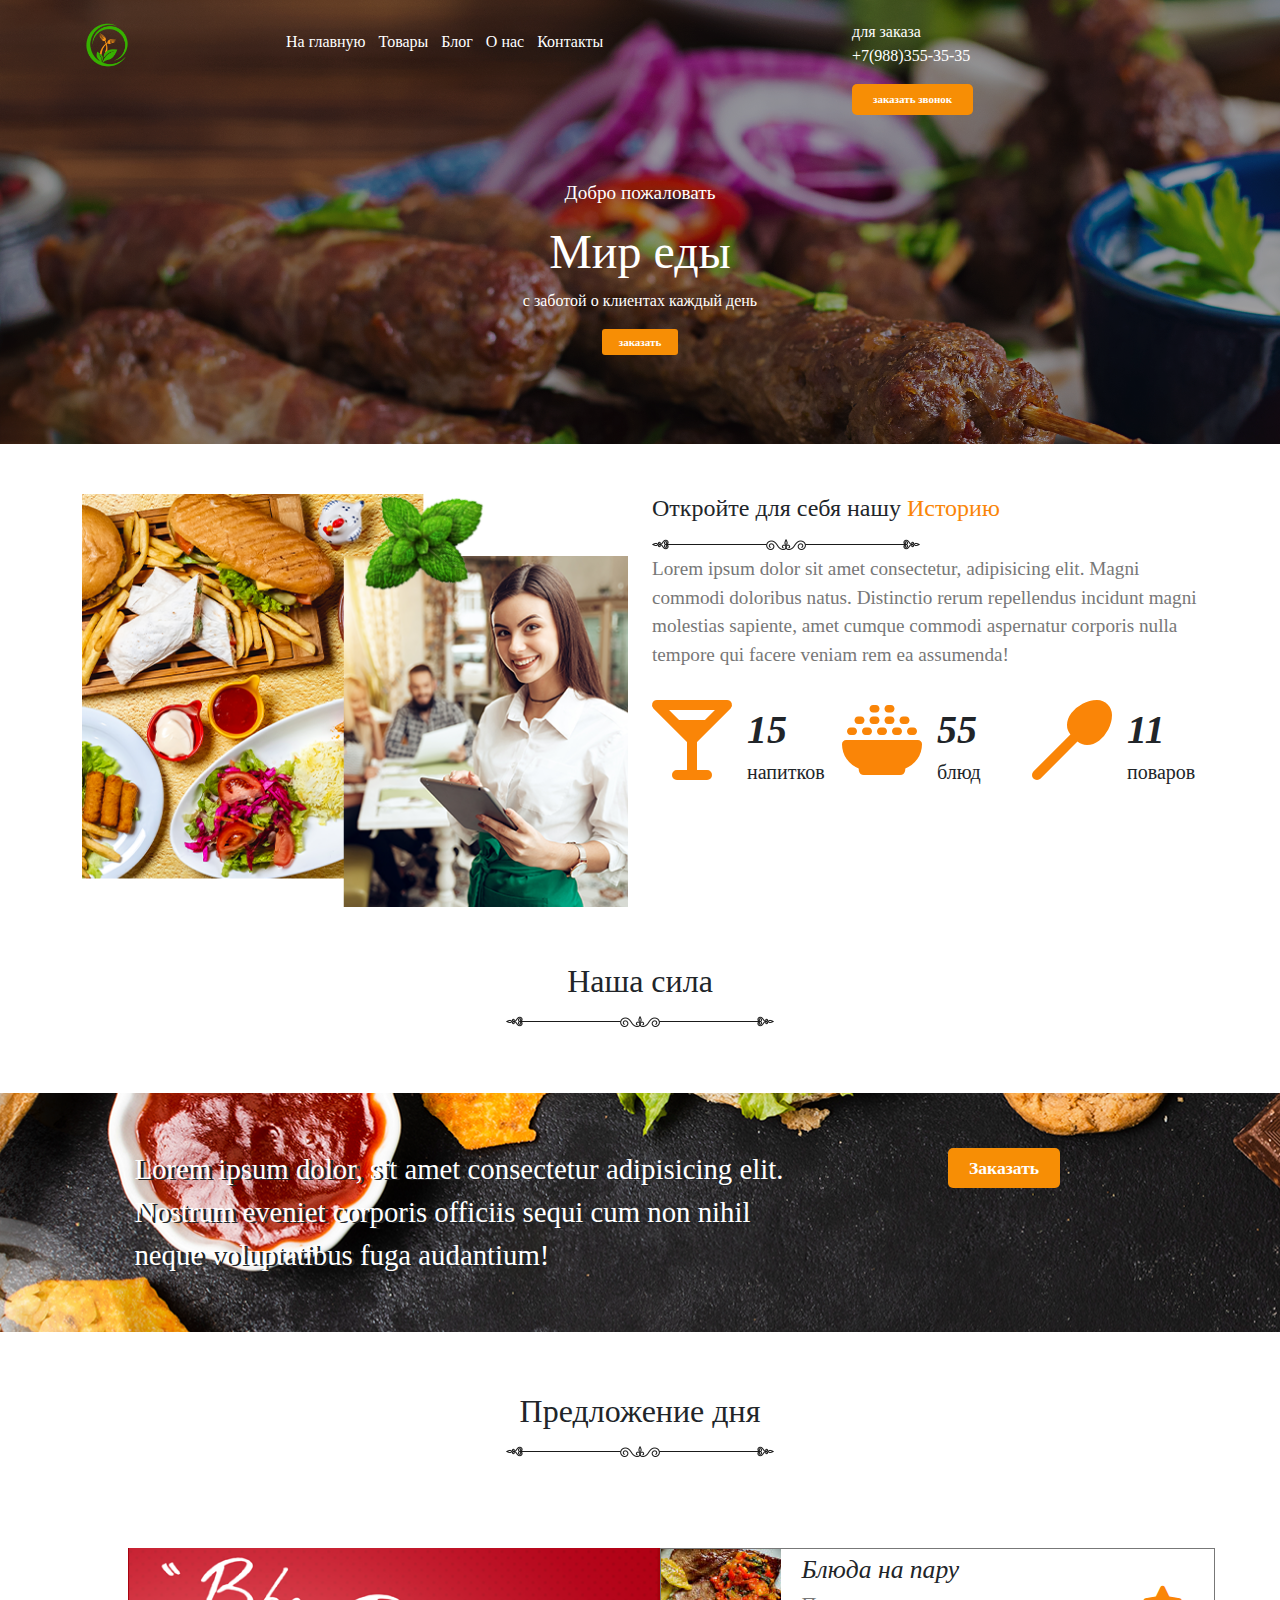
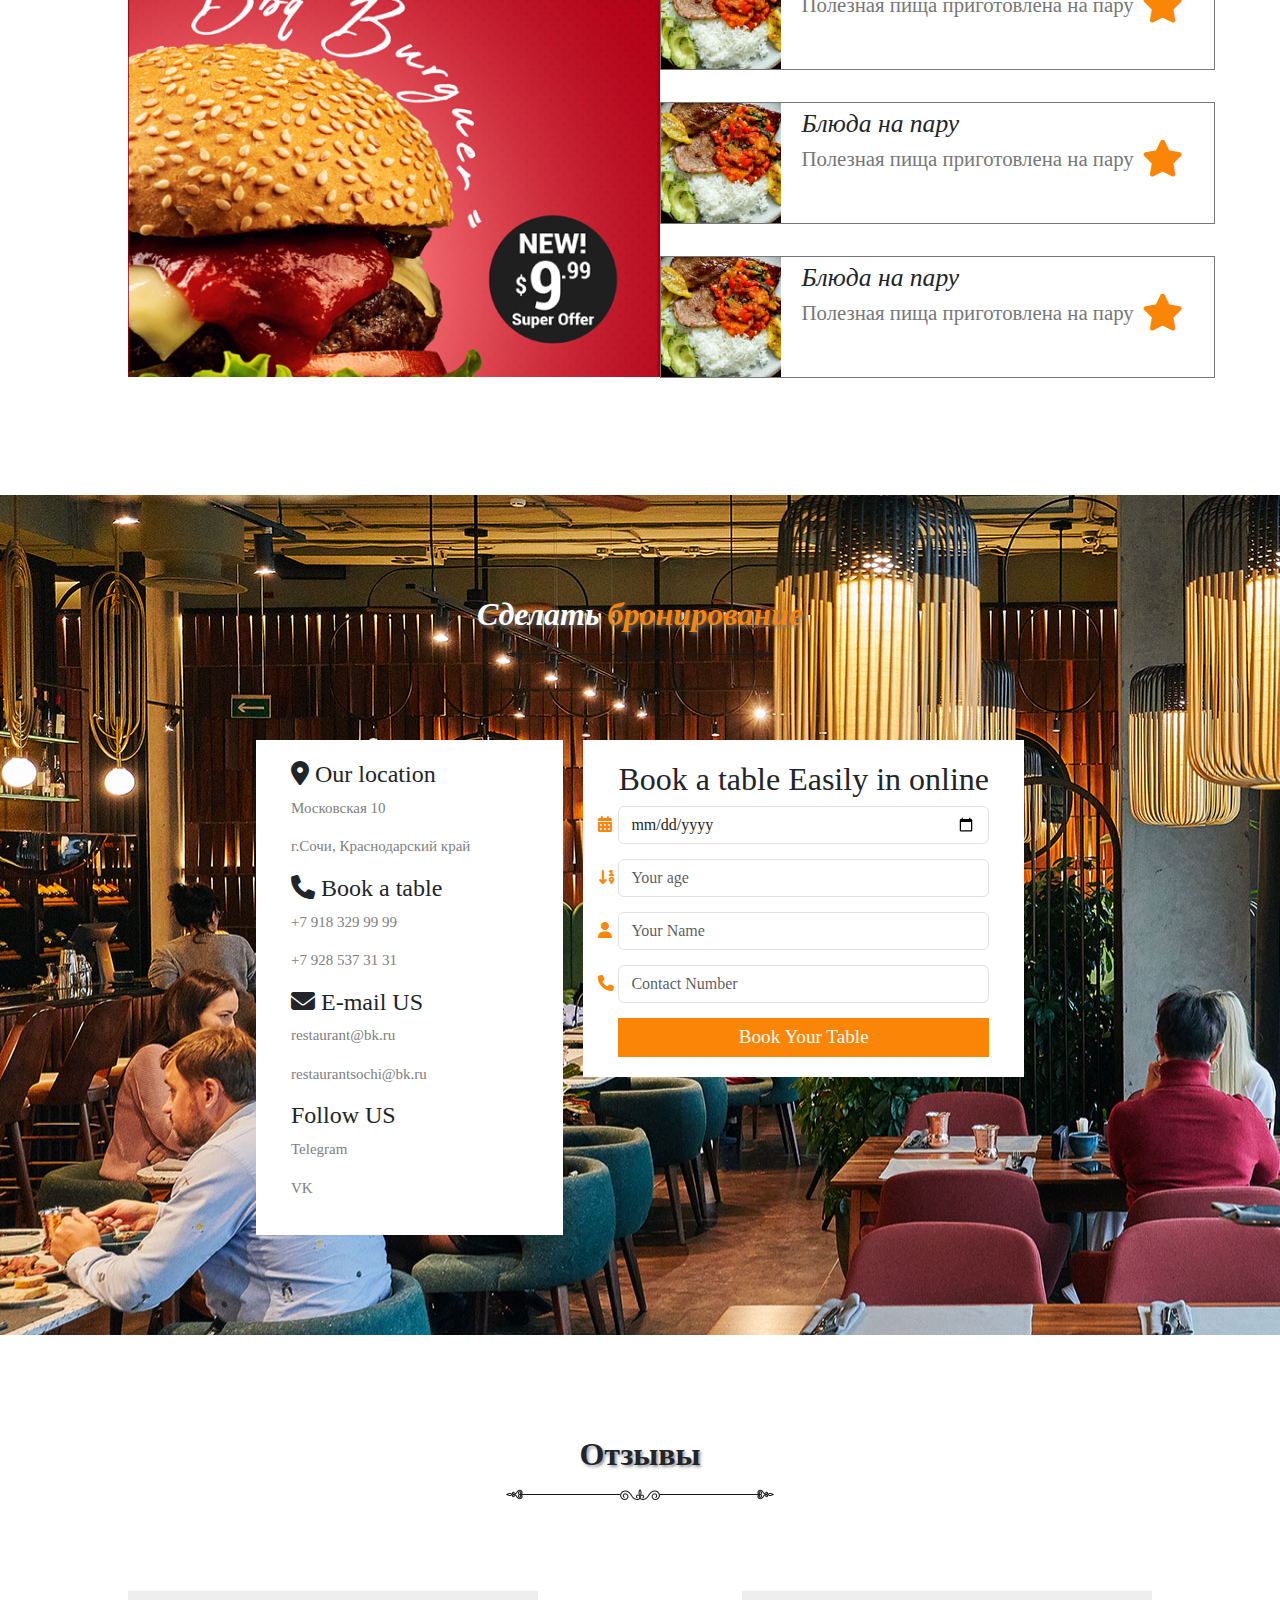
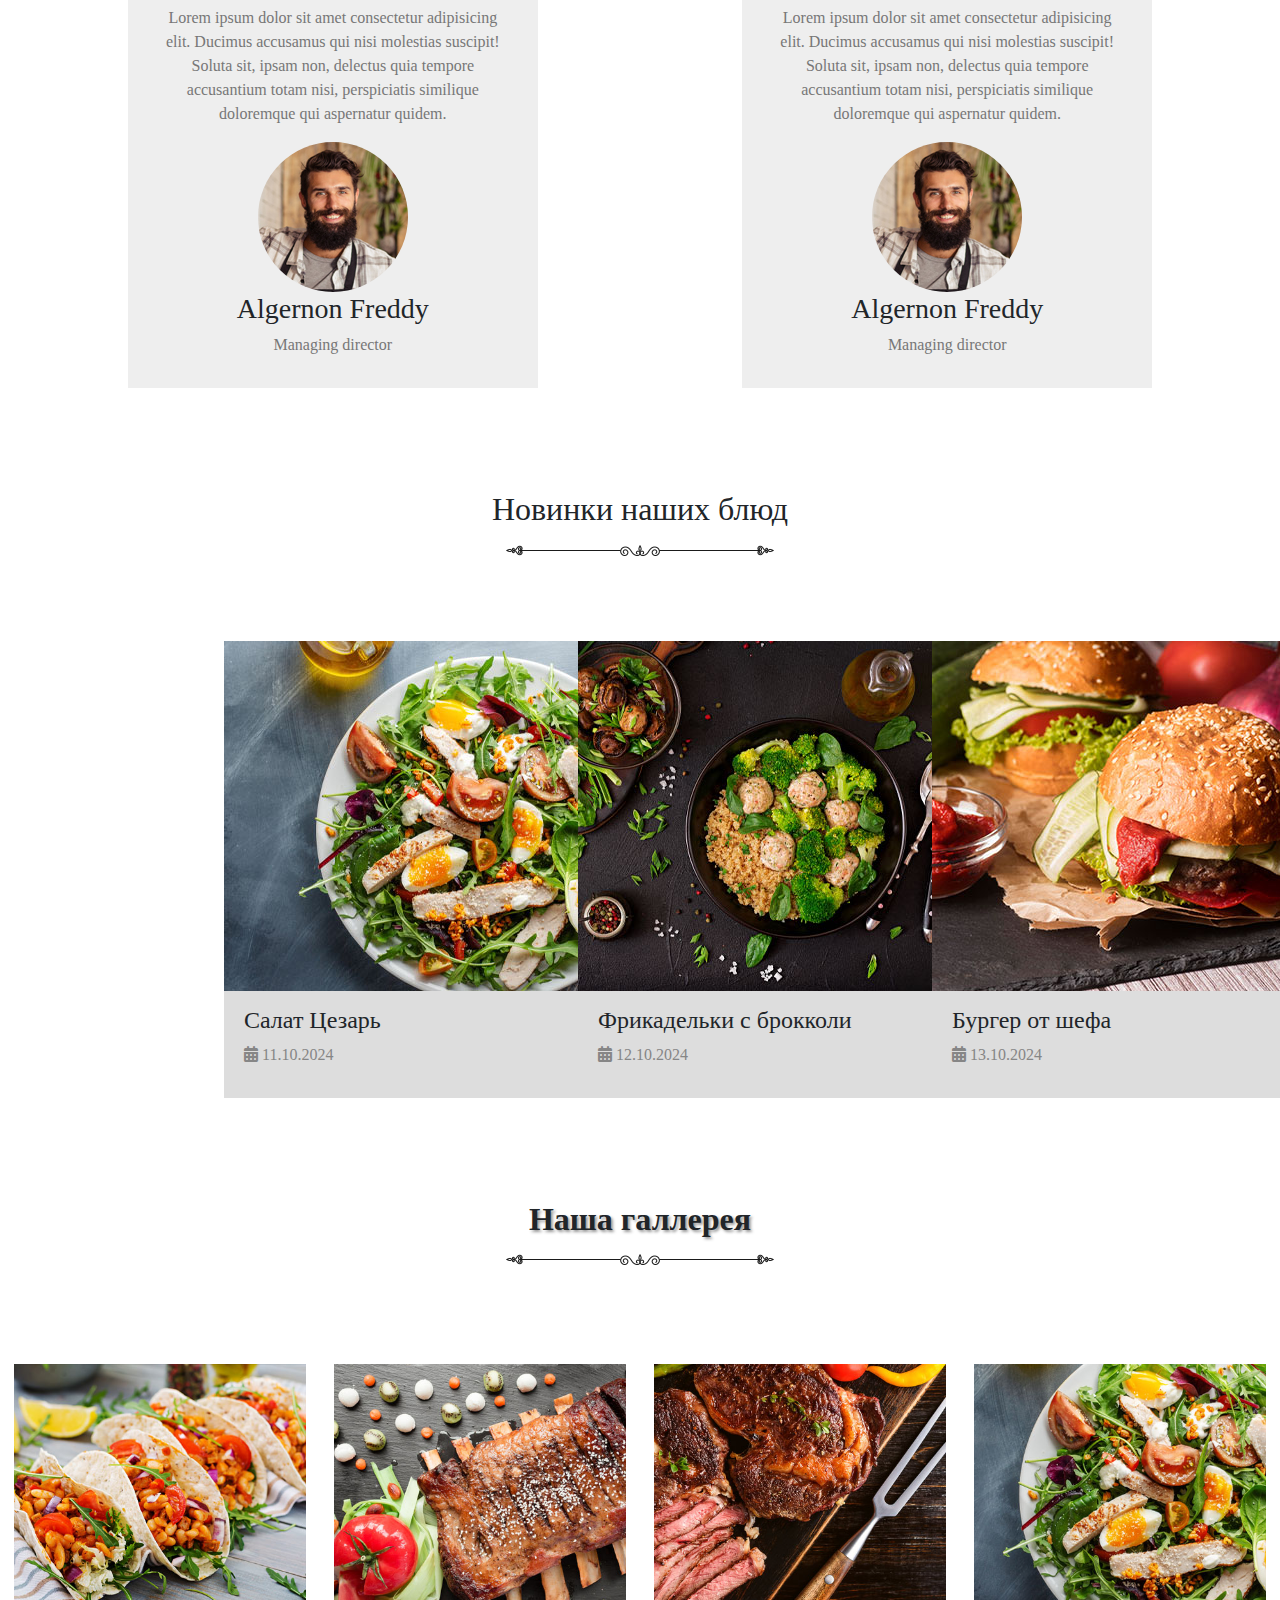
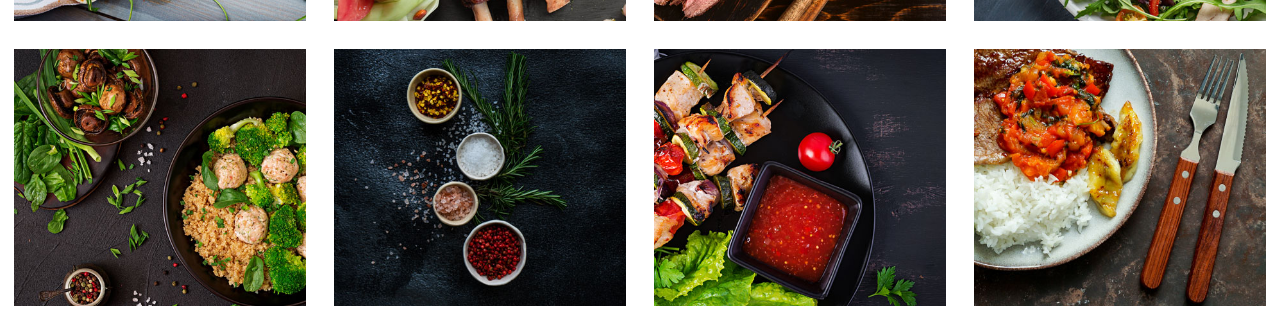
<file: index.html>
<!DOCTYPE html>
<html lang="ru">
<head>
    <meta charset="UTF-8">
    <meta name="viewport" content="width=device-width, initial-scale=1.0">
    <title>Главная страница сайта</title>
    <link rel="shortcut icon" href="favicon.ico" type="image/x-icon">
    <link rel="stylesheet" href="bootstrap/css/bootstrap.min.css">
    <link rel="stylesheet" href="css/main.css">
     <!-- our project just needs Font Awesome Solid + Brands -->
    <link href="fontawesome/css/fontawesome.css" rel="stylesheet" />
    <link href="fontawesome/css/brands.css" rel="stylesheet" />
    <link href="fontawesome/css/solid.css" rel="stylesheet" />
    <link rel="stylesheet" href="owlcarousel/dist/assets/owl.carousel.min.css" />
</head>
<body>
    <section class="big-banner">
        <div class="container header">
            <div class="row">
                <div class="col-2 logo">
                    <img src="img/logo.png"  />
                </div>
                <nav class="col-6 main-nav-menu">
                    <a href="">На главную</a>
                    <a href="">Товары</a>
                    <a href="">Блог</a>
                    <a href="#our-strength">О нас</a>
                    <a href="contact.html">Контакты</a>
                </nav>
                <div class="col-3 phone-block">
                    <p>для заказа<br>
                        <a href="#">+7(988)355-35-35</a>
                    </p>
                    <p class="button-call-header">
                        <button>заказать звонок</button>
                    </p>
                </div>
            </div>
            <div class="row">
                <div class="col-12 text-banner">
                    <p>Добро пожаловать</p>
                    <h2>Мир еды</h2>
                    <p>с заботой о клиентах каждый день</p>
                    <button>заказать</button>
                </div>
            </div>
        </div>
    </section>
    <section class="about container">
        <div class="row">
            <div class="about-bg col-6">
                <img src="img/about-bg-6-2.png" alt="">
            </div>
            <div class="col-6 our-story">
                <h4>Откройте для себя нашу <span>Историю</span></h4>
                <img src="img/sec-title-1.png" alt="">
                <p class="main-text">Lorem ipsum dolor sit amet consectetur, adipisicing elit. Magni commodi doloribus natus. Distinctio rerum repellendus incidunt magni molestias sapiente, amet cumque commodi aspernatur corporis nulla tempore qui facere veniam rem ea assumenda!</p>
                <div class="row icon-block">
                    <div class="col-4">
                        <div class="row">
                            <p class=" col-6 icon-container">
                                <i class="fa-solid fa-martini-glass"></i>
                            </p>
                            <div class="col-6">
                                <span class="number">15</span>
                                <h5>напитков</h5>
                            </div>
                        </div>
                    </div>
                    <div class="col-4">
                        <div class="row">
                            <p class=" col-6 icon-container">
                                <i class="fa-solid fa-bowl-rice"></i>
                            </p>
                            <div class="col-6">
                                <span class="number">55</span>
                                <h5>блюд</h5>
                            </div>
                        </div>
                    </div>
                    <div class="col-4">
                        <div class="row">
                            <p class=" col-6 icon-container">
                            <i class="fa-solid fa-spoon"></i>
                        </p>
                        <div class="col-6">
                            <span class="number">11</span>
                            <h5>поваров</h5>
                        </div>
                    </div>
                </div>
            </div>
        </div>
    </section>
    <section id="our-strength" class="our-strength">
        <div class="container">
            <div class="top-header">
                <h2>Наша сила</h2>
                <img src="img/sec-title-1.png" alt="">
            </div>
            <div class="row items-block owl-carousel owl-theme">
                <div class=" items-element item" >
                    <div class="i-container">
                        <i class="fa-solid fa-cake-candles"></i> 
                    </div>
                    <h3>Дни рождения</h3>
                    <p>Synergistically envisioneer client centered functionalities for go forward data world.</p>
                </div>
                <div class=" items-element item" >
                    <div class="i-container">
                        <i class="fa-solid fa-bowl-rice"></i> 
                    </div>
                    <h3>Банкеты</h3>
                    <p>Synergistically envisioneer client centered functionalities for go forward data world.</p>
                </div>
                <div class=" items-element item" >
                    <div class="i-container">
                        <i class="fa-solid fa-champagne-glasses"></i> 
                    </div>
                    <h3>Свадьбы</h3>
                    <p>Synergistically envisioneer client centered functionalities for go forward data world.</p>
                </div>
            </div>
        </div>
    </section>
    <section class="business-lunch">
        <div class="my-container">
            <div class="business-text">
                Lorem ipsum dolor, sit amet consectetur adipisicing elit. <br>Nostrum eveniet corporis officiis sequi cum non nihil neque voluptatibus fuga audantium!
            </div>
            <div class="business-button">
                <button>Заказать</button>
            </div>
        </div>
    </section>
    <section class="daily-offers">
        <div class="header">
            <h2>Предложение дня</h2>
            <img src="img/sec-title-1.png" alt="">
        </div>
        <div class="my-container">
            <div class="banner-burger">
                
            </div>
            <div class="items-block">
                <div class="item">
                    <div class="item-img">
                        <img src="img/daily-offer-item-img-1.jpg" alt="">
                    </div>
                    <div class="item-text">
                        <p>Блюда на пару</p>
                        <p>Полезная пища приготовлена на пару</p>
                    </div>
                    <div class="item-icon">
                        <i class="fa-solid fa-star"></i>
                    </div>
                </div>
                <div class="item"><div class="item-img">
                    <img src="img/daily-offer-item-img-1.jpg" alt="">
                </div>
                <div class="item-text">
                    <p>Блюда на пару</p>
                    <p>Полезная пища приготовлена на пару</p>
                </div>
                <div class="item-icon">
                    <i class="fa-solid fa-star"></i>
                </div></div>
                <div class="item"><div class="item-img">
                    <img src="img/daily-offer-item-img-1.jpg" alt="">
                </div>
                <div class="item-text">
                    <p>Блюда на пару</p>
                    <p>Полезная пища приготовлена на пару</p>
                </div>
                <div class="item-icon">
                    <i class="fa-solid fa-star"></i>
                </div></div>
            </div>
        </div>
    </section>
    <section class="reservation">
        <div class="header">
            <h2> Сделать <span>бронирование</span></h2>
            <img src="img/sec-title-1.png">


        </div>
        <div class="my-container">
            <div class="contact-info">
                <div class="our-location">
                    <h4><i class="fa-solid fa-location-dot"> </i> Our location</h4>
                    <p>Московская 10</p>
                    <p>г.Сочи, Краснодарский край</p>
                </div>
                <div class="bool-a_table">
                    <h4><i class="fa-solid fa-phone"></i> Book a table</h4>
                    <p>+7 918 329 99 99</p>
                    <p>+7 928 537 31 31</p>
                </div>
                <div class="E-mail-US">
                    <h4><i class="fa-solid fa-envelope"></i> E-mail US</h4>
                    <p>restaurant@bk.ru</p>
                    <p>restaurantsochi@bk.ru</p>
                </div>
                <div class="Follow-US">
                    <h4>Follow US</h4>
                    <p>Telegram</p>
                    <p>VK</p>
                </div>
            </div>
            <div class="form-block">
                <form action="#" class="appointment-form1 px-10 py-10 px-sm-30 py-sm-30 px-xl-80 py-xl-80 bg-white">
                    <div class="form-title text-center mb-30">
                        <h2 class="text-font3">Book a table Easily in online</h2>
                    </div>
                    <div class="form-group mb-20">
                        <i class="fa-solid fa-calendar-days"></i>
                        <input type="date" class="form-control dateTime-pick" placeholder="Select Date &amp; Time" name="date">
                    </div>
                    <div class="form-group mb-20">
                        <i class="fa-solid fa-arrow-down-1-9"></i>
                        <input type="number" class="form-control" placeholder="Your age" name="age">
                    </div>
                    <div class="form-group mb-20">
                        <i class="fa-regular fa-user"></i>
                        <input type="text" class="form-control" placeholder="Your Name" name="your_name">
                    </div>
                    <div class="form-group mb-20">
                        <i class="fa-solid fa-phone"></i>
                        <input type="phone" class="form-control" placeholder="Contact Number" name="phone">
                    </div>
                    <div class="form-btn">
                        <button type="submit" class="vs-btn mask-style1 rounded-0 w-100">Book Your Table</button>
                    </div>
                </form>
            </div>
        </div>
    </section>
    <section class="reviews">
        <div class="header">
            <h2>
                Отзывы
            </h2> 
            <img src="img/sec-title-1.png" alt="Изображение для подчеркивания заголовка">
    
        </div>
        <div class="container-reviews">
        <div class="review-item">
            <p>
                Lorem ipsum dolor sit amet consectetur adipisicing elit. Ducimus accusamus qui nisi molestias suscipit! Soluta sit, ipsam non, delectus quia tempore accusantium totam nisi, perspiciatis similique doloremque qui aspernatur quidem.
            </p>
            <img src="img/testimonial-author-2-1.jpg" alt="Аватар">
            <h3>
                Algernon Freddy
            </h3>
            <p>
                Managing director
            </p>
        </div>
        <div class="review-item">
            <p>
                Lorem ipsum dolor sit amet consectetur adipisicing elit. Ducimus accusamus qui nisi molestias suscipit! Soluta sit, ipsam non, delectus quia tempore accusantium totam nisi, perspiciatis similique doloremque qui aspernatur quidem.
            </p>
            <img src="img/testimonial-author-2-1.jpg" alt="Аватар">
            <h3>
                Algernon Freddy
            </h3>
            <p>
                Managing director
            </p>
        </div>

        </div>
     </section>
     <section class = "Our-Food-News"> 
        <div class ="header">
            <h2>
                Новинки наших блюд 
            </h2>
            <img src="img/sec-title-1.png" alt="">
        </div>
        <div class="Food-conteiner">
            <div class="Food-card">
                <img src="img/blog-img-2-1.jpg" alt="">
                <div class="item--Food-text">
                
                <h4>
                    Салат Цезарь
                </h4>
                <p>
                    <i class="fa-regular fa-calendar-days">

                    </i>
                    11.10.2024
                </p>
                </div>
            </div>
            <div class="Food-card">
                <img src="img/blog-img-2-3.jpg" alt="">
                <div class="item--Food-text">
                <h4>
                    Фрикадельки с брокколи
                </h4>
                <p>
                    <i class="fa-regular fa-calendar-days">

                    </i>
                    12.10.2024
                </p>
            </div>
            </div>
            <div class="Food-card">
                <img src="img/blog-img-2-2.jpg" alt="">
                <div class="item--Food-text">
                <h4>
                    Бургер от шефа
                </h4>
                <p>
                    <i class="fa-regular fa-calendar-days">

                    </i>
                    13.10.2024
                </p>
            </div>
            </div>
        </div>
    </section>
    <section class="our-gallery">
        <div class="header">
            <h2>Наша галлерея</h2>
            <img src="img/sec-title-1.png" alt="">
        </div>
        <div class="img-container">
            <div class="gallery-img">
                <img src="img/gallery-img-1-1.jpg" alt="gallery image">
                <div class="hover-block">
                    <h4>Вкусное блюдо</h4>
                    <p>Приготовлено из натуральных продуктов</p>
                </div>
            </div>
            <div class="gallery-img">
                <img src="img/gallery-img-1-2.jpg" alt="gallery image">
            </div>
            <div class="gallery-img">
                <img src="img/gallery-img-1-3.jpg" alt="gallery image">
            </div>
            <div class="gallery-img">
                <img src="img/gallery-img-1-4.jpg" alt="gallery image">
            </div>
            <div class="gallery-img">
                <img src="img/gallery-img-1-5.jpg" alt="gallery image">
            </div>
            <div class="gallery-img">
                <img src="img/gallery-img-1-6.jpg" alt="gallery image">
            </div>
            <div class="gallery-img">
                <img src="img/gallery-img-1-7.jpg" alt="gallery image">
            </div>
            <div class="gallery-img">
                <img src="img/gallery-img-1-8.jpg" alt="gallery image">
            </div>
        </div>
    </section>
    <script
    src="https://code.jquery.com/jquery-3.7.1.min.js"
    integrity="sha256-/JqT3SQfawRcv/BIHPThkBvs0OEvtFFmqPF/lYI/Cxo="
    crossorigin="anonymous"></script>
<script src="owlcarousel/dist/owl.carousel.min.js"></script>
<script src="js/main.js"></script>

</body>
</html>
</file>
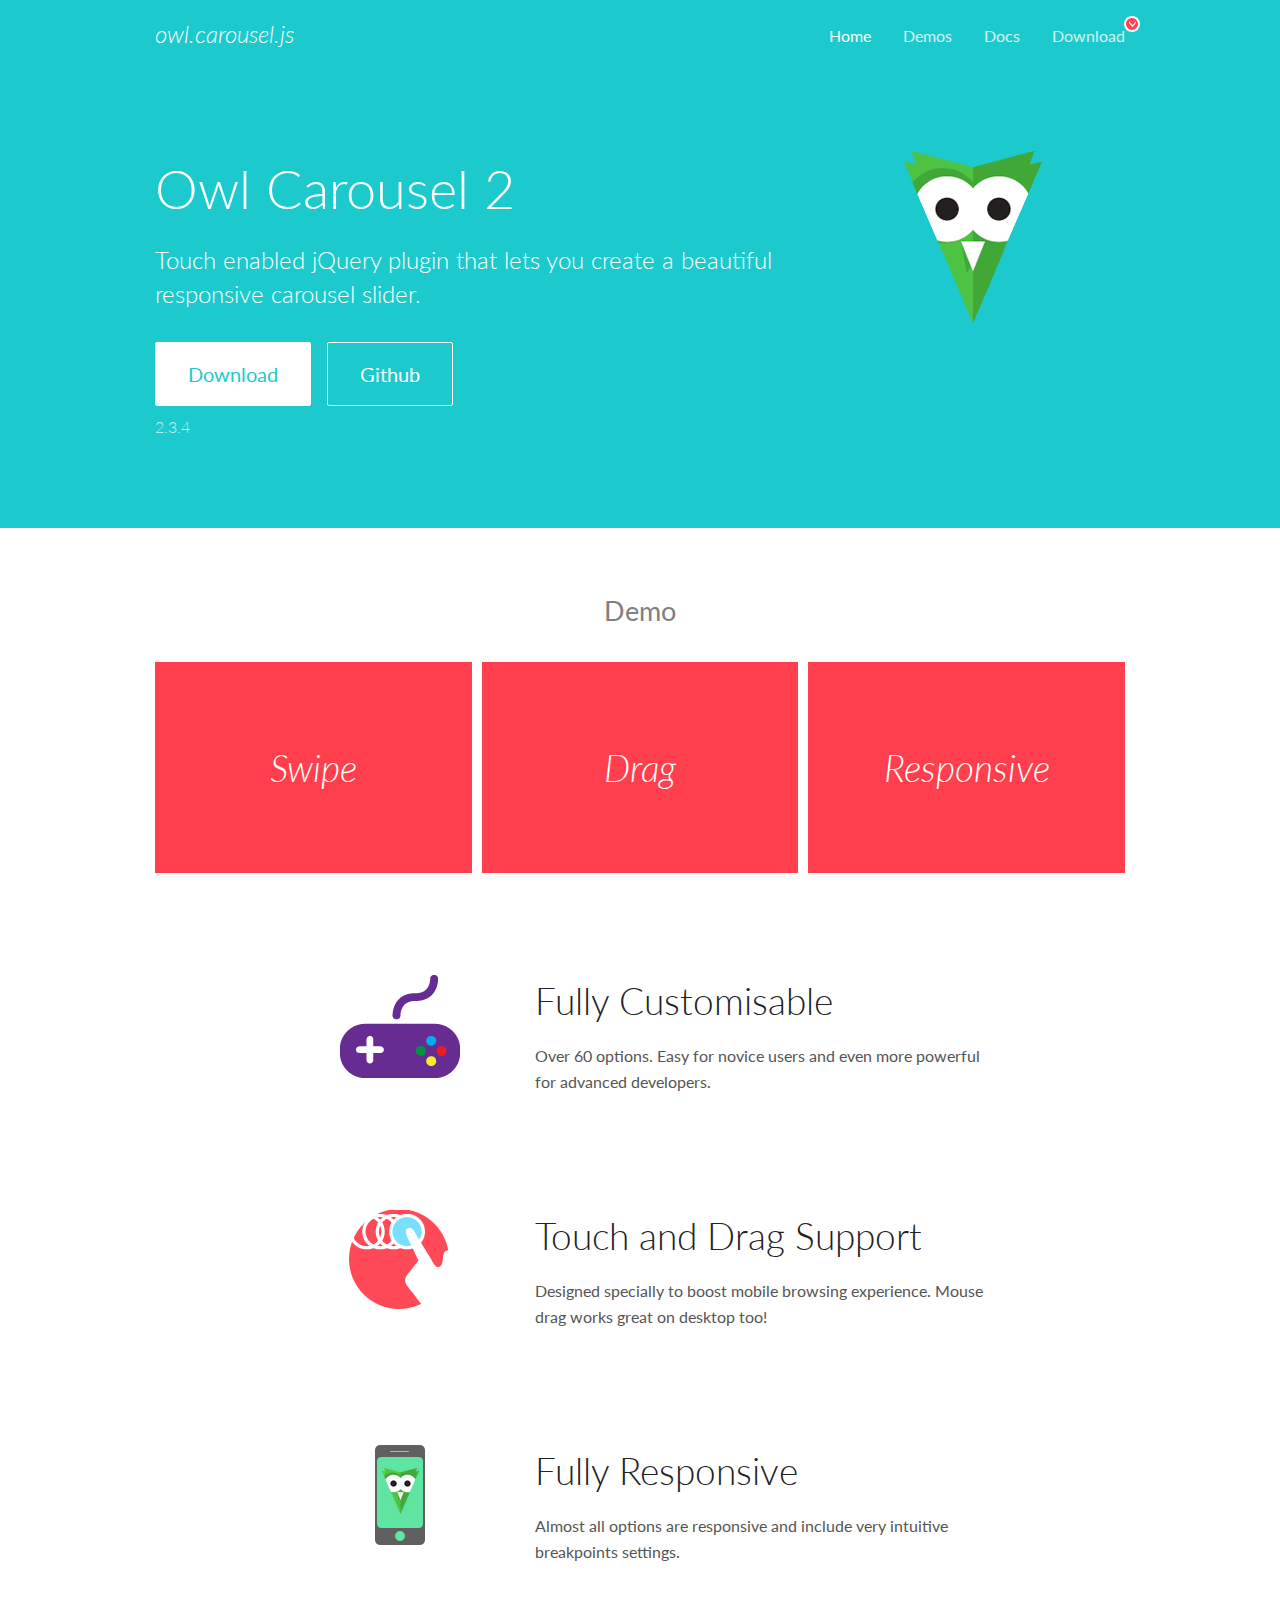
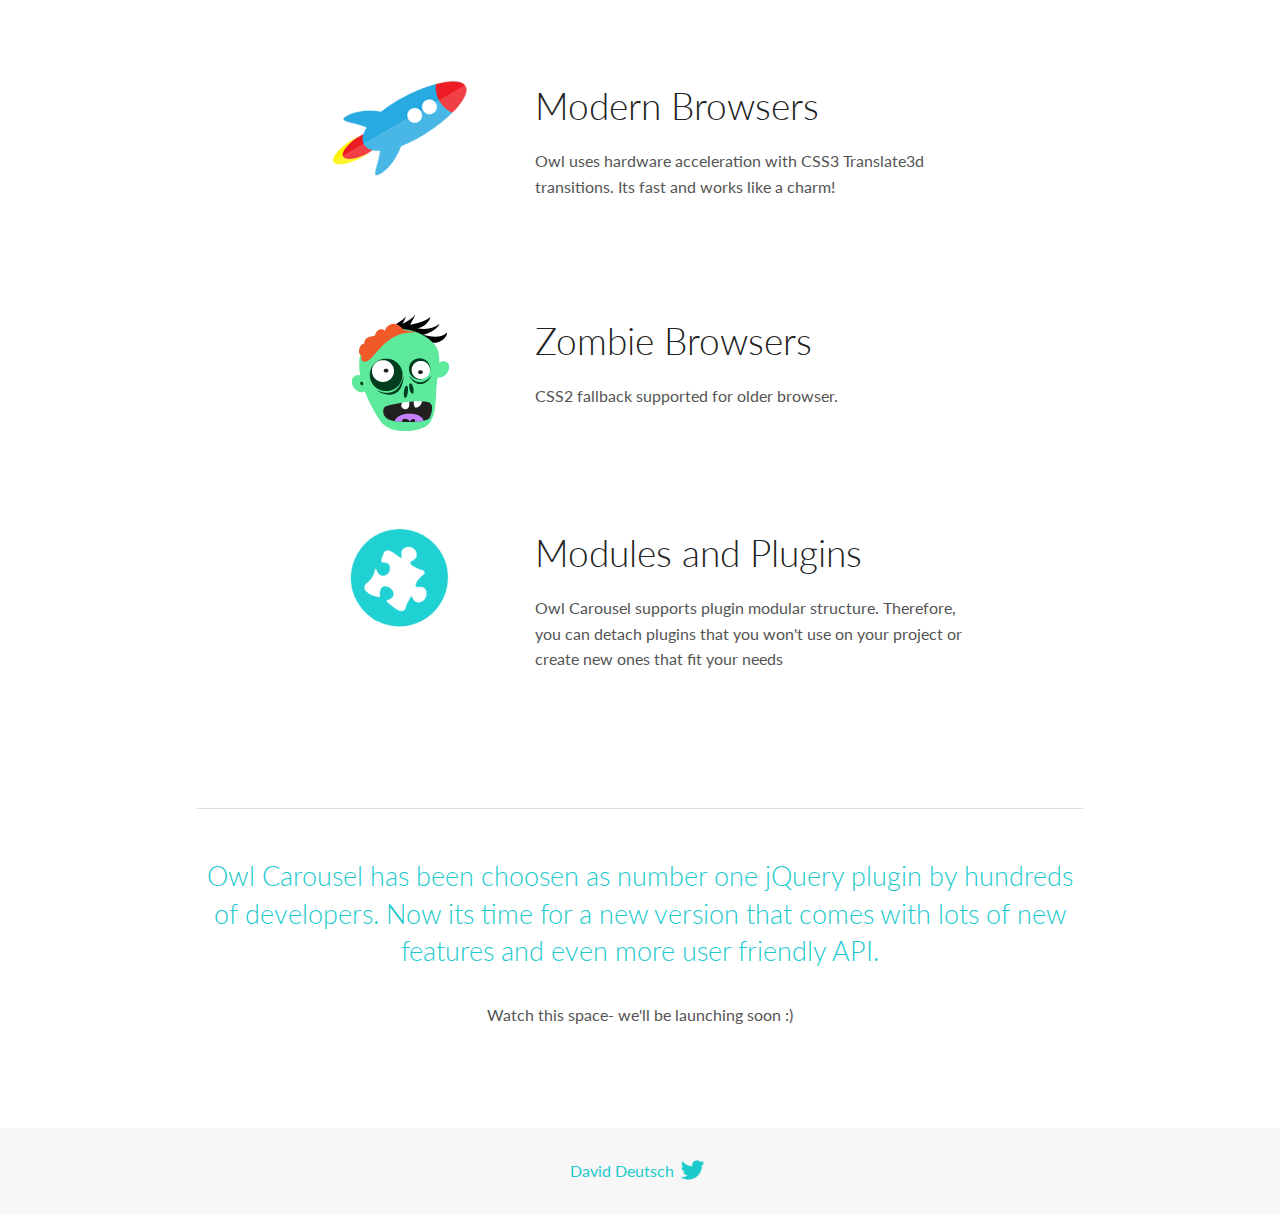
<file: owlcarousel/docs/index.html>
<!DOCTYPE html>
<html lang="en">
  <head>

    <!-- head -->
    <meta charset="utf-8">
    <meta name="msapplication-tap-highlight" content="no" />
    <meta name="viewport" content="width=device-width, initial-scale=1.0" />
    <meta name="description" content="Touch enabled jQuery plugin that lets you create beautiful responsive carousel slider.">
    <meta name="author" content="David Deutsch">
    <title>
      Home | Owl Carousel | 2.3.4
    </title>

    <!-- Stylesheets -->
    <link href='https://fonts.googleapis.com/css?family=Lato:300,400,700,400italic,300italic' rel='stylesheet' type='text/css'>
    <link rel="stylesheet" href="assets/css/docs.theme.min.css">

    <!-- Owl Stylesheets -->
    <link rel="stylesheet" href="assets/owlcarousel/assets/owl.carousel.min.css">
    <link rel="stylesheet" href="assets/owlcarousel/assets/owl.theme.default.min.css">

    <!-- HTML5 shim and Respond.js IE8 support of HTML5 elements and media queries -->

    <!--[if lt IE 9]>
      <script src="https://oss.maxcdn.com/libs/html5shiv/3.7.0/html5shiv.js"></script>
      <script src="https://oss.maxcdn.com/libs/respond.js/1.3.0/respond.min.js"></script>
    <![endif]-->

    <!-- Favicons -->
    <link rel="apple-touch-icon-precomposed" sizes="144x144" href="assets/ico/apple-touch-icon-144-precomposed.png">
    <link rel="shortcut icon" href="assets/ico/favicon.png">
    <link rel="shortcut icon" href="favicon.ico">

    <!-- Yeah i know js should not be in header. Its required for demos.-->

    <!-- javascript -->
    <script src="assets/vendors/jquery.min.js"></script>
    <script src="assets/owlcarousel/owl.carousel.js"></script>
  </head>
  <body>

    <!-- header -->
    <header class="header">
      <div class="row">
        <div class="large-12 columns">
          <div class="brand left">
            <h3>
              <a href="/OwlCarousel2/">owl.carousel.js</a> 
            </h3>
          </div>
          <a id="toggle-nav" class="right">
            <span></span> <span></span> <span></span> 
          </a> 
          <div class="nav-bar">
            <ul class="clearfix">
              <li class="active">
                <a href="/OwlCarousel2/index.html">Home</a> 
              </li>
              <li> <a href="/OwlCarousel2/demos/demos.html">Demos</a>  </li>
              <li> <a href="/OwlCarousel2/docs/started-welcome.html">Docs</a>  </li>
              <li>
                <a href="https://github.com/OwlCarousel2/OwlCarousel2/archive/2.3.4.zip">Download</a> 
                <span class="download"></span> 
              </li>
            </ul>
          </div>
        </div>
      </div>
    </header>

    <!-- home panel -->
    <section id="hero">
      <div class="row">
        <div class="large-8 medium-8 columns">
          <h1>Owl Carousel 2</h1>
          <h4>Touch enabled jQuery plugin that lets you create a beautiful responsive carousel slider.</h4>
          <a href="https://github.com/OwlCarousel2/OwlCarousel2/archive/2.3.4.zip" class="hero-button">Download</a> 
          <a href="https://github.com/OwlCarousel2/OwlCarousel2" class="hero-button outline">Github</a> 
          <p>2.3.4</p>
        </div>
        <div class="large-4 medium-4 columns">
          <img class="owl-logo" src="assets/img/owl-logo.png" alt="mr. Owl">
        </div>
      </div>
    </section>

    <!-- body -->
    <div class="home-demo">
      <div class="row">
        <div class="large-12 columns">
          <h3>Demo</h3>
          <div class="owl-carousel">
            <div class="item">
              <h2>Swipe</h2>
            </div>
            <div class="item">
              <h2>Drag</h2>
            </div>
            <div class="item">
              <h2>Responsive</h2>
            </div>
            <div class="item">
              <h2>CSS3</h2>
            </div>
            <div class="item">
              <h2>Fast</h2>
            </div>
            <div class="item">
              <h2>Easy</h2>
            </div>
            <div class="item">
              <h2>Free</h2>
            </div>
            <div class="item">
              <h2>Upgradable</h2>
            </div>
            <div class="item">
              <h2>Tons of options</h2>
            </div>
            <div class="item">
              <h2>Infinity</h2>
            </div>
            <div class="item">
              <h2>Auto Width</h2>
            </div>
          </div>
        </div>
      </div>
    </div>
    <script>
      var owl = $('.owl-carousel');
      owl.owlCarousel({
        margin: 10,
        loop: true,
        responsive: {
          0: {
            items: 1
          },
          600: {
            items: 2
          },
          1000: {
            items: 3
          }
        }
      })
    </script>

    <!-- features -->
    <div id="features">
      <div class="row">
        <div class="small-12 medium-9 small-centered columns">
          <section class="row feature">
            <div class="medium-4 small-12 columns">
              <img src="assets/img/feature-options.png" alt="">
            </div>
            <div class="medium-8 small-12 columns">
              <h2>Fully Customisable</h2>
              <p>Over 60 options. Easy for novice users and even more powerful for advanced developers.</p>
            </div>
          </section>
          <section class="row feature">
            <div class="medium-4 small-12 columns">
              <img src="assets/img/feature-drag.png" alt="">
            </div>
            <div class="medium-8 small-12 columns">
              <h2>Touch and Drag Support</h2>
              <p>Designed specially to boost mobile browsing experience. Mouse drag works great on desktop too!</p>
            </div>
          </section>
          <section class="row feature">
            <div class="medium-4 small-12 columns">
              <img src="assets/img/feature-responsive.png" alt="">
            </div>
            <div class="medium-8 small-12 columns">
              <h2>Fully Responsive</h2>
              <p>Almost all options are responsive and include very intuitive breakpoints settings.</p>
            </div>
          </section>
          <section class="row feature">
            <div class="medium-4 small-12 columns">
              <img src="assets/img/feature-modern.png" alt="">
            </div>
            <div class="medium-8 small-12 columns">
              <h2>Modern Browsers</h2>
              <p>Owl uses hardware acceleration with CSS3 Translate3d transitions. Its fast and works like a charm! </p>
            </div>
          </section>
          <section class="row feature">
            <div class="medium-4 small-12 columns">
              <img src="assets/img/feature-zombie.png" alt="">
            </div>
            <div class="medium-8 small-12 columns">
              <h2>Zombie Browsers</h2>
              <p>CSS2 fallback supported for older browser.</p>
            </div>
          </section>
          <section class="row feature">
            <div class="medium-4 small-12 columns">
              <img src="assets/img/feature-module.png" alt="">
            </div>
            <div class="medium-8 small-12 columns">
              <h2>Modules and Plugins</h2>
              <p>Owl Carousel supports plugin modular structure. Therefore, you can detach plugins that you won&#x27;t use on your project or create new ones that fit your needs</p>
            </div>
          </section>
        </div>
      </div>
    </div>

    <!-- footer -->
    <section id="teaser-text">
      <div class="row">
        <div class="small-12 medium-11 small-centered columns">
          <hr>
          <h3 id="owl-carousel-has-been-choosen-as-number-one-jquery-plugin-by-hundreds-of-developers-now-its-time-for-a-new-version-that-comes-with-lots-of-new-features-and-even-more-user-friendly-api-">Owl Carousel has been choosen as number one jQuery plugin by hundreds of developers. Now its time for a new version that comes with lots of new features and even more user friendly API.</h3>
          <p>Watch this space- we&#39;ll be launching soon :)</p>
        </div>
      </div>
    </section>

    <!-- footer -->
    <footer class="footer">
      <div class="row">
        <div class="large-12 columns">
          <h5>
            <a href="/OwlCarousel2/docs/support-contact.html">David Deutsch</a> 
            <a id="custom-tweet-button" href="https://twitter.com/share?url=https://github.com/OwlCarousel2/OwlCarousel2&text=Owl Carousel - This is so awesome! " target="_blank"></a> 
          </h5>
        </div>
      </div>
    </footer>

    <!-- vendors -->
    <script src="assets/vendors/highlight.js"></script>
    <script src="assets/js/app.js"></script>
  </body>
</html>
</file>
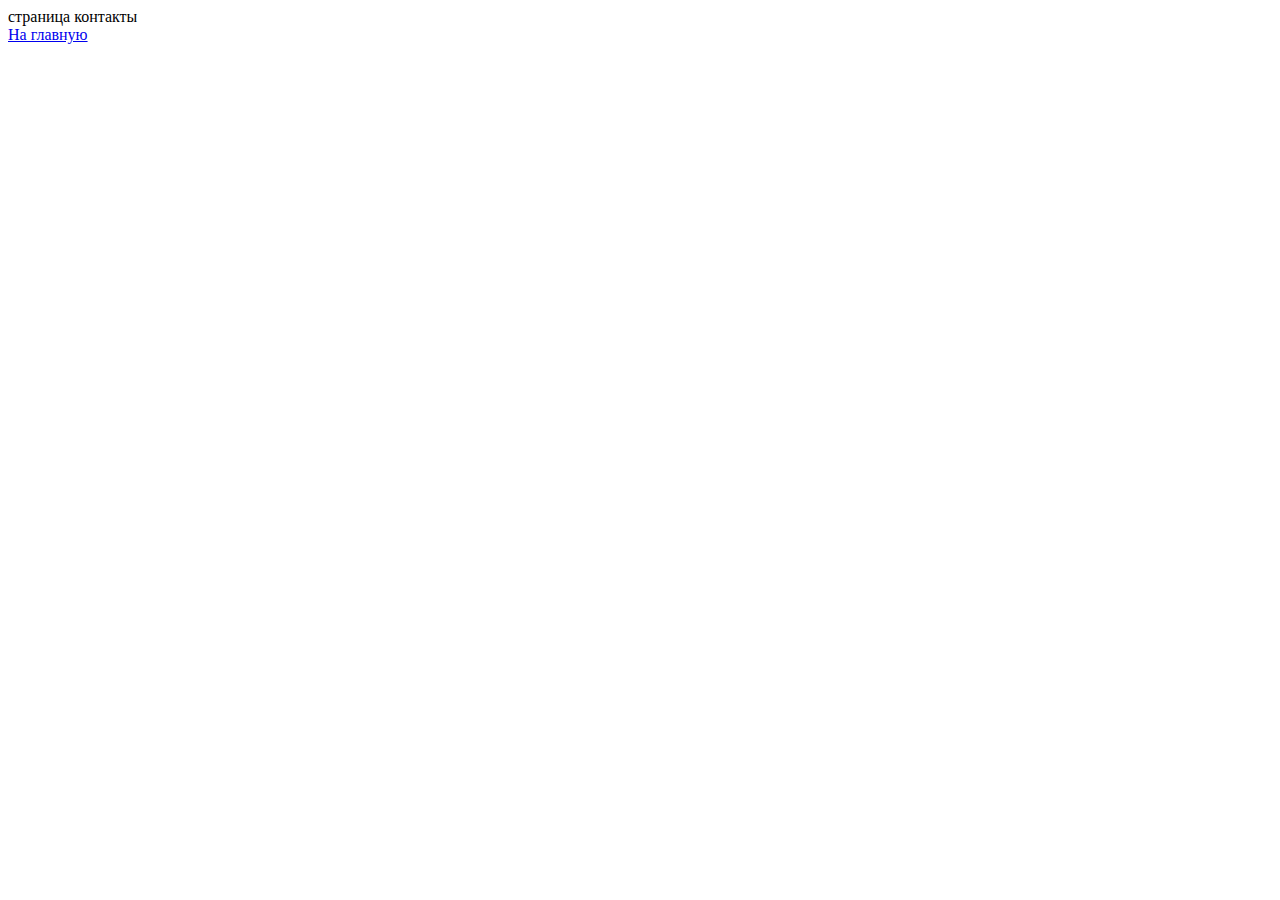
<file: contact.html>
<!DOCTYPE html>
<html lang="en">
<head>
    <meta charset="UTF-8">
    <meta name="viewport" content="width=device-width, initial-scale=1.0">
    <title>Document</title>
</head>
<body>
    <div>страница контакты</div>
    <a href="/">На главную</a>
</body>
</html>
</file>
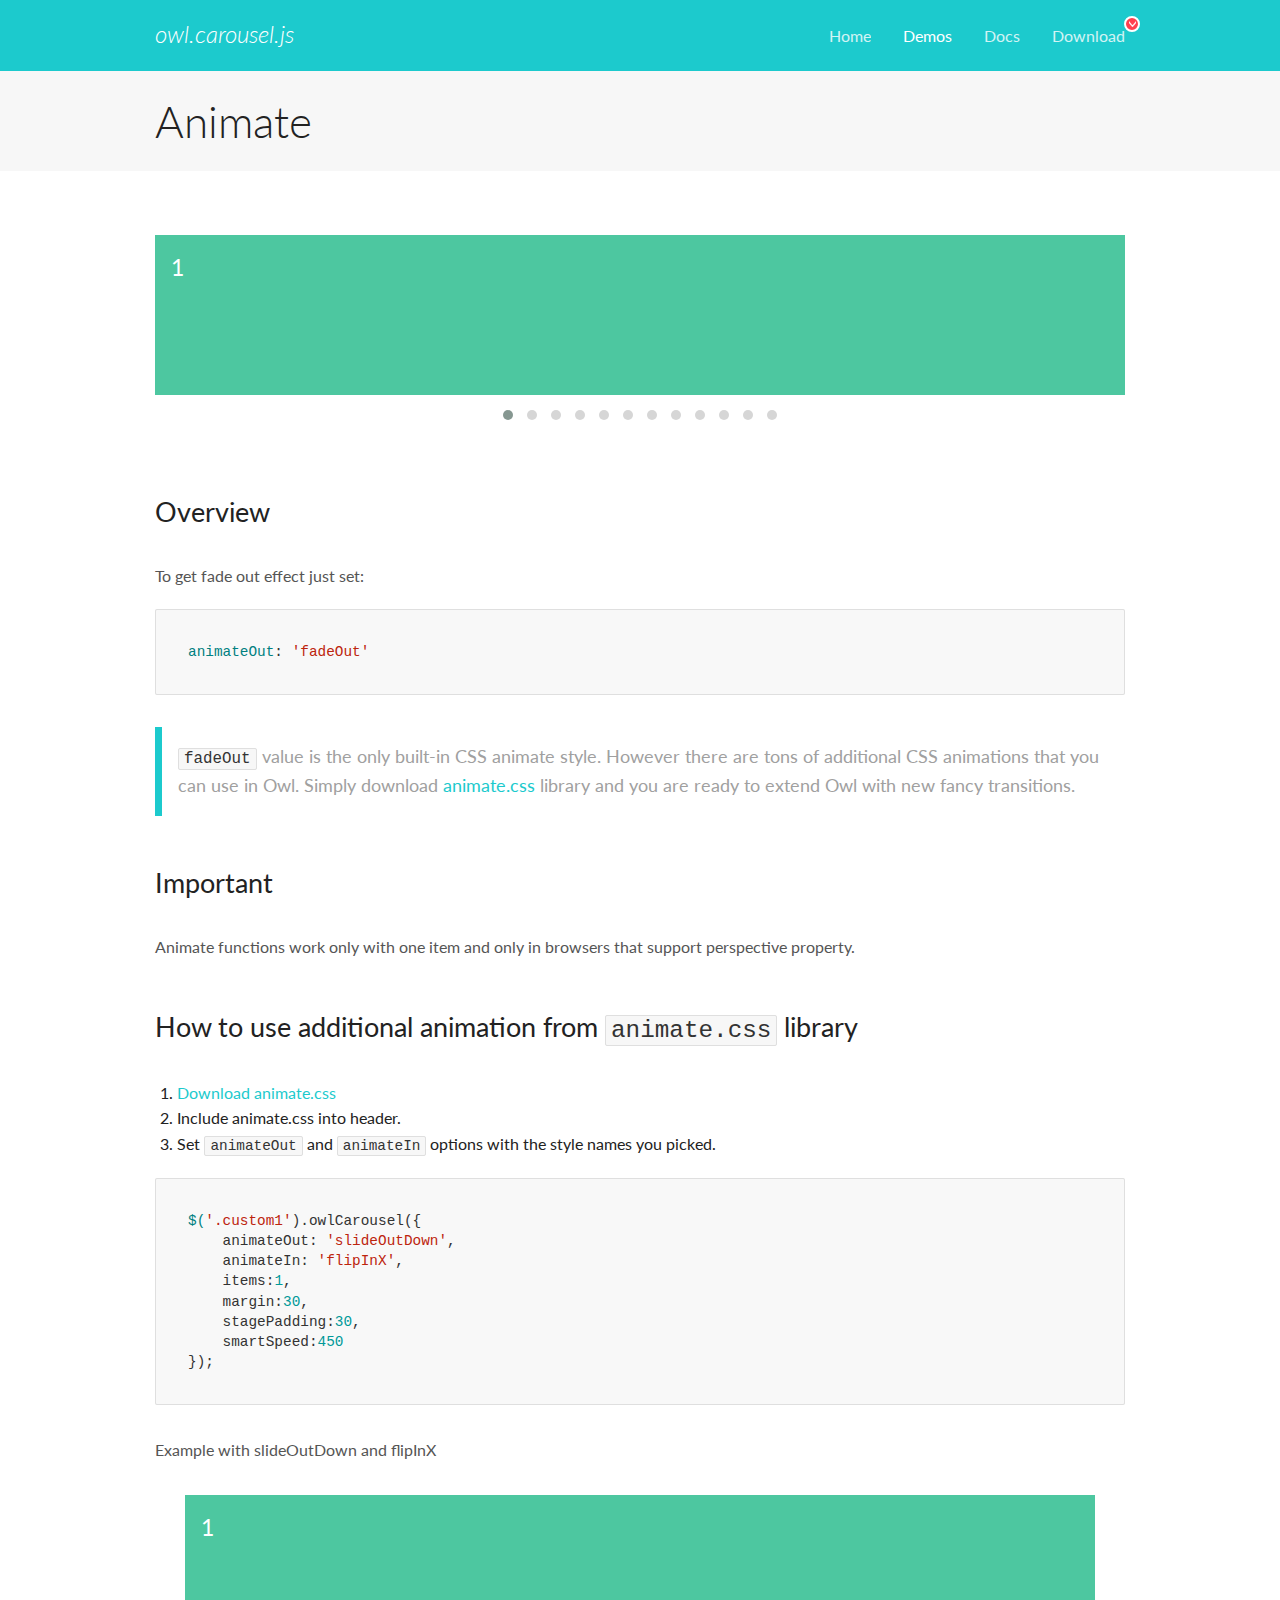
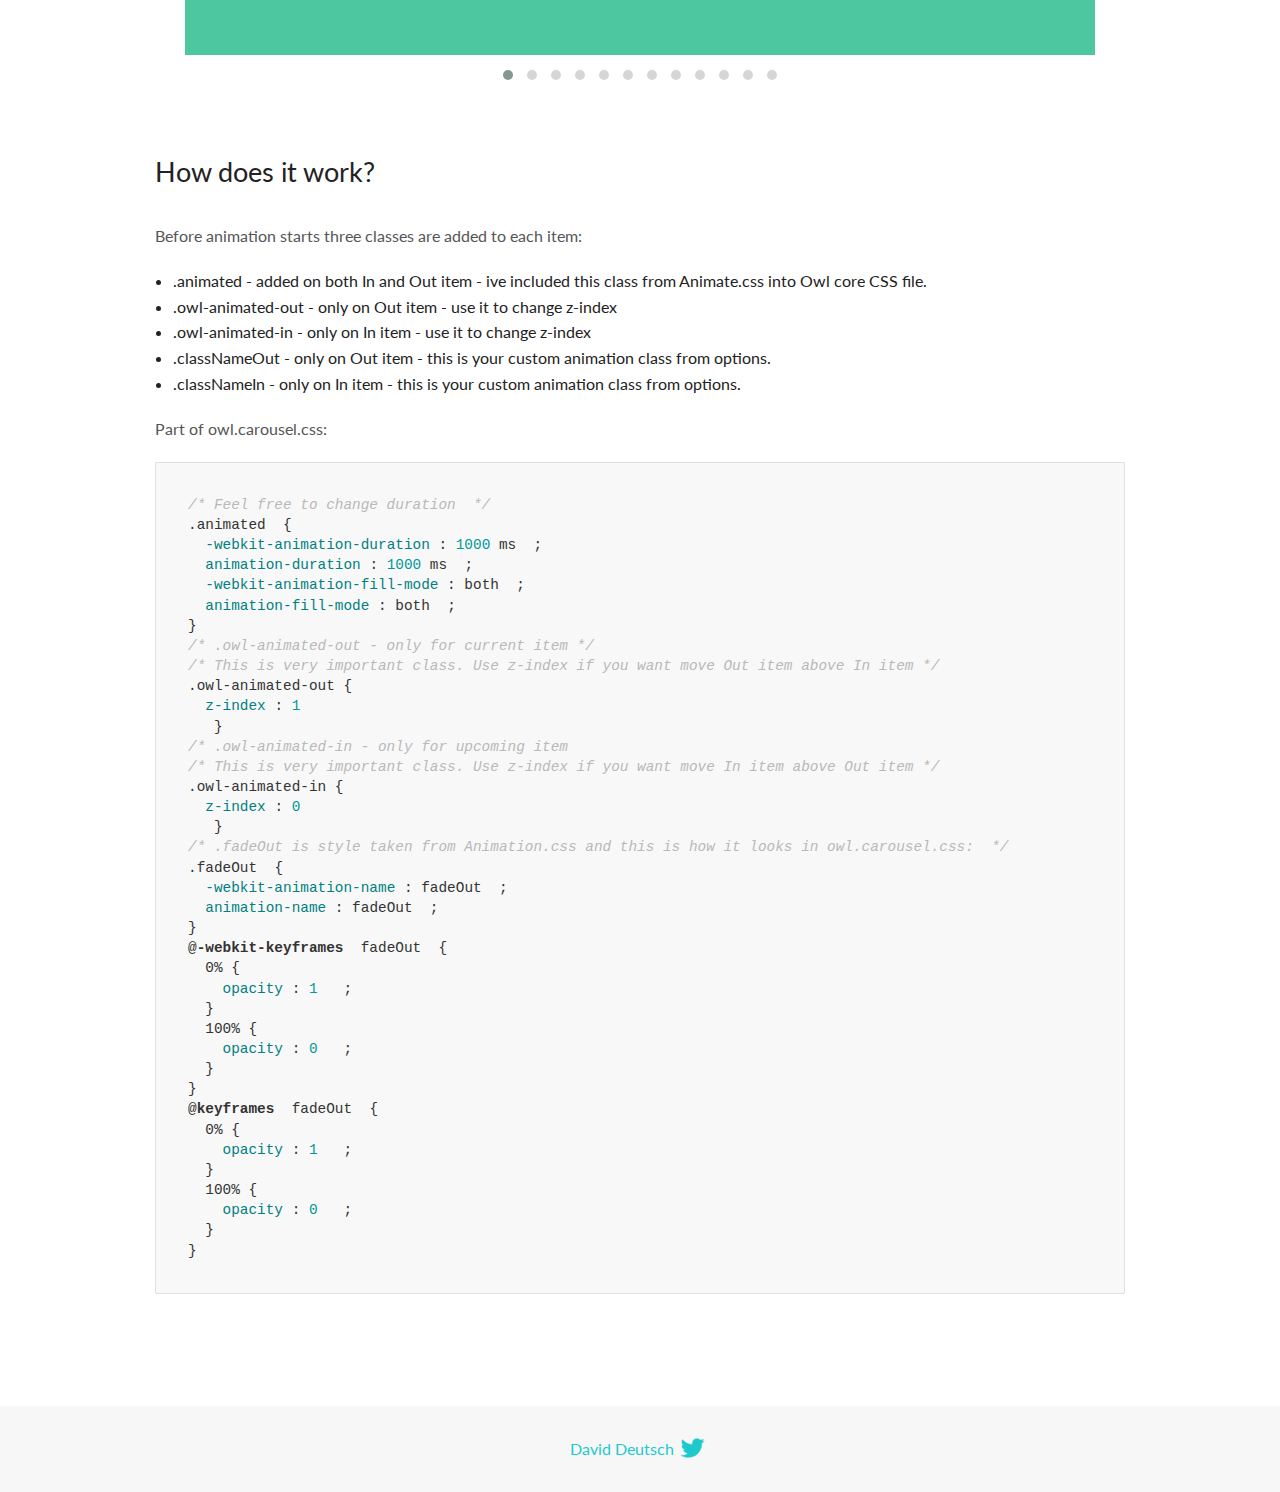
<file: owlcarousel/docs/demos/animate.html>
<!DOCTYPE html>
<html lang="en">
  <head>

    <!-- head -->
    <meta charset="utf-8">
    <meta name="msapplication-tap-highlight" content="no" />
    <meta name="viewport" content="width=device-width, initial-scale=1.0" />
    <meta name="description" content="Animate carousel">
    <meta name="author" content="David Deutsch">
    <title>
      Animate Demo | Owl Carousel | 2.3.4
    </title>

    <!-- Stylesheets -->
    <link href='https://fonts.googleapis.com/css?family=Lato:300,400,700,400italic,300italic' rel='stylesheet' type='text/css'>
    <link rel="stylesheet" href="../assets/css/docs.theme.min.css">

    <!-- Owl Stylesheets -->
    <link rel="stylesheet" href="../assets/owlcarousel/assets/owl.carousel.min.css">
    <link rel="stylesheet" href="../assets/owlcarousel/assets/owl.theme.default.min.css">

    <!-- HTML5 shim and Respond.js IE8 support of HTML5 elements and media queries -->

    <!--[if lt IE 9]>
      <script src="https://oss.maxcdn.com/libs/html5shiv/3.7.0/html5shiv.js"></script>
      <script src="https://oss.maxcdn.com/libs/respond.js/1.3.0/respond.min.js"></script>
    <![endif]-->

    <!-- Favicons -->
    <link rel="apple-touch-icon-precomposed" sizes="144x144" href="../assets/ico/apple-touch-icon-144-precomposed.png">
    <link rel="shortcut icon" href="../assets/ico/favicon.png">
    <link rel="shortcut icon" href="favicon.ico">

    <!-- Yeah i know js should not be in header. Its required for demos.-->

    <!-- javascript -->
    <script src="../assets/vendors/jquery.min.js"></script>
    <script src="../assets/owlcarousel/owl.carousel.js"></script>
  </head>
  <body>

    <!-- header -->
    <header class="header">
      <div class="row">
        <div class="large-12 columns">
          <div class="brand left">
            <h3>
              <a href="/OwlCarousel2/">owl.carousel.js</a> 
            </h3>
          </div>
          <a id="toggle-nav" class="right">
            <span></span> <span></span> <span></span> 
          </a> 
          <div class="nav-bar">
            <ul class="clearfix">
              <li> <a href="/OwlCarousel2/index.html">Home</a>  </li>
              <li class="active">
                <a href="/OwlCarousel2/demos/demos.html">Demos</a> 
              </li>
              <li> <a href="/OwlCarousel2/docs/started-welcome.html">Docs</a>  </li>
              <li>
                <a href="https://github.com/OwlCarousel2/OwlCarousel2/archive/2.3.4.zip">Download</a> 
                <span class="download"></span> 
              </li>
            </ul>
          </div>
        </div>
      </div>
    </header>

    <!-- title -->
    <section class="title">
      <div class="row">
        <div class="large-12 columns">
          <h1>Animate</h1>
        </div>
      </div>
    </section>

    <!--  Demos -->
    <section id="demos">
      <div class="row">
        <div class="large-12 columns">
          <div class="fadeOut owl-carousel owl-theme">
            <div class="item">
              <h4>1</h4>
            </div>
            <div class="item">
              <h4>2</h4>
            </div>
            <div class="item">
              <h4>3</h4>
            </div>
            <div class="item">
              <h4>4</h4>
            </div>
            <div class="item">
              <h4>5</h4>
            </div>
            <div class="item">
              <h4>6</h4>
            </div>
            <div class="item">
              <h4>7</h4>
            </div>
            <div class="item">
              <h4>8</h4>
            </div>
            <div class="item">
              <h4>9</h4>
            </div>
            <div class="item">
              <h4>10</h4>
            </div>
            <div class="item">
              <h4>11</h4>
            </div>
            <div class="item">
              <h4>12</h4>
            </div>
          </div>
          <h3 id="overview">Overview</h3>
          <p>To get fade out effect just set:</p>
          <pre><code>animateOut: &#39;fadeOut&#39;</code></pre>
          <blockquote>
            <p><code>fadeOut</code> value is the only built-in CSS animate style. However there are tons of additional CSS animations that you can use in Owl. Simply download
              <a href="https://daneden.github.io/animate.css/">animate.css</a>  library and you are ready to extend Owl with new fancy transitions.</p>
          </blockquote>
          <h3 id="important">Important</h3>
          <p>Animate functions work only with one item and only in browsers that support perspective property.</p>
          <h3 id="how-to-use-additional-animation-from-animate-css-library">How to use additional animation from <code>animate.css</code> library</h3>
          <ol>
            <li> <a href="https://daneden.github.io/animate.css/">Download animate.css</a>  </li>
            <li>Include animate.css into header.</li>
            <li>Set <code>animateOut</code> and <code>animateIn</code> options with the style names you picked.</li>
          </ol>
          <pre><code>$(&#39;.custom1&#39;).owlCarousel({
    animateOut: &#39;slideOutDown&#39;,
    animateIn: &#39;flipInX&#39;,
    items:1,
    margin:30,
    stagePadding:30,
    smartSpeed:450
});</code></pre>
          <p>Example with slideOutDown and flipInX</p>
          <div class="custom1 owl-carousel owl-theme">
            <div class="item">
              <h4>1</h4>
            </div>
            <div class="item">
              <h4>2</h4>
            </div>
            <div class="item">
              <h4>3</h4>
            </div>
            <div class="item">
              <h4>4</h4>
            </div>
            <div class="item">
              <h4>5</h4>
            </div>
            <div class="item">
              <h4>6</h4>
            </div>
            <div class="item">
              <h4>7</h4>
            </div>
            <div class="item">
              <h4>8</h4>
            </div>
            <div class="item">
              <h4>9</h4>
            </div>
            <div class="item">
              <h4>10</h4>
            </div>
            <div class="item">
              <h4>11</h4>
            </div>
            <div class="item">
              <h4>12</h4>
            </div>
          </div>
          <h3 id="how-does-it-work-">How does it work?</h3>
          <p>Before animation starts three classes are added to each item:</p>
          <ul>
            <li>.animated - added on both In and Out item - ive included this class from Animate.css into Owl core CSS file.</li>
            <li>.owl-animated-out - only on Out item - use it to change z-index</li>
            <li>.owl-animated-in - only on In item - use it to change z-index</li>
            <li>.classNameOut - only on Out item - this is your custom animation class from options.</li>
            <li>.classNameIn - only on In item - this is your custom animation class from options.</li>
          </ul>
          <p>Part of owl.carousel.css:</p>
          <pre><code class="language-css"><span class="comment">/* Feel free to change duration  */</span> 
<span class="class">.animated</span>  <span class="rules">{
  <span class="rule"><span class="attribute">-webkit-animation-duration</span> :<span class="value"> <span class="number">1000</span> ms</span> </span> ;
  <span class="rule"><span class="attribute">animation-duration</span> :<span class="value"> <span class="number">1000</span> ms</span> </span> ;
  <span class="rule"><span class="attribute">-webkit-animation-fill-mode</span> :<span class="value"> both</span> </span> ;
  <span class="rule"><span class="attribute">animation-fill-mode</span> :<span class="value"> both</span> </span> ;
<span class="rule">}</span> </span> 
<span class="comment">/* .owl-animated-out - only for current item */</span> 
<span class="comment">/* This is very important class. Use z-index if you want move Out item above In item */</span> 
<span class="class">.owl-animated-out</span> <span class="rules">{
  <span class="rule"><span class="attribute">z-index</span> :<span class="value"> <span class="number">1</span> 
</span> </span> </span> }
<span class="comment">/* .owl-animated-in - only for upcoming item
/* This is very important class. Use z-index if you want move In item above Out item */</span> 
<span class="class">.owl-animated-in</span> <span class="rules">{
  <span class="rule"><span class="attribute">z-index</span> :<span class="value"> <span class="number">0</span> 
</span> </span> </span> }
<span class="comment">/* .fadeOut is style taken from Animation.css and this is how it looks in owl.carousel.css:  */</span> 
<span class="class">.fadeOut</span>  <span class="rules">{
  <span class="rule"><span class="attribute">-webkit-animation-name</span> :<span class="value"> fadeOut</span> </span> ;
  <span class="rule"><span class="attribute">animation-name</span> :<span class="value"> fadeOut</span> </span> ;
<span class="rule">}</span> </span> 
<span class="at_rule">@<span class="keyword">-webkit-keyframes</span>  fadeOut </span> {
  0% <span class="rules">{
    <span class="rule"><span class="attribute">opacity</span> :<span class="value"> <span class="number">1</span> </span> </span> ;
  <span class="rule">}</span> </span> 
  100% <span class="rules">{
    <span class="rule"><span class="attribute">opacity</span> :<span class="value"> <span class="number">0</span> </span> </span> ;
  <span class="rule">}</span> </span> 
}
<span class="at_rule">@<span class="keyword">keyframes</span>  fadeOut </span> {
  0% <span class="rules">{
    <span class="rule"><span class="attribute">opacity</span> :<span class="value"> <span class="number">1</span> </span> </span> ;
  <span class="rule">}</span> </span> 
  100% <span class="rules">{
    <span class="rule"><span class="attribute">opacity</span> :<span class="value"> <span class="number">0</span> </span> </span> ;
  <span class="rule">}</span> </span> 
}</code></pre>
          <link rel="stylesheet" href="../assets/css/animate.css">
          <script>
            jQuery(document).ready(function($) {
              $('.fadeOut').owlCarousel({
                items: 1,
                animateOut: 'fadeOut',
                loop: true,
                margin: 10,
              });
              $('.custom1').owlCarousel({
                animateOut: 'slideOutDown',
                animateIn: 'flipInX',
                items: 1,
                margin: 30,
                stagePadding: 30,
                smartSpeed: 450
              });
            });
          </script>
        </div>
      </div>
    </section>

    <!-- footer -->
    <footer class="footer">
      <div class="row">
        <div class="large-12 columns">
          <h5>
            <a href="/OwlCarousel2/docs/support-contact.html">David Deutsch</a> 
            <a id="custom-tweet-button" href="https://twitter.com/share?url=https://github.com/OwlCarousel2/OwlCarousel2&text=Owl Carousel - This is so awesome! " target="_blank"></a> 
          </h5>
        </div>
      </div>
    </footer>

    <!-- vendors -->
    <script src="../assets/vendors/highlight.js"></script>
    <script src="../assets/js/app.js"></script>
  </body>
</html>
</file>
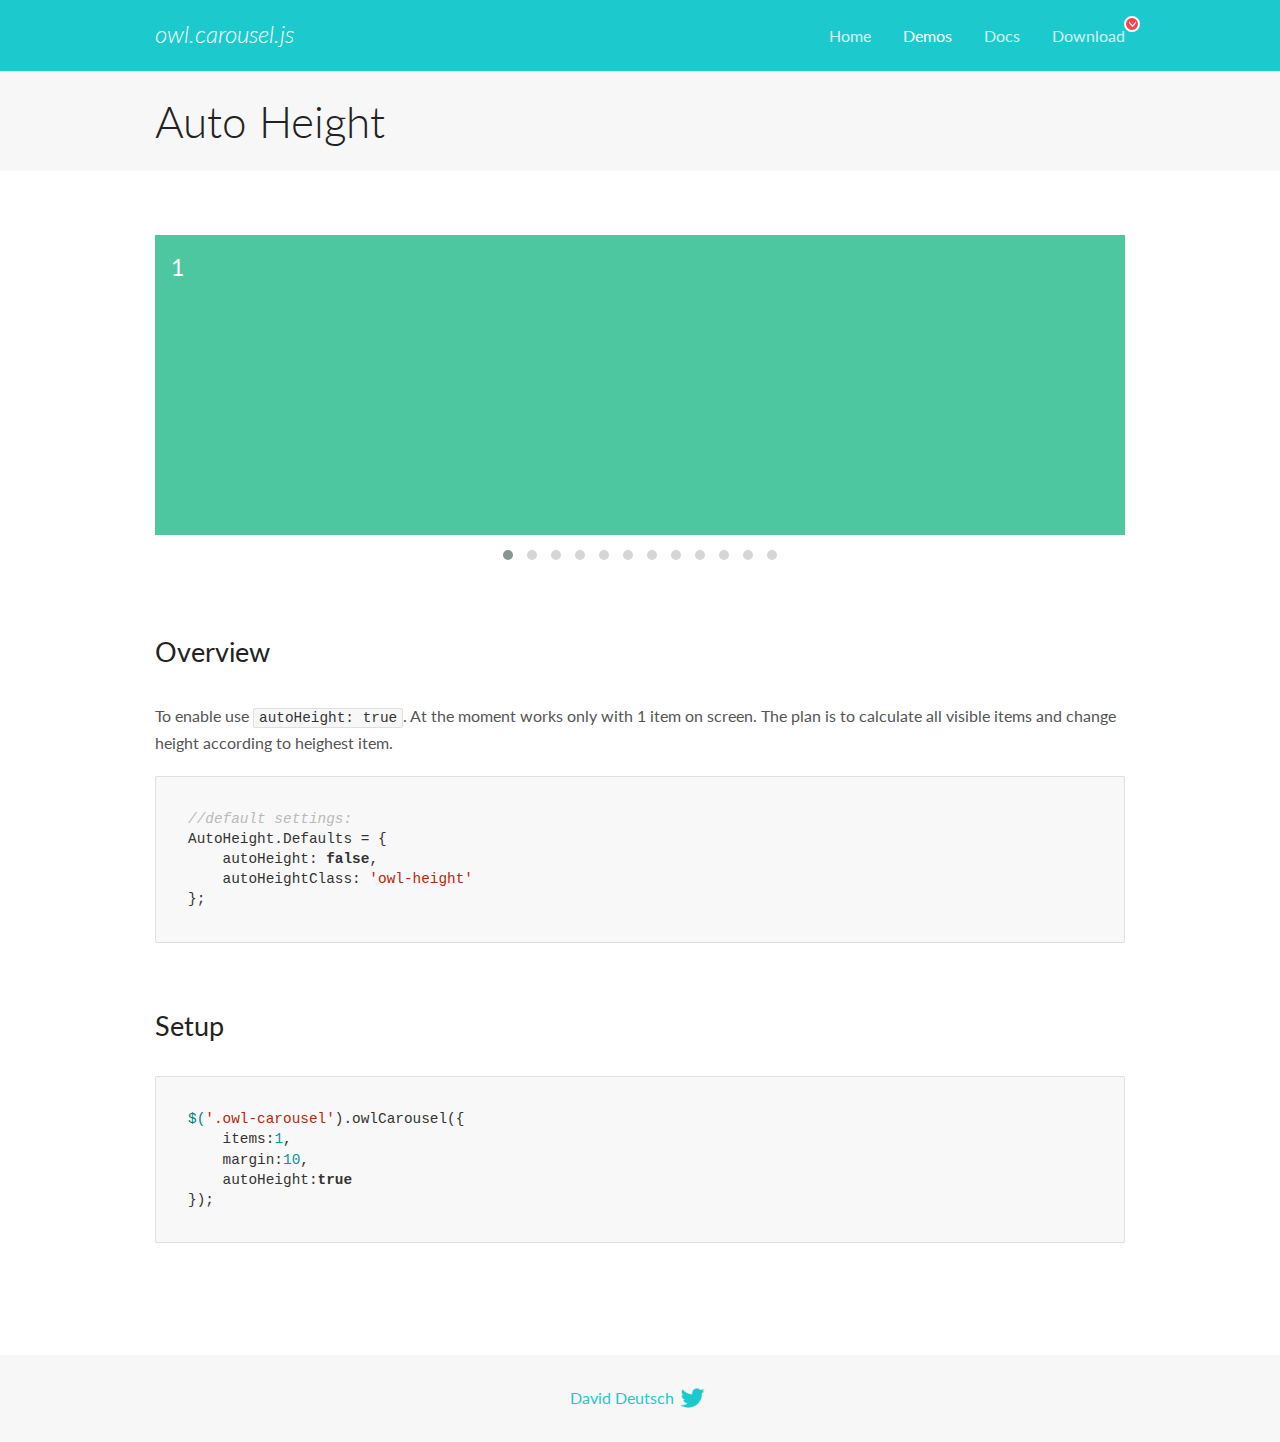
<file: owlcarousel/docs/demos/autoheight.html>
<!DOCTYPE html>
<html lang="en">
  <head>

    <!-- head -->
    <meta charset="utf-8">
    <meta name="msapplication-tap-highlight" content="no" />
    <meta name="viewport" content="width=device-width, initial-scale=1.0" />
    <meta name="description" content="autoHeight usage demo">
    <meta name="author" content="David Deutsch">
    <title>
      Auto Height Demo | Owl Carousel | 2.3.4
    </title>

    <!-- Stylesheets -->
    <link href='https://fonts.googleapis.com/css?family=Lato:300,400,700,400italic,300italic' rel='stylesheet' type='text/css'>
    <link rel="stylesheet" href="../assets/css/docs.theme.min.css">

    <!-- Owl Stylesheets -->
    <link rel="stylesheet" href="../assets/owlcarousel/assets/owl.carousel.min.css">
    <link rel="stylesheet" href="../assets/owlcarousel/assets/owl.theme.default.min.css">

    <!-- HTML5 shim and Respond.js IE8 support of HTML5 elements and media queries -->

    <!--[if lt IE 9]>
      <script src="https://oss.maxcdn.com/libs/html5shiv/3.7.0/html5shiv.js"></script>
      <script src="https://oss.maxcdn.com/libs/respond.js/1.3.0/respond.min.js"></script>
    <![endif]-->

    <!-- Favicons -->
    <link rel="apple-touch-icon-precomposed" sizes="144x144" href="../assets/ico/apple-touch-icon-144-precomposed.png">
    <link rel="shortcut icon" href="../assets/ico/favicon.png">
    <link rel="shortcut icon" href="favicon.ico">

    <!-- Yeah i know js should not be in header. Its required for demos.-->

    <!-- javascript -->
    <script src="../assets/vendors/jquery.min.js"></script>
    <script src="../assets/owlcarousel/owl.carousel.js"></script>
  </head>
  <body>

    <!-- header -->
    <header class="header">
      <div class="row">
        <div class="large-12 columns">
          <div class="brand left">
            <h3>
              <a href="/OwlCarousel2/">owl.carousel.js</a> 
            </h3>
          </div>
          <a id="toggle-nav" class="right">
            <span></span> <span></span> <span></span> 
          </a> 
          <div class="nav-bar">
            <ul class="clearfix">
              <li> <a href="/OwlCarousel2/index.html">Home</a>  </li>
              <li class="active">
                <a href="/OwlCarousel2/demos/demos.html">Demos</a> 
              </li>
              <li> <a href="/OwlCarousel2/docs/started-welcome.html">Docs</a>  </li>
              <li>
                <a href="https://github.com/OwlCarousel2/OwlCarousel2/archive/2.3.4.zip">Download</a> 
                <span class="download"></span> 
              </li>
            </ul>
          </div>
        </div>
      </div>
    </header>

    <!-- title -->
    <section class="title">
      <div class="row">
        <div class="large-12 columns">
          <h1>Auto Height</h1>
        </div>
      </div>
    </section>

    <!--  Demos -->
    <section id="demos">
      <div class="row">
        <div class="large-12 columns">
          <div class="owl-carousel owl-theme">
            <div class="item" style="height:300px">
              <h4>1</h4>
            </div>
            <div class="item" style="height:100px">
              <h4>2</h4>
            </div>
            <div class="item" style="height:500px">
              <h4>3</h4>
            </div>
            <div class="item" style="height:250px">
              <h4>4</h4>
            </div>
            <div class="item" style="height:400px">
              <h4>5</h4>
            </div>
            <div class="item" style="height:500px">
              <h4>6</h4>
            </div>
            <div class="item" style="height:600px">
              <h4>7</h4>
            </div>
            <div class="item" style="height:400px">
              <h4>8</h4>
            </div>
            <div class="item" style="height:300px">
              <h4>9</h4>
            </div>
            <div class="item" style="height:350px">
              <h4>10</h4>
            </div>
            <div class="item" style="height:200px">
              <h4>11</h4>
            </div>
            <div class="item" style="height:150px">
              <h4>12</h4>
            </div>
          </div>
          <h3 id="overview">Overview</h3>
          <p>To enable use <code>autoHeight: true</code>. At the moment works only with 1 item on screen. The plan is to calculate all visible items and change height according to heighest item.</p>
          <pre><code>//default settings:
AutoHeight.Defaults = {
    autoHeight: false,
    autoHeightClass: &#39;owl-height&#39;
};</code></pre>
          <h3 id="setup">Setup</h3>
          <pre><code>$(&#39;.owl-carousel&#39;).owlCarousel({
    items:1,
    margin:10,
    autoHeight:true
});</code></pre>
          <script>
            $(document).ready(function() {
              $('.owl-carousel').owlCarousel({
                items: 1,
                margin: 10,
                autoHeight: true
              });
            })
          </script>
        </div>
      </div>
    </section>

    <!-- footer -->
    <footer class="footer">
      <div class="row">
        <div class="large-12 columns">
          <h5>
            <a href="/OwlCarousel2/docs/support-contact.html">David Deutsch</a> 
            <a id="custom-tweet-button" href="https://twitter.com/share?url=https://github.com/OwlCarousel2/OwlCarousel2&text=Owl Carousel - This is so awesome! " target="_blank"></a> 
          </h5>
        </div>
      </div>
    </footer>

    <!-- vendors -->
    <script src="../assets/vendors/highlight.js"></script>
    <script src="../assets/js/app.js"></script>
  </body>
</html>
</file>
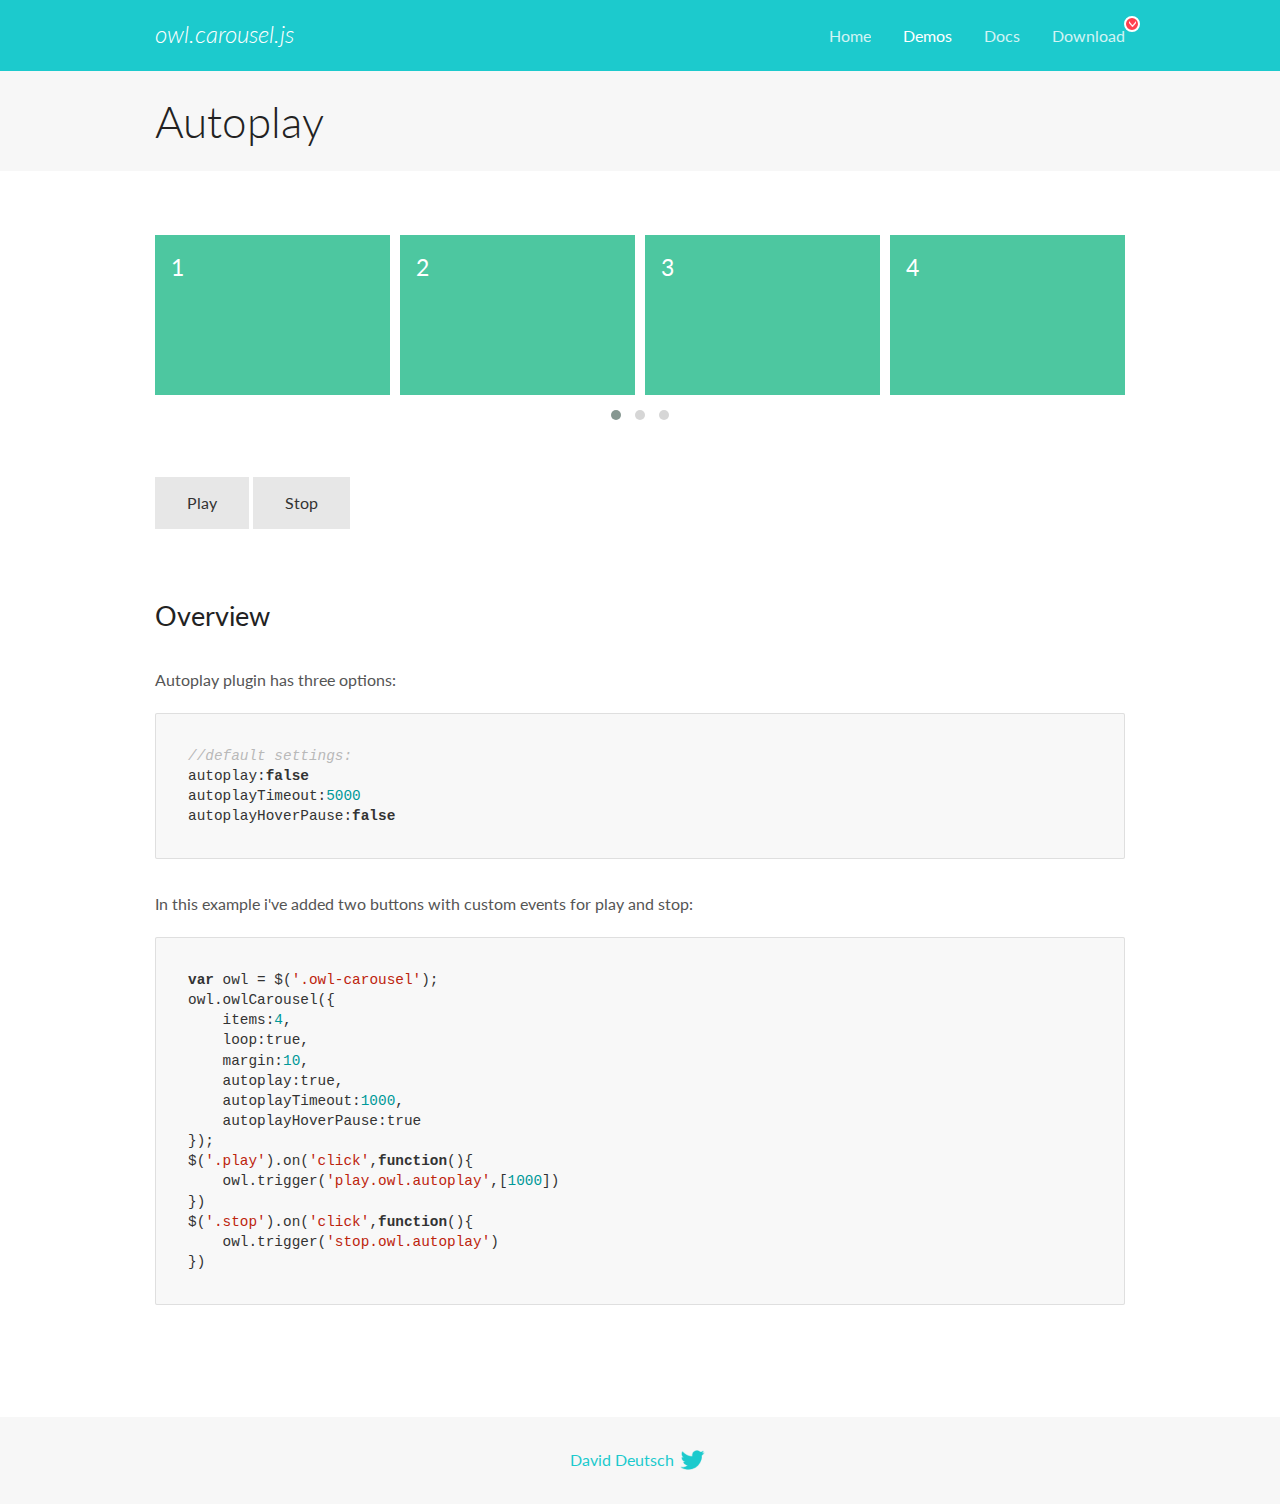
<file: owlcarousel/docs/demos/autoplay.html>
<!DOCTYPE html>
<html lang="en">
  <head>

    <!-- head -->
    <meta charset="utf-8">
    <meta name="msapplication-tap-highlight" content="no" />
    <meta name="viewport" content="width=device-width, initial-scale=1.0" />
    <meta name="description" content="Autoplay usage demo">
    <meta name="author" content="David Deutsch">
    <title>
      Autoplay Demo | Owl Carousel | 2.3.4
    </title>

    <!-- Stylesheets -->
    <link href='https://fonts.googleapis.com/css?family=Lato:300,400,700,400italic,300italic' rel='stylesheet' type='text/css'>
    <link rel="stylesheet" href="../assets/css/docs.theme.min.css">

    <!-- Owl Stylesheets -->
    <link rel="stylesheet" href="../assets/owlcarousel/assets/owl.carousel.min.css">
    <link rel="stylesheet" href="../assets/owlcarousel/assets/owl.theme.default.min.css">

    <!-- HTML5 shim and Respond.js IE8 support of HTML5 elements and media queries -->

    <!--[if lt IE 9]>
      <script src="https://oss.maxcdn.com/libs/html5shiv/3.7.0/html5shiv.js"></script>
      <script src="https://oss.maxcdn.com/libs/respond.js/1.3.0/respond.min.js"></script>
    <![endif]-->

    <!-- Favicons -->
    <link rel="apple-touch-icon-precomposed" sizes="144x144" href="../assets/ico/apple-touch-icon-144-precomposed.png">
    <link rel="shortcut icon" href="../assets/ico/favicon.png">
    <link rel="shortcut icon" href="favicon.ico">

    <!-- Yeah i know js should not be in header. Its required for demos.-->

    <!-- javascript -->
    <script src="../assets/vendors/jquery.min.js"></script>
    <script src="../assets/owlcarousel/owl.carousel.js"></script>
  </head>
  <body>

    <!-- header -->
    <header class="header">
      <div class="row">
        <div class="large-12 columns">
          <div class="brand left">
            <h3>
              <a href="/OwlCarousel2/">owl.carousel.js</a> 
            </h3>
          </div>
          <a id="toggle-nav" class="right">
            <span></span> <span></span> <span></span> 
          </a> 
          <div class="nav-bar">
            <ul class="clearfix">
              <li> <a href="/OwlCarousel2/index.html">Home</a>  </li>
              <li class="active">
                <a href="/OwlCarousel2/demos/demos.html">Demos</a> 
              </li>
              <li> <a href="/OwlCarousel2/docs/started-welcome.html">Docs</a>  </li>
              <li>
                <a href="https://github.com/OwlCarousel2/OwlCarousel2/archive/2.3.4.zip">Download</a> 
                <span class="download"></span> 
              </li>
            </ul>
          </div>
        </div>
      </div>
    </header>

    <!-- title -->
    <section class="title">
      <div class="row">
        <div class="large-12 columns">
          <h1>Autoplay</h1>
        </div>
      </div>
    </section>

    <!--  Demos -->
    <section id="demos">
      <div class="row">
        <div class="large-12 columns">
          <div class="owl-carousel owl-theme">
            <div class="item">
              <h4>1</h4>
            </div>
            <div class="item">
              <h4>2</h4>
            </div>
            <div class="item">
              <h4>3</h4>
            </div>
            <div class="item">
              <h4>4</h4>
            </div>
            <div class="item">
              <h4>5</h4>
            </div>
            <div class="item">
              <h4>6</h4>
            </div>
            <div class="item">
              <h4>7</h4>
            </div>
            <div class="item">
              <h4>8</h4>
            </div>
            <div class="item">
              <h4>9</h4>
            </div>
            <div class="item">
              <h4>10</h4>
            </div>
            <div class="item">
              <h4>11</h4>
            </div>
            <div class="item">
              <h4>12</h4>
            </div>
          </div>
          <a class="button secondary play">Play</a> 
          <a class="button secondary stop">Stop</a> 
          <h3 id="overview">Overview</h3>
          <p>Autoplay plugin has three options:</p>
          <pre><code>//default settings:
autoplay:false
autoplayTimeout:5000
autoplayHoverPause:false</code></pre>
          <p>In this example i&#39;ve added two buttons with custom events for play and stop:</p>
          <pre><code>var owl = $(&#39;.owl-carousel&#39;);
owl.owlCarousel({
    items:4,
    loop:true,
    margin:10,
    autoplay:true,
    autoplayTimeout:1000,
    autoplayHoverPause:true
});
$(&#39;.play&#39;).on(&#39;click&#39;,function(){
    owl.trigger(&#39;play.owl.autoplay&#39;,[1000])
})
$(&#39;.stop&#39;).on(&#39;click&#39;,function(){
    owl.trigger(&#39;stop.owl.autoplay&#39;)
})</code></pre>
          <script>
            $(document).ready(function() {
              var owl = $('.owl-carousel');
              owl.owlCarousel({
                items: 4,
                loop: true,
                margin: 10,
                autoplay: true,
                autoplayTimeout: 1000,
                autoplayHoverPause: true
              });
              $('.play').on('click', function() {
                owl.trigger('play.owl.autoplay', [1000])
              })
              $('.stop').on('click', function() {
                owl.trigger('stop.owl.autoplay')
              })
            })
          </script>
        </div>
      </div>
    </section>

    <!-- footer -->
    <footer class="footer">
      <div class="row">
        <div class="large-12 columns">
          <h5>
            <a href="/OwlCarousel2/docs/support-contact.html">David Deutsch</a> 
            <a id="custom-tweet-button" href="https://twitter.com/share?url=https://github.com/OwlCarousel2/OwlCarousel2&text=Owl Carousel - This is so awesome! " target="_blank"></a> 
          </h5>
        </div>
      </div>
    </footer>

    <!-- vendors -->
    <script src="../assets/vendors/highlight.js"></script>
    <script src="../assets/js/app.js"></script>
  </body>
</html>
</file>
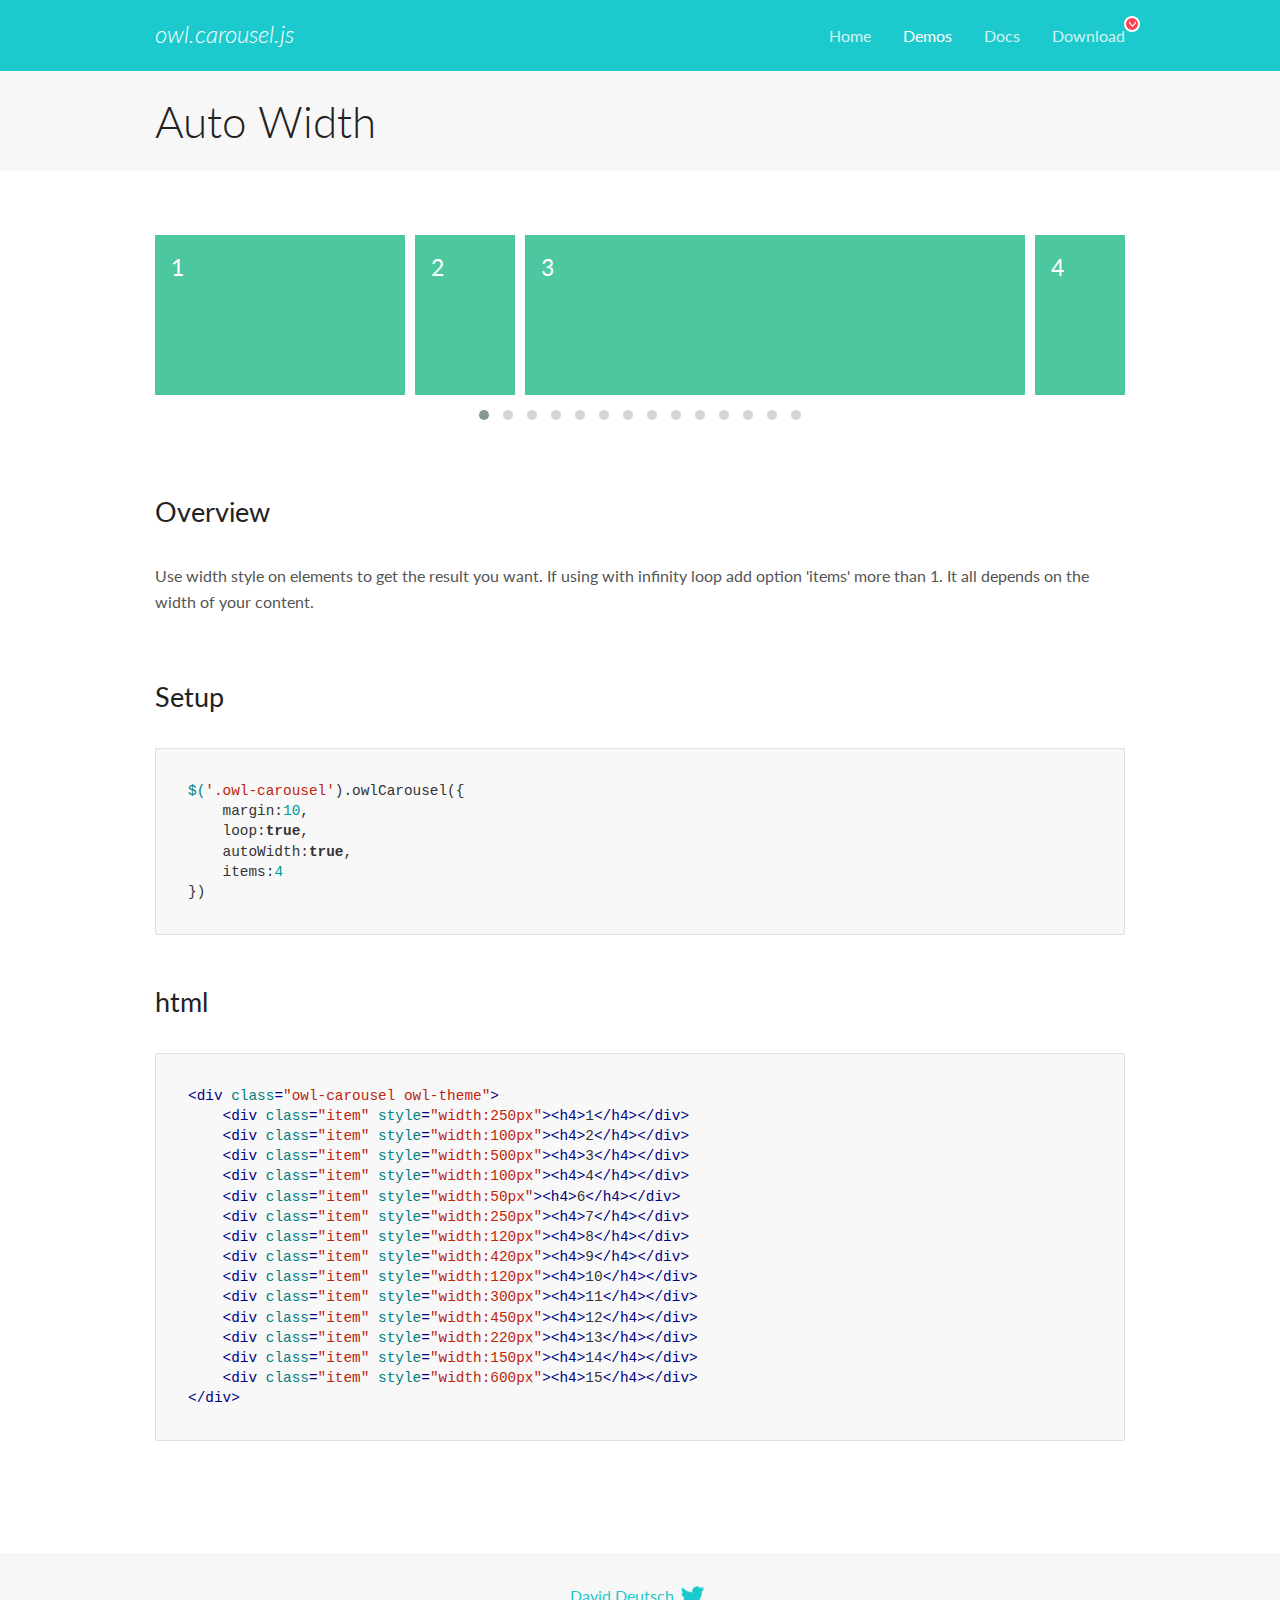
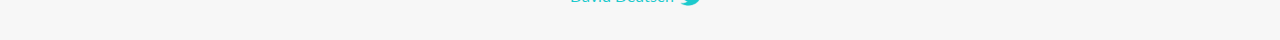
<file: owlcarousel/docs/demos/autowidth.html>
<!DOCTYPE html>
<html lang="en">
  <head>

    <!-- head -->
    <meta charset="utf-8">
    <meta name="msapplication-tap-highlight" content="no" />
    <meta name="viewport" content="width=device-width, initial-scale=1.0" />
    <meta name="description" content="Auto Width">
    <meta name="author" content="David Deutsch">
    <title>
      Auto Width Demo | Owl Carousel | 2.3.4
    </title>

    <!-- Stylesheets -->
    <link href='https://fonts.googleapis.com/css?family=Lato:300,400,700,400italic,300italic' rel='stylesheet' type='text/css'>
    <link rel="stylesheet" href="../assets/css/docs.theme.min.css">

    <!-- Owl Stylesheets -->
    <link rel="stylesheet" href="../assets/owlcarousel/assets/owl.carousel.min.css">
    <link rel="stylesheet" href="../assets/owlcarousel/assets/owl.theme.default.min.css">

    <!-- HTML5 shim and Respond.js IE8 support of HTML5 elements and media queries -->

    <!--[if lt IE 9]>
      <script src="https://oss.maxcdn.com/libs/html5shiv/3.7.0/html5shiv.js"></script>
      <script src="https://oss.maxcdn.com/libs/respond.js/1.3.0/respond.min.js"></script>
    <![endif]-->

    <!-- Favicons -->
    <link rel="apple-touch-icon-precomposed" sizes="144x144" href="../assets/ico/apple-touch-icon-144-precomposed.png">
    <link rel="shortcut icon" href="../assets/ico/favicon.png">
    <link rel="shortcut icon" href="favicon.ico">

    <!-- Yeah i know js should not be in header. Its required for demos.-->

    <!-- javascript -->
    <script src="../assets/vendors/jquery.min.js"></script>
    <script src="../assets/owlcarousel/owl.carousel.js"></script>
  </head>
  <body>

    <!-- header -->
    <header class="header">
      <div class="row">
        <div class="large-12 columns">
          <div class="brand left">
            <h3>
              <a href="/OwlCarousel2/">owl.carousel.js</a> 
            </h3>
          </div>
          <a id="toggle-nav" class="right">
            <span></span> <span></span> <span></span> 
          </a> 
          <div class="nav-bar">
            <ul class="clearfix">
              <li> <a href="/OwlCarousel2/index.html">Home</a>  </li>
              <li class="active">
                <a href="/OwlCarousel2/demos/demos.html">Demos</a> 
              </li>
              <li> <a href="/OwlCarousel2/docs/started-welcome.html">Docs</a>  </li>
              <li>
                <a href="https://github.com/OwlCarousel2/OwlCarousel2/archive/2.3.4.zip">Download</a> 
                <span class="download"></span> 
              </li>
            </ul>
          </div>
        </div>
      </div>
    </header>

    <!-- title -->
    <section class="title">
      <div class="row">
        <div class="large-12 columns">
          <h1>Auto Width</h1>
        </div>
      </div>
    </section>

    <!--  Demos -->
    <section id="demos">
      <div class="row">
        <div class="large-12 columns">
          <div class="owl-carousel owl-theme">
            <div class="item" style="width:250px">
              <h4>1</h4>
            </div>
            <div class="item" style="width:100px">
              <h4>2</h4>
            </div>
            <div class="item" style="width:500px">
              <h4>3</h4>
            </div>
            <div class="item" style="width:100px">
              <h4>4</h4>
            </div>
            <div class="item" style="width:50px">
              <h4>6</h4>
            </div>
            <div class="item" style="width:250px">
              <h4>7</h4>
            </div>
            <div class="item" style="width:120px">
              <h4>8</h4>
            </div>
            <div class="item" style="width:420px">
              <h4>9</h4>
            </div>
            <div class="item" style="width:120px">
              <h4>10</h4>
            </div>
            <div class="item" style="width:300px">
              <h4>11</h4>
            </div>
            <div class="item" style="width:450px">
              <h4>12</h4>
            </div>
            <div class="item" style="width:220px">
              <h4>13</h4>
            </div>
            <div class="item" style="width:150px">
              <h4>14</h4>
            </div>
            <div class="item" style="width:600px">
              <h4>15</h4>
            </div>
          </div>
          <h3 id="overview">Overview</h3>
          <p>Use width style on elements to get the result you want. If using with infinity loop add option &#39;items&#39; more than 1. It all depends on the width of your content.</p>
          <h3 id="setup">Setup</h3>
          <pre><code>$(&#39;.owl-carousel&#39;).owlCarousel({
    margin:10,
    loop:true,
    autoWidth:true,
    items:4
})</code></pre>
          <h3 id="html">html</h3>
          <pre><code>&lt;div class=&quot;owl-carousel owl-theme&quot;&gt;
    &lt;div class=&quot;item&quot; style=&quot;width:250px&quot;&gt;&lt;h4&gt;1&lt;/h4&gt;&lt;/div&gt;
    &lt;div class=&quot;item&quot; style=&quot;width:100px&quot;&gt;&lt;h4&gt;2&lt;/h4&gt;&lt;/div&gt;
    &lt;div class=&quot;item&quot; style=&quot;width:500px&quot;&gt;&lt;h4&gt;3&lt;/h4&gt;&lt;/div&gt;
    &lt;div class=&quot;item&quot; style=&quot;width:100px&quot;&gt;&lt;h4&gt;4&lt;/h4&gt;&lt;/div&gt;
    &lt;div class=&quot;item&quot; style=&quot;width:50px&quot;&gt;&lt;h4&gt;6&lt;/h4&gt;&lt;/div&gt;
    &lt;div class=&quot;item&quot; style=&quot;width:250px&quot;&gt;&lt;h4&gt;7&lt;/h4&gt;&lt;/div&gt;
    &lt;div class=&quot;item&quot; style=&quot;width:120px&quot;&gt;&lt;h4&gt;8&lt;/h4&gt;&lt;/div&gt;
    &lt;div class=&quot;item&quot; style=&quot;width:420px&quot;&gt;&lt;h4&gt;9&lt;/h4&gt;&lt;/div&gt;
    &lt;div class=&quot;item&quot; style=&quot;width:120px&quot;&gt;&lt;h4&gt;10&lt;/h4&gt;&lt;/div&gt;
    &lt;div class=&quot;item&quot; style=&quot;width:300px&quot;&gt;&lt;h4&gt;11&lt;/h4&gt;&lt;/div&gt;
    &lt;div class=&quot;item&quot; style=&quot;width:450px&quot;&gt;&lt;h4&gt;12&lt;/h4&gt;&lt;/div&gt;
    &lt;div class=&quot;item&quot; style=&quot;width:220px&quot;&gt;&lt;h4&gt;13&lt;/h4&gt;&lt;/div&gt;
    &lt;div class=&quot;item&quot; style=&quot;width:150px&quot;&gt;&lt;h4&gt;14&lt;/h4&gt;&lt;/div&gt;
    &lt;div class=&quot;item&quot; style=&quot;width:600px&quot;&gt;&lt;h4&gt;15&lt;/h4&gt;&lt;/div&gt;
&lt;/div&gt;</code></pre>
          <script>
            $(document).ready(function() {
              $('.owl-carousel').owlCarousel({
                margin: 10,
                loop: true,
                autoWidth: true,
                items: 4
              })
            })
          </script>
        </div>
      </div>
    </section>

    <!-- footer -->
    <footer class="footer">
      <div class="row">
        <div class="large-12 columns">
          <h5>
            <a href="/OwlCarousel2/docs/support-contact.html">David Deutsch</a> 
            <a id="custom-tweet-button" href="https://twitter.com/share?url=https://github.com/OwlCarousel2/OwlCarousel2&text=Owl Carousel - This is so awesome! " target="_blank"></a> 
          </h5>
        </div>
      </div>
    </footer>

    <!-- vendors -->
    <script src="../assets/vendors/highlight.js"></script>
    <script src="../assets/js/app.js"></script>
  </body>
</html>
</file>
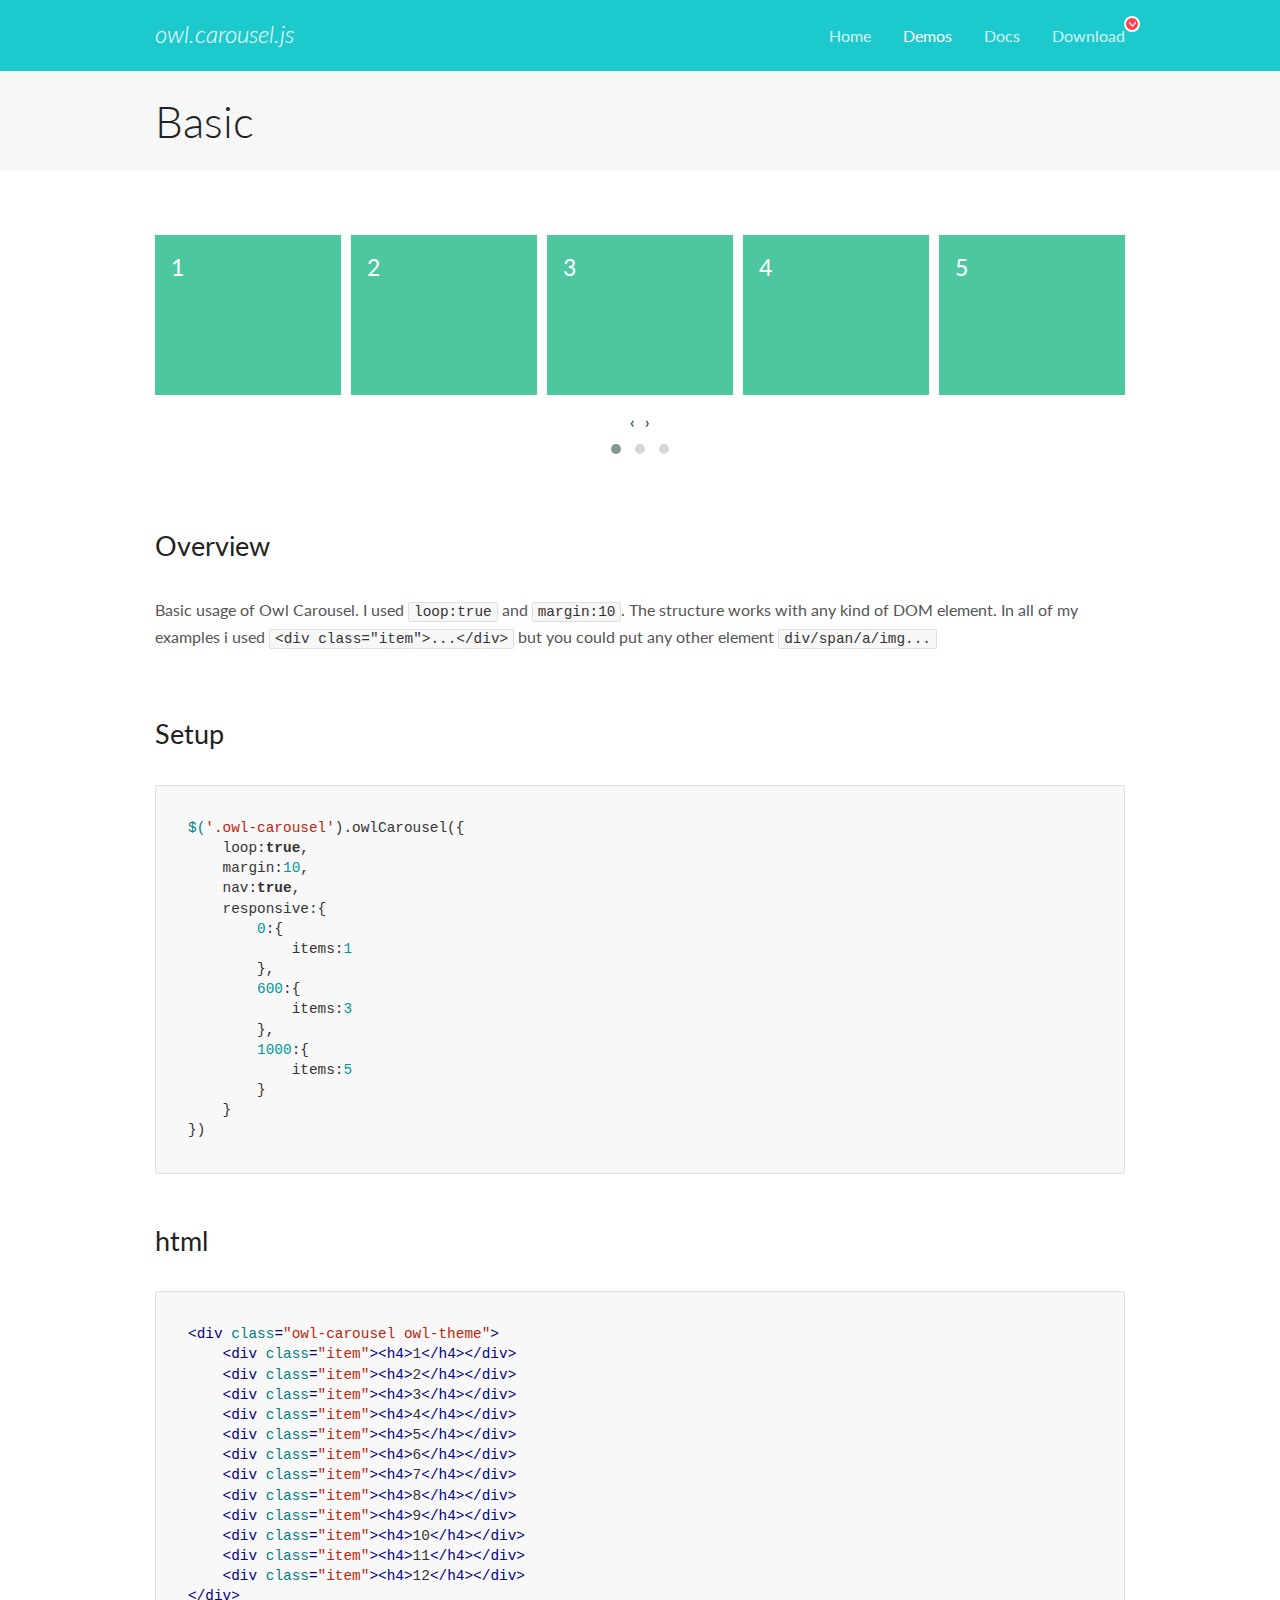
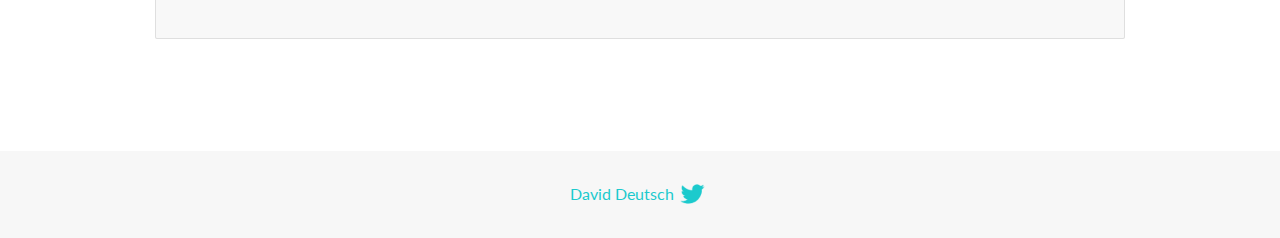
<file: owlcarousel/docs/demos/basic.html>
<!DOCTYPE html>
<html lang="en">
  <head>

    <!-- head -->
    <meta charset="utf-8">
    <meta name="msapplication-tap-highlight" content="no" />
    <meta name="viewport" content="width=device-width, initial-scale=1.0" />
    <meta name="description" content="Basic usage demo">
    <meta name="author" content="David Deutsch">
    <title>
      Basic Demo | Owl Carousel | 2.3.4
    </title>

    <!-- Stylesheets -->
    <link href='https://fonts.googleapis.com/css?family=Lato:300,400,700,400italic,300italic' rel='stylesheet' type='text/css'>
    <link rel="stylesheet" href="../assets/css/docs.theme.min.css">

    <!-- Owl Stylesheets -->
    <link rel="stylesheet" href="../assets/owlcarousel/assets/owl.carousel.min.css">
    <link rel="stylesheet" href="../assets/owlcarousel/assets/owl.theme.default.min.css">

    <!-- HTML5 shim and Respond.js IE8 support of HTML5 elements and media queries -->

    <!--[if lt IE 9]>
      <script src="https://oss.maxcdn.com/libs/html5shiv/3.7.0/html5shiv.js"></script>
      <script src="https://oss.maxcdn.com/libs/respond.js/1.3.0/respond.min.js"></script>
    <![endif]-->

    <!-- Favicons -->
    <link rel="apple-touch-icon-precomposed" sizes="144x144" href="../assets/ico/apple-touch-icon-144-precomposed.png">
    <link rel="shortcut icon" href="../assets/ico/favicon.png">
    <link rel="shortcut icon" href="favicon.ico">

    <!-- Yeah i know js should not be in header. Its required for demos.-->

    <!-- javascript -->
    <script src="../assets/vendors/jquery.min.js"></script>
    <script src="../assets/owlcarousel/owl.carousel.js"></script>
  </head>
  <body>

    <!-- header -->
    <header class="header">
      <div class="row">
        <div class="large-12 columns">
          <div class="brand left">
            <h3>
              <a href="/OwlCarousel2/">owl.carousel.js</a> 
            </h3>
          </div>
          <a id="toggle-nav" class="right">
            <span></span> <span></span> <span></span> 
          </a> 
          <div class="nav-bar">
            <ul class="clearfix">
              <li> <a href="/OwlCarousel2/index.html">Home</a>  </li>
              <li class="active">
                <a href="/OwlCarousel2/demos/demos.html">Demos</a> 
              </li>
              <li> <a href="/OwlCarousel2/docs/started-welcome.html">Docs</a>  </li>
              <li>
                <a href="https://github.com/OwlCarousel2/OwlCarousel2/archive/2.3.4.zip">Download</a> 
                <span class="download"></span> 
              </li>
            </ul>
          </div>
        </div>
      </div>
    </header>

    <!-- title -->
    <section class="title">
      <div class="row">
        <div class="large-12 columns">
          <h1>Basic</h1>
        </div>
      </div>
    </section>

    <!--  Demos -->
    <section id="demos">
      <div class="row">
        <div class="large-12 columns">
          <div class="owl-carousel owl-theme">
            <div class="item">
              <h4>1</h4>
            </div>
            <div class="item">
              <h4>2</h4>
            </div>
            <div class="item">
              <h4>3</h4>
            </div>
            <div class="item">
              <h4>4</h4>
            </div>
            <div class="item">
              <h4>5</h4>
            </div>
            <div class="item">
              <h4>6</h4>
            </div>
            <div class="item">
              <h4>7</h4>
            </div>
            <div class="item">
              <h4>8</h4>
            </div>
            <div class="item">
              <h4>9</h4>
            </div>
            <div class="item">
              <h4>10</h4>
            </div>
            <div class="item">
              <h4>11</h4>
            </div>
            <div class="item">
              <h4>12</h4>
            </div>
          </div>
          <h3 id="overview">Overview</h3>
          <p>Basic usage of Owl Carousel. I used <code>loop:true</code> and <code>margin:10</code>. The structure works with any kind of DOM element. In all of my examples i used <code>&lt;div class=&quot;item&quot;&gt;...&lt;/div&gt;</code> but you could
            put any other element <code>div/span/a/img...</code></p>
          <h3 id="setup">Setup</h3>
          <pre><code>$(&#39;.owl-carousel&#39;).owlCarousel({
    loop:true,
    margin:10,
    nav:true,
    responsive:{
        0:{
            items:1
        },
        600:{
            items:3
        },
        1000:{
            items:5
        }
    }
})</code></pre>
          <h3 id="html">html</h3>
          <pre><code>&lt;div class=&quot;owl-carousel owl-theme&quot;&gt;
    &lt;div class=&quot;item&quot;&gt;&lt;h4&gt;1&lt;/h4&gt;&lt;/div&gt;
    &lt;div class=&quot;item&quot;&gt;&lt;h4&gt;2&lt;/h4&gt;&lt;/div&gt;
    &lt;div class=&quot;item&quot;&gt;&lt;h4&gt;3&lt;/h4&gt;&lt;/div&gt;
    &lt;div class=&quot;item&quot;&gt;&lt;h4&gt;4&lt;/h4&gt;&lt;/div&gt;
    &lt;div class=&quot;item&quot;&gt;&lt;h4&gt;5&lt;/h4&gt;&lt;/div&gt;
    &lt;div class=&quot;item&quot;&gt;&lt;h4&gt;6&lt;/h4&gt;&lt;/div&gt;
    &lt;div class=&quot;item&quot;&gt;&lt;h4&gt;7&lt;/h4&gt;&lt;/div&gt;
    &lt;div class=&quot;item&quot;&gt;&lt;h4&gt;8&lt;/h4&gt;&lt;/div&gt;
    &lt;div class=&quot;item&quot;&gt;&lt;h4&gt;9&lt;/h4&gt;&lt;/div&gt;
    &lt;div class=&quot;item&quot;&gt;&lt;h4&gt;10&lt;/h4&gt;&lt;/div&gt;
    &lt;div class=&quot;item&quot;&gt;&lt;h4&gt;11&lt;/h4&gt;&lt;/div&gt;
    &lt;div class=&quot;item&quot;&gt;&lt;h4&gt;12&lt;/h4&gt;&lt;/div&gt;
&lt;/div&gt;</code></pre>
          <script>
            $(document).ready(function() {
              var owl = $('.owl-carousel');
              owl.owlCarousel({
                margin: 10,
                nav: true,
                loop: true,
                responsive: {
                  0: {
                    items: 1
                  },
                  600: {
                    items: 3
                  },
                  1000: {
                    items: 5
                  }
                }
              })
            })
          </script>
        </div>
      </div>
    </section>

    <!-- footer -->
    <footer class="footer">
      <div class="row">
        <div class="large-12 columns">
          <h5>
            <a href="/OwlCarousel2/docs/support-contact.html">David Deutsch</a> 
            <a id="custom-tweet-button" href="https://twitter.com/share?url=https://github.com/OwlCarousel2/OwlCarousel2&text=Owl Carousel - This is so awesome! " target="_blank"></a> 
          </h5>
        </div>
      </div>
    </footer>

    <!-- vendors -->
    <script src="../assets/vendors/highlight.js"></script>
    <script src="../assets/js/app.js"></script>
  </body>
</html>
</file>
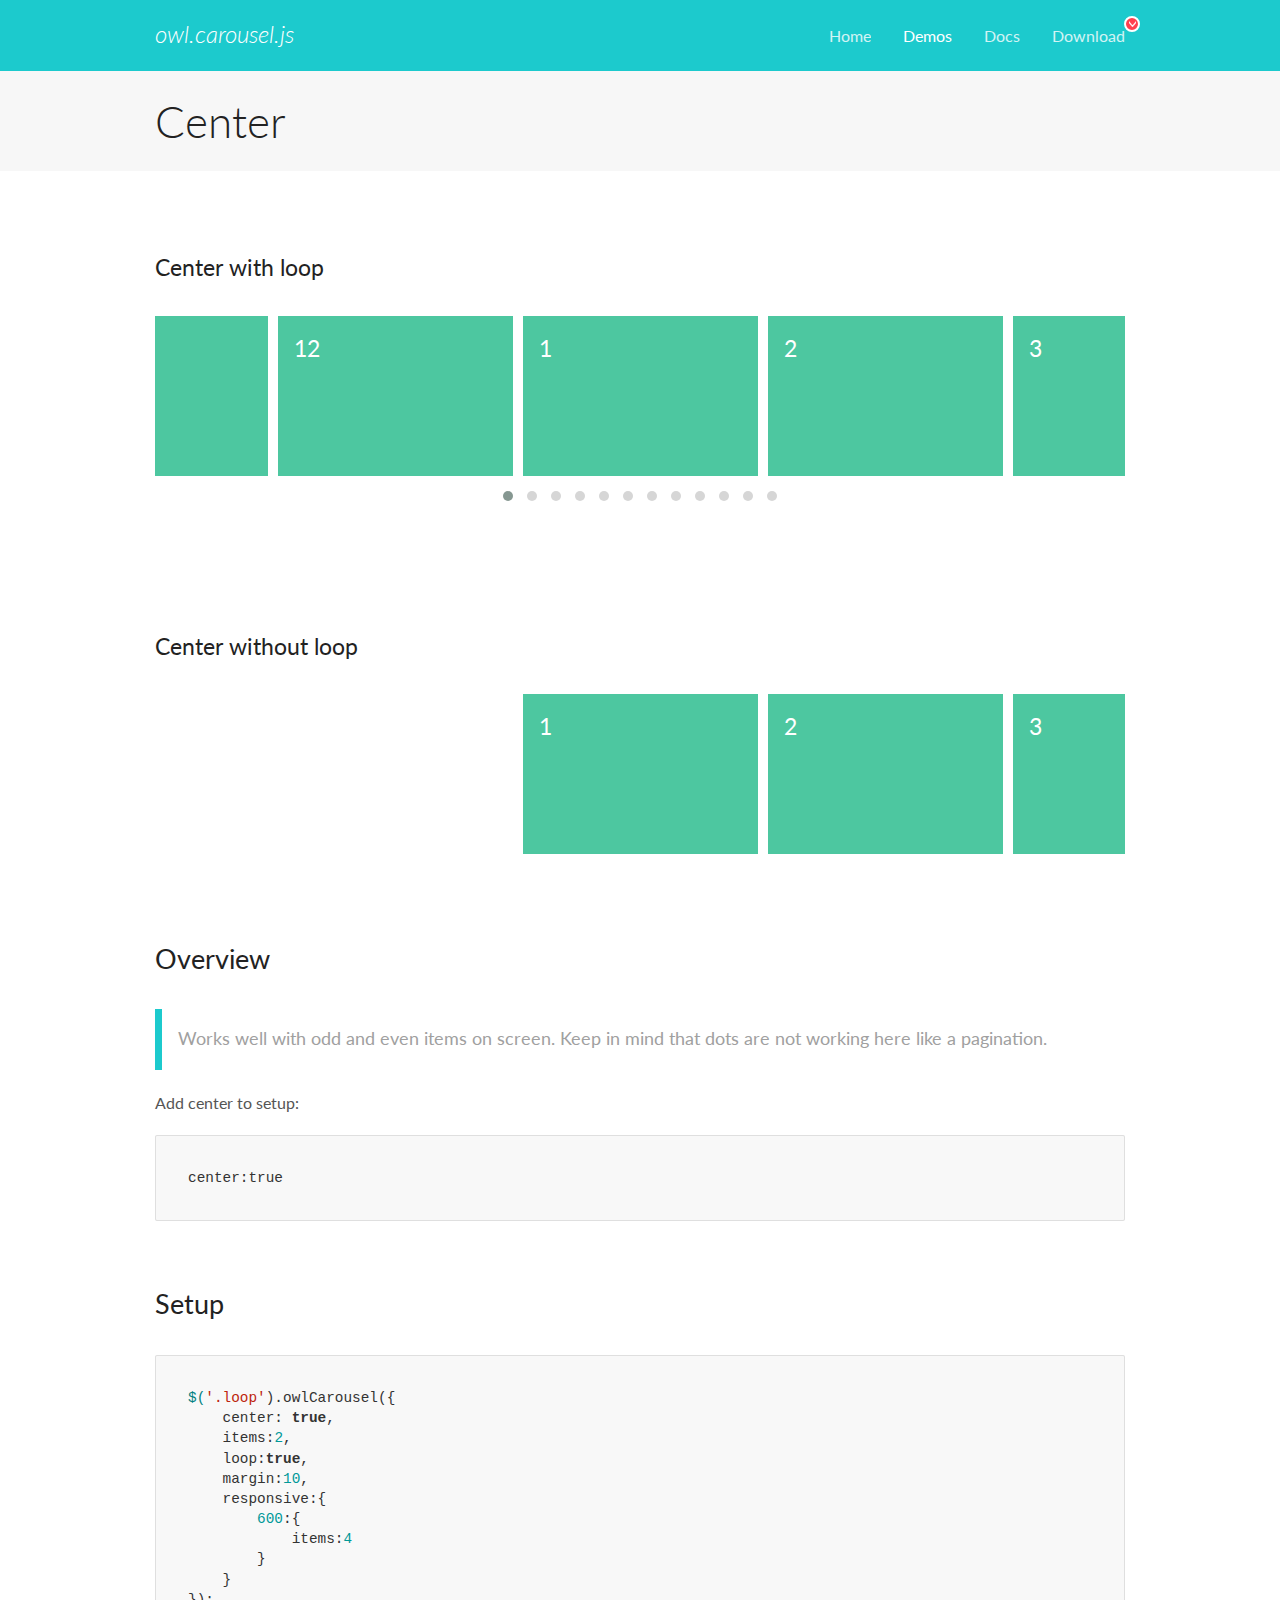
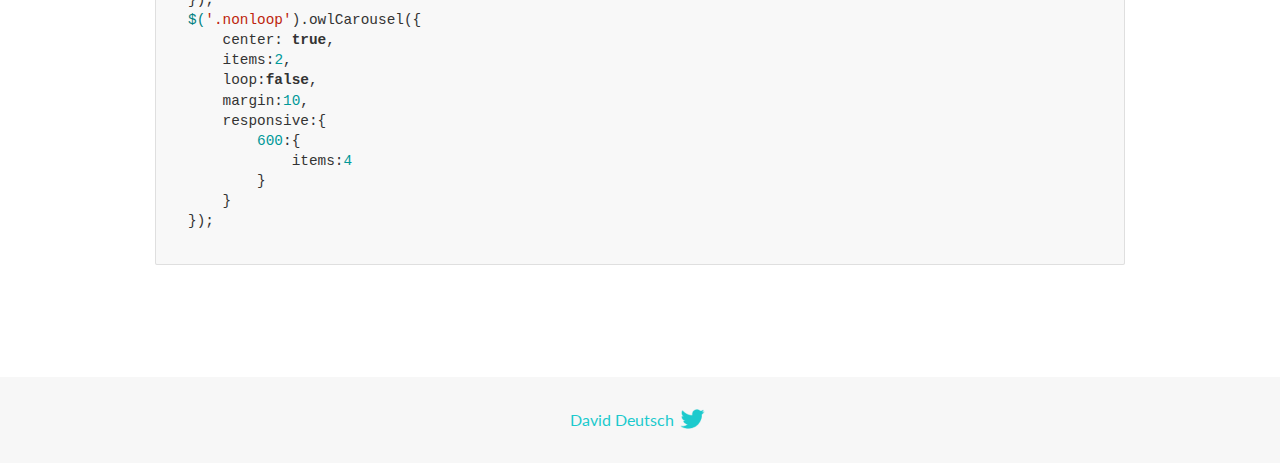
<file: owlcarousel/docs/demos/center.html>
<!DOCTYPE html>
<html lang="en">
  <head>

    <!-- head -->
    <meta charset="utf-8">
    <meta name="msapplication-tap-highlight" content="no" />
    <meta name="viewport" content="width=device-width, initial-scale=1.0" />
    <meta name="description" content="Center carousel">
    <meta name="author" content="David Deutsch">
    <title>
      Center Demo | Owl Carousel | 2.3.4
    </title>

    <!-- Stylesheets -->
    <link href='https://fonts.googleapis.com/css?family=Lato:300,400,700,400italic,300italic' rel='stylesheet' type='text/css'>
    <link rel="stylesheet" href="../assets/css/docs.theme.min.css">

    <!-- Owl Stylesheets -->
    <link rel="stylesheet" href="../assets/owlcarousel/assets/owl.carousel.min.css">
    <link rel="stylesheet" href="../assets/owlcarousel/assets/owl.theme.default.min.css">

    <!-- HTML5 shim and Respond.js IE8 support of HTML5 elements and media queries -->

    <!--[if lt IE 9]>
      <script src="https://oss.maxcdn.com/libs/html5shiv/3.7.0/html5shiv.js"></script>
      <script src="https://oss.maxcdn.com/libs/respond.js/1.3.0/respond.min.js"></script>
    <![endif]-->

    <!-- Favicons -->
    <link rel="apple-touch-icon-precomposed" sizes="144x144" href="../assets/ico/apple-touch-icon-144-precomposed.png">
    <link rel="shortcut icon" href="../assets/ico/favicon.png">
    <link rel="shortcut icon" href="favicon.ico">

    <!-- Yeah i know js should not be in header. Its required for demos.-->

    <!-- javascript -->
    <script src="../assets/vendors/jquery.min.js"></script>
    <script src="../assets/owlcarousel/owl.carousel.js"></script>
  </head>
  <body>

    <!-- header -->
    <header class="header">
      <div class="row">
        <div class="large-12 columns">
          <div class="brand left">
            <h3>
              <a href="/OwlCarousel2/">owl.carousel.js</a> 
            </h3>
          </div>
          <a id="toggle-nav" class="right">
            <span></span> <span></span> <span></span> 
          </a> 
          <div class="nav-bar">
            <ul class="clearfix">
              <li> <a href="/OwlCarousel2/index.html">Home</a>  </li>
              <li class="active">
                <a href="/OwlCarousel2/demos/demos.html">Demos</a> 
              </li>
              <li> <a href="/OwlCarousel2/docs/started-welcome.html">Docs</a>  </li>
              <li>
                <a href="https://github.com/OwlCarousel2/OwlCarousel2/archive/2.3.4.zip">Download</a> 
                <span class="download"></span> 
              </li>
            </ul>
          </div>
        </div>
      </div>
    </header>

    <!-- title -->
    <section class="title">
      <div class="row">
        <div class="large-12 columns">
          <h1>Center</h1>
        </div>
      </div>
    </section>

    <!--  Demos -->
    <section id="demos">
      <div class="row">
        <div class="large-12 columns">
          <h4 id="center-with-loop">Center with loop</h4>
          <div class="loop owl-carousel owl-theme">
            <div class="item">
              <h4>1</h4>
            </div>
            <div class="item">
              <h4>2</h4>
            </div>
            <div class="item">
              <h4>3</h4>
            </div>
            <div class="item">
              <h4>4</h4>
            </div>
            <div class="item">
              <h4>5</h4>
            </div>
            <div class="item">
              <h4>6</h4>
            </div>
            <div class="item">
              <h4>7</h4>
            </div>
            <div class="item">
              <h4>8</h4>
            </div>
            <div class="item">
              <h4>9</h4>
            </div>
            <div class="item">
              <h4>10</h4>
            </div>
            <div class="item">
              <h4>11</h4>
            </div>
            <div class="item">
              <h4>12</h4>
            </div>
          </div>
          <br>
          <h4 id="center-without-loop">Center without loop</h4>
          <div class="nonloop owl-carousel">
            <div class="item">
              <h4>1</h4>
            </div>
            <div class="item">
              <h4>2</h4>
            </div>
            <div class="item">
              <h4>3</h4>
            </div>
            <div class="item">
              <h4>4</h4>
            </div>
            <div class="item">
              <h4>5</h4>
            </div>
            <div class="item">
              <h4>6</h4>
            </div>
            <div class="item">
              <h4>7</h4>
            </div>
            <div class="item">
              <h4>8</h4>
            </div>
            <div class="item">
              <h4>9</h4>
            </div>
            <div class="item">
              <h4>10</h4>
            </div>
            <div class="item">
              <h4>11</h4>
            </div>
            <div class="item">
              <h4>12</h4>
            </div>
          </div>
          <h3 id="overview">Overview</h3>
          <blockquote>
            <p>Works well with odd and even items on screen. Keep in mind that dots are not working here like a pagination.</p>
          </blockquote>
          <p>Add center to setup:</p>
          <pre><code>center:true</code></pre>
          <h3 id="setup">Setup</h3>
          <pre><code>$(&#39;.loop&#39;).owlCarousel({
    center: true,
    items:2,
    loop:true,
    margin:10,
    responsive:{
        600:{
            items:4
        }
    }
});
$(&#39;.nonloop&#39;).owlCarousel({
    center: true,
    items:2,
    loop:false,
    margin:10,
    responsive:{
        600:{
            items:4
        }
    }
});</code></pre>
          <script>
            jQuery(document).ready(function($) {
              $('.loop').owlCarousel({
                center: true,
                items: 2,
                loop: true,
                margin: 10,
                responsive: {
                  600: {
                    items: 4
                  }
                }
              });
              $('.nonloop').owlCarousel({
                center: true,
                items: 2,
                loop: false,
                margin: 10,
                responsive: {
                  600: {
                    items: 4
                  }
                }
              });
            });
          </script>
        </div>
      </div>
    </section>

    <!-- footer -->
    <footer class="footer">
      <div class="row">
        <div class="large-12 columns">
          <h5>
            <a href="/OwlCarousel2/docs/support-contact.html">David Deutsch</a> 
            <a id="custom-tweet-button" href="https://twitter.com/share?url=https://github.com/OwlCarousel2/OwlCarousel2&text=Owl Carousel - This is so awesome! " target="_blank"></a> 
          </h5>
        </div>
      </div>
    </footer>

    <!-- vendors -->
    <script src="../assets/vendors/highlight.js"></script>
    <script src="../assets/js/app.js"></script>
  </body>
</html>
</file>
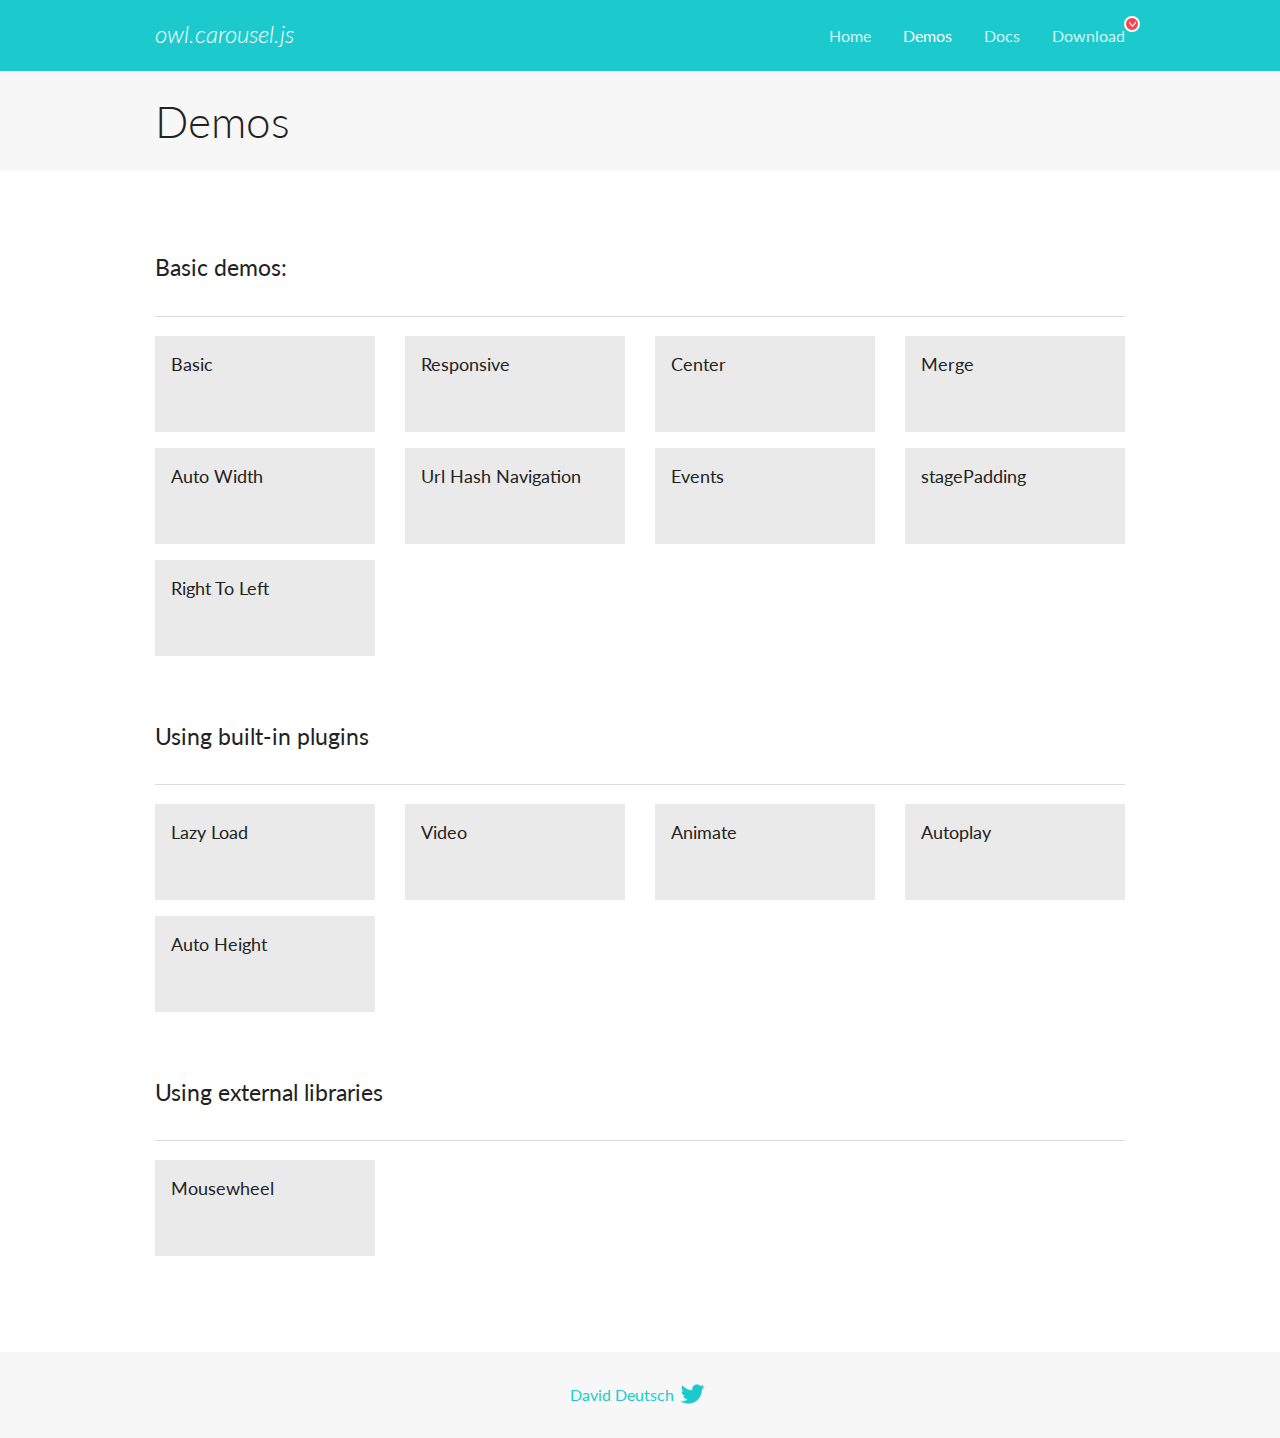
<file: owlcarousel/docs/demos/demos.html>
<!DOCTYPE html>
<html lang="en">
  <head>

    <!-- head -->
    <meta charset="utf-8">
    <meta name="msapplication-tap-highlight" content="no" />
    <meta name="viewport" content="width=device-width, initial-scale=1.0" />
    <meta name="description" content="A list of Owl Carousel examples.">
    <meta name="author" content="David Deutsch">
    <title>
      Demos | Owl Carousel | 2.3.4
    </title>

    <!-- Stylesheets -->
    <link href='https://fonts.googleapis.com/css?family=Lato:300,400,700,400italic,300italic' rel='stylesheet' type='text/css'>
    <link rel="stylesheet" href="../assets/css/docs.theme.min.css">

    <!-- Owl Stylesheets -->
    <link rel="stylesheet" href="../assets/owlcarousel/assets/owl.carousel.min.css">
    <link rel="stylesheet" href="../assets/owlcarousel/assets/owl.theme.default.min.css">

    <!-- HTML5 shim and Respond.js IE8 support of HTML5 elements and media queries -->

    <!--[if lt IE 9]>
      <script src="https://oss.maxcdn.com/libs/html5shiv/3.7.0/html5shiv.js"></script>
      <script src="https://oss.maxcdn.com/libs/respond.js/1.3.0/respond.min.js"></script>
    <![endif]-->

    <!-- Favicons -->
    <link rel="apple-touch-icon-precomposed" sizes="144x144" href="../assets/ico/apple-touch-icon-144-precomposed.png">
    <link rel="shortcut icon" href="../assets/ico/favicon.png">
    <link rel="shortcut icon" href="favicon.ico">

    <!-- Yeah i know js should not be in header. Its required for demos.-->

    <!-- javascript -->
    <script src="../assets/vendors/jquery.min.js"></script>
    <script src="../assets/owlcarousel/owl.carousel.js"></script>
  </head>
  <body>

    <!-- header -->
    <header class="header">
      <div class="row">
        <div class="large-12 columns">
          <div class="brand left">
            <h3>
              <a href="/OwlCarousel2/">owl.carousel.js</a> 
            </h3>
          </div>
          <a id="toggle-nav" class="right">
            <span></span> <span></span> <span></span> 
          </a> 
          <div class="nav-bar">
            <ul class="clearfix">
              <li> <a href="/OwlCarousel2/index.html">Home</a>  </li>
              <li class="active">
                <a href="/OwlCarousel2/demos/demos.html">Demos</a> 
              </li>
              <li> <a href="/OwlCarousel2/docs/started-welcome.html">Docs</a>  </li>
              <li>
                <a href="https://github.com/OwlCarousel2/OwlCarousel2/archive/2.3.4.zip">Download</a> 
                <span class="download"></span> 
              </li>
            </ul>
          </div>
        </div>
      </div>
    </header>

    <!-- title -->
    <section class="title">
      <div class="row">
        <div class="large-12 columns">
          <h1>Demos</h1>
        </div>
      </div>
    </section>

    <!--  Demos -->
    <section id="demos">
      <div class="row">
        <div class="large-12 columns">
          <h4 id="basic-demos-">Basic demos:</h4>
          <hr>
          <div class="demo-list">
            <div class="row">
              <div class="small-6 medium-4 large-3 columns">
                <a href="basic.html" class="demo-block">
                  <h5>Basic </h5>
                </a> 
              </div>
              <div class="small-6 medium-4 large-3 columns">
                <a href="responsive.html" class="demo-block">
                  <h5>Responsive </h5>
                </a> 
              </div>
              <div class="small-6 medium-4 large-3 columns">
                <a href="center.html" class="demo-block">
                  <h5>Center </h5>
                </a> 
              </div>
              <div class="small-6 medium-4 large-3 columns">
                <a href="merge.html" class="demo-block">
                  <h5>Merge </h5>
                </a> 
              </div>
              <div class="small-6 medium-4 large-3 columns">
                <a href="autowidth.html" class="demo-block">
                  <h5>Auto Width </h5>
                </a> 
              </div>
              <div class="small-6 medium-4 large-3 columns">
                <a href="urlhashnav.html" class="demo-block">
                  <h5>Url Hash Navigation </h5>
                </a> 
              </div>
              <div class="small-6 medium-4 large-3 columns">
                <a href="events.html" class="demo-block">
                  <h5>Events </h5>
                </a> 
              </div>
              <div class="small-6 medium-4 large-3 columns">
                <a href="stagepadding.html" class="demo-block">
                  <h5>stagePadding </h5>
                </a> 
              </div>
              <div class="small-6 medium-4 large-3 columns">
                <a href="rtl.html" class="demo-block">
                  <h5>Right To Left </h5>
                </a> 
              </div>
            </div>
          </div>
          <h4 id="using-built-in-plugins">Using built-in plugins</h4>
          <hr>
          <div class="demo-list">
            <div class="row">
              <div class="small-6 medium-4 large-3 columns">
                <a href="lazyLoad.html" class="demo-block">
                  <h5>Lazy Load </h5>
                </a> 
              </div>
              <div class="small-6 medium-4 large-3 columns">
                <a href="video.html" class="demo-block">
                  <h5>Video </h5>
                </a> 
              </div>
              <div class="small-6 medium-4 large-3 columns">
                <a href="animate.html" class="demo-block">
                  <h5>Animate </h5>
                </a> 
              </div>
              <div class="small-6 medium-4 large-3 columns">
                <a href="autoplay.html" class="demo-block">
                  <h5>Autoplay </h5>
                </a> 
              </div>
              <div class="small-6 medium-4 large-3 columns">
                <a href="autoheight.html" class="demo-block">
                  <h5>Auto Height </h5>
                </a> 
              </div>
            </div>
          </div>
          <h4 id="using-external-libraries">Using external libraries</h4>
          <hr>
          <div class="demo-list">
            <div class="row">
              <div class="small-6 medium-4 large-3 columns">
                <a href="mousewheel.html" class="demo-block">
                  <h5>Mousewheel </h5>
                </a> 
              </div>
            </div>
          </div>
        </div>
      </div>
    </section>

    <!-- footer -->
    <footer class="footer">
      <div class="row">
        <div class="large-12 columns">
          <h5>
            <a href="/OwlCarousel2/docs/support-contact.html">David Deutsch</a> 
            <a id="custom-tweet-button" href="https://twitter.com/share?url=https://github.com/OwlCarousel2/OwlCarousel2&text=Owl Carousel - This is so awesome! " target="_blank"></a> 
          </h5>
        </div>
      </div>
    </footer>

    <!-- vendors -->
    <script src="../assets/vendors/highlight.js"></script>
    <script src="../assets/js/app.js"></script>
  </body>
</html>
</file>
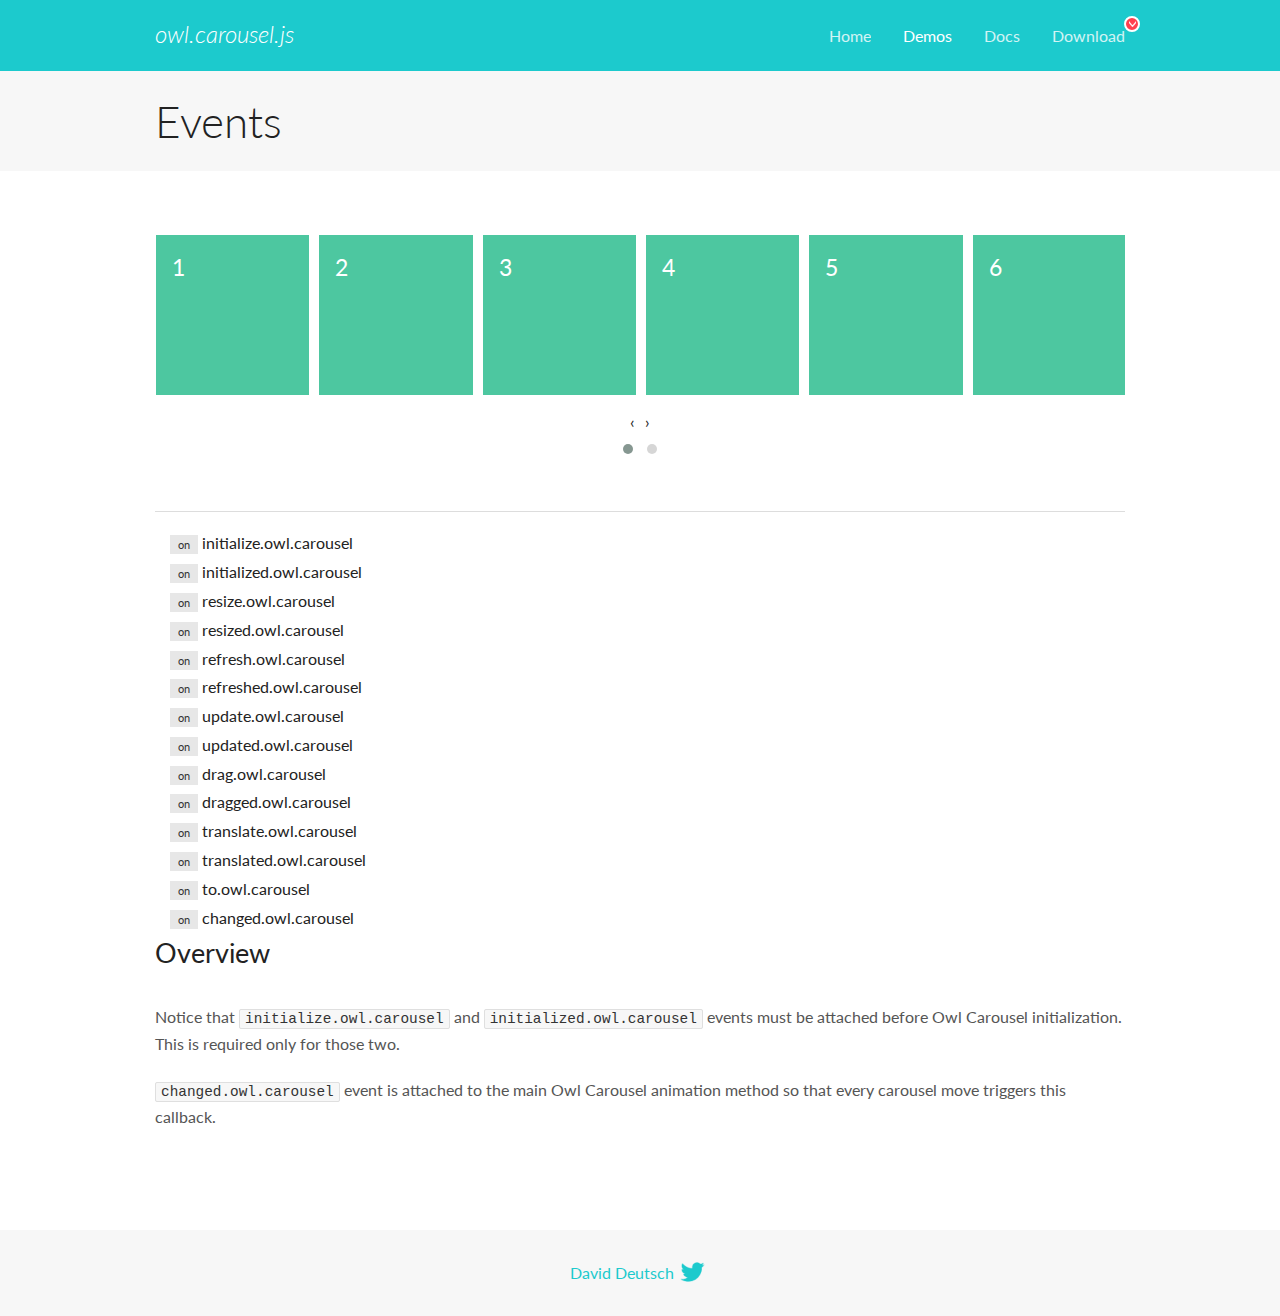
<file: owlcarousel/docs/demos/events.html>
<!DOCTYPE html>
<html lang="en">
  <head>

    <!-- head -->
    <meta charset="utf-8">
    <meta name="msapplication-tap-highlight" content="no" />
    <meta name="viewport" content="width=device-width, initial-scale=1.0" />
    <meta name="description" content="Events usage demo">
    <meta name="author" content="David Deutsch">
    <title>
      Events Demo | Owl Carousel | 2.3.4
    </title>

    <!-- Stylesheets -->
    <link href='https://fonts.googleapis.com/css?family=Lato:300,400,700,400italic,300italic' rel='stylesheet' type='text/css'>
    <link rel="stylesheet" href="../assets/css/docs.theme.min.css">

    <!-- Owl Stylesheets -->
    <link rel="stylesheet" href="../assets/owlcarousel/assets/owl.carousel.min.css">
    <link rel="stylesheet" href="../assets/owlcarousel/assets/owl.theme.default.min.css">

    <!-- HTML5 shim and Respond.js IE8 support of HTML5 elements and media queries -->

    <!--[if lt IE 9]>
      <script src="https://oss.maxcdn.com/libs/html5shiv/3.7.0/html5shiv.js"></script>
      <script src="https://oss.maxcdn.com/libs/respond.js/1.3.0/respond.min.js"></script>
    <![endif]-->

    <!-- Favicons -->
    <link rel="apple-touch-icon-precomposed" sizes="144x144" href="../assets/ico/apple-touch-icon-144-precomposed.png">
    <link rel="shortcut icon" href="../assets/ico/favicon.png">
    <link rel="shortcut icon" href="favicon.ico">

    <!-- Yeah i know js should not be in header. Its required for demos.-->

    <!-- javascript -->
    <script src="../assets/vendors/jquery.min.js"></script>
    <script src="../assets/owlcarousel/owl.carousel.js"></script>
  </head>
  <body>

    <!-- header -->
    <header class="header">
      <div class="row">
        <div class="large-12 columns">
          <div class="brand left">
            <h3>
              <a href="/OwlCarousel2/">owl.carousel.js</a> 
            </h3>
          </div>
          <a id="toggle-nav" class="right">
            <span></span> <span></span> <span></span> 
          </a> 
          <div class="nav-bar">
            <ul class="clearfix">
              <li> <a href="/OwlCarousel2/index.html">Home</a>  </li>
              <li class="active">
                <a href="/OwlCarousel2/demos/demos.html">Demos</a> 
              </li>
              <li> <a href="/OwlCarousel2/docs/started-welcome.html">Docs</a>  </li>
              <li>
                <a href="https://github.com/OwlCarousel2/OwlCarousel2/archive/2.3.4.zip">Download</a> 
                <span class="download"></span> 
              </li>
            </ul>
          </div>
        </div>
      </div>
    </header>

    <!-- title -->
    <section class="title">
      <div class="row">
        <div class="large-12 columns">
          <h1>Events</h1>
        </div>
      </div>
    </section>

    <!--  Demos -->
    <section id="demos">
      <div class="row">
        <div class="large-12 columns">
          <div class="owl-carousel owl-theme">
            <div class="item">
              <h4>1</h4>
            </div>
            <div class="item">
              <h4>2</h4>
            </div>
            <div class="item">
              <h4>3</h4>
            </div>
            <div class="item">
              <h4>4</h4>
            </div>
            <div class="item">
              <h4>5</h4>
            </div>
            <div class="item">
              <h4>6</h4>
            </div>
            <div class="item">
              <h4>7</h4>
            </div>
            <div class="item">
              <h4>8</h4>
            </div>
            <div class="item">
              <h4>9</h4>
            </div>
            <div class="item">
              <h4>10</h4>
            </div>
            <div class="item">
              <h4>11</h4>
            </div>
            <div class="item">
              <h4>12</h4>
            </div>
          </div>
          <hr>
          <div class="large-12 columns callbacks">
            <div><span class="label secondary initialize">on</span>  initialize.owl.carousel </div>
            <div><span class="label secondary initialized">on</span>  initialized.owl.carousel </div>
            <div><span class="label secondary resize">on</span>  resize.owl.carousel </div>
            <div><span class="label secondary resized">on</span>  resized.owl.carousel </div>
            <div><span class="label secondary refresh">on</span>  refresh.owl.carousel </div>
            <div><span class="label secondary refreshed">on</span>  refreshed.owl.carousel </div>
            <div><span class="label secondary update">on</span>  update.owl.carousel </div>
            <div><span class="label secondary updated">on</span>  updated.owl.carousel </div>
            <div><span class="label secondary drag">on</span>  drag.owl.carousel </div>
            <div><span class="label secondary dragged">on</span>  dragged.owl.carousel </div>
            <div><span class="label secondary translate">on</span>  translate.owl.carousel </div>
            <div><span class="label secondary translated">on</span>  translated.owl.carousel </div>
            <div><span class="label secondary to">on</span>  to.owl.carousel </div>
            <div><span class="label secondary changed">on</span>  changed.owl.carousel </div>
          </div>
          <h3 id="overview">Overview</h3>
          <p>Notice that <code>initialize.owl.carousel</code> and <code>initialized.owl.carousel</code> events must be attached before Owl Carousel initialization. This is required only for those two.</p>
          <p><code>changed.owl.carousel</code> event is attached to the main Owl Carousel animation method so that every carousel move triggers this callback.</p>
          <script>
            jQuery(document).ready(function($) {
              var owl = $('.owl-carousel');
              owl.on('initialize.owl.carousel initialized.owl.carousel ' +
                'initialize.owl.carousel initialize.owl.carousel ' +
                'resize.owl.carousel resized.owl.carousel ' +
                'refresh.owl.carousel refreshed.owl.carousel ' +
                'update.owl.carousel updated.owl.carousel ' +
                'drag.owl.carousel dragged.owl.carousel ' +
                'translate.owl.carousel translated.owl.carousel ' +
                'to.owl.carousel changed.owl.carousel',
                function(e) {
                  $('.' + e.type)
                    .removeClass('secondary')
                    .addClass('success');
                  window.setTimeout(function() {
                    $('.' + e.type)
                      .removeClass('success')
                      .addClass('secondary');
                  }, 500);
                });
              owl.owlCarousel({
                loop: true,
                nav: true,
                lazyLoad: true,
                margin: 10,
                video: true,
                responsive: {
                  0: {
                    items: 1
                  },
                  600: {
                    items: 3
                  },
                  960: {
                    items: 5,
                  },
                  1200: {
                    items: 6
                  }
                }
              });
            });
          </script>
        </div>
      </div>
    </section>

    <!-- footer -->
    <footer class="footer">
      <div class="row">
        <div class="large-12 columns">
          <h5>
            <a href="/OwlCarousel2/docs/support-contact.html">David Deutsch</a> 
            <a id="custom-tweet-button" href="https://twitter.com/share?url=https://github.com/OwlCarousel2/OwlCarousel2&text=Owl Carousel - This is so awesome! " target="_blank"></a> 
          </h5>
        </div>
      </div>
    </footer>

    <!-- vendors -->
    <script src="../assets/vendors/highlight.js"></script>
    <script src="../assets/js/app.js"></script>
  </body>
</html>
</file>
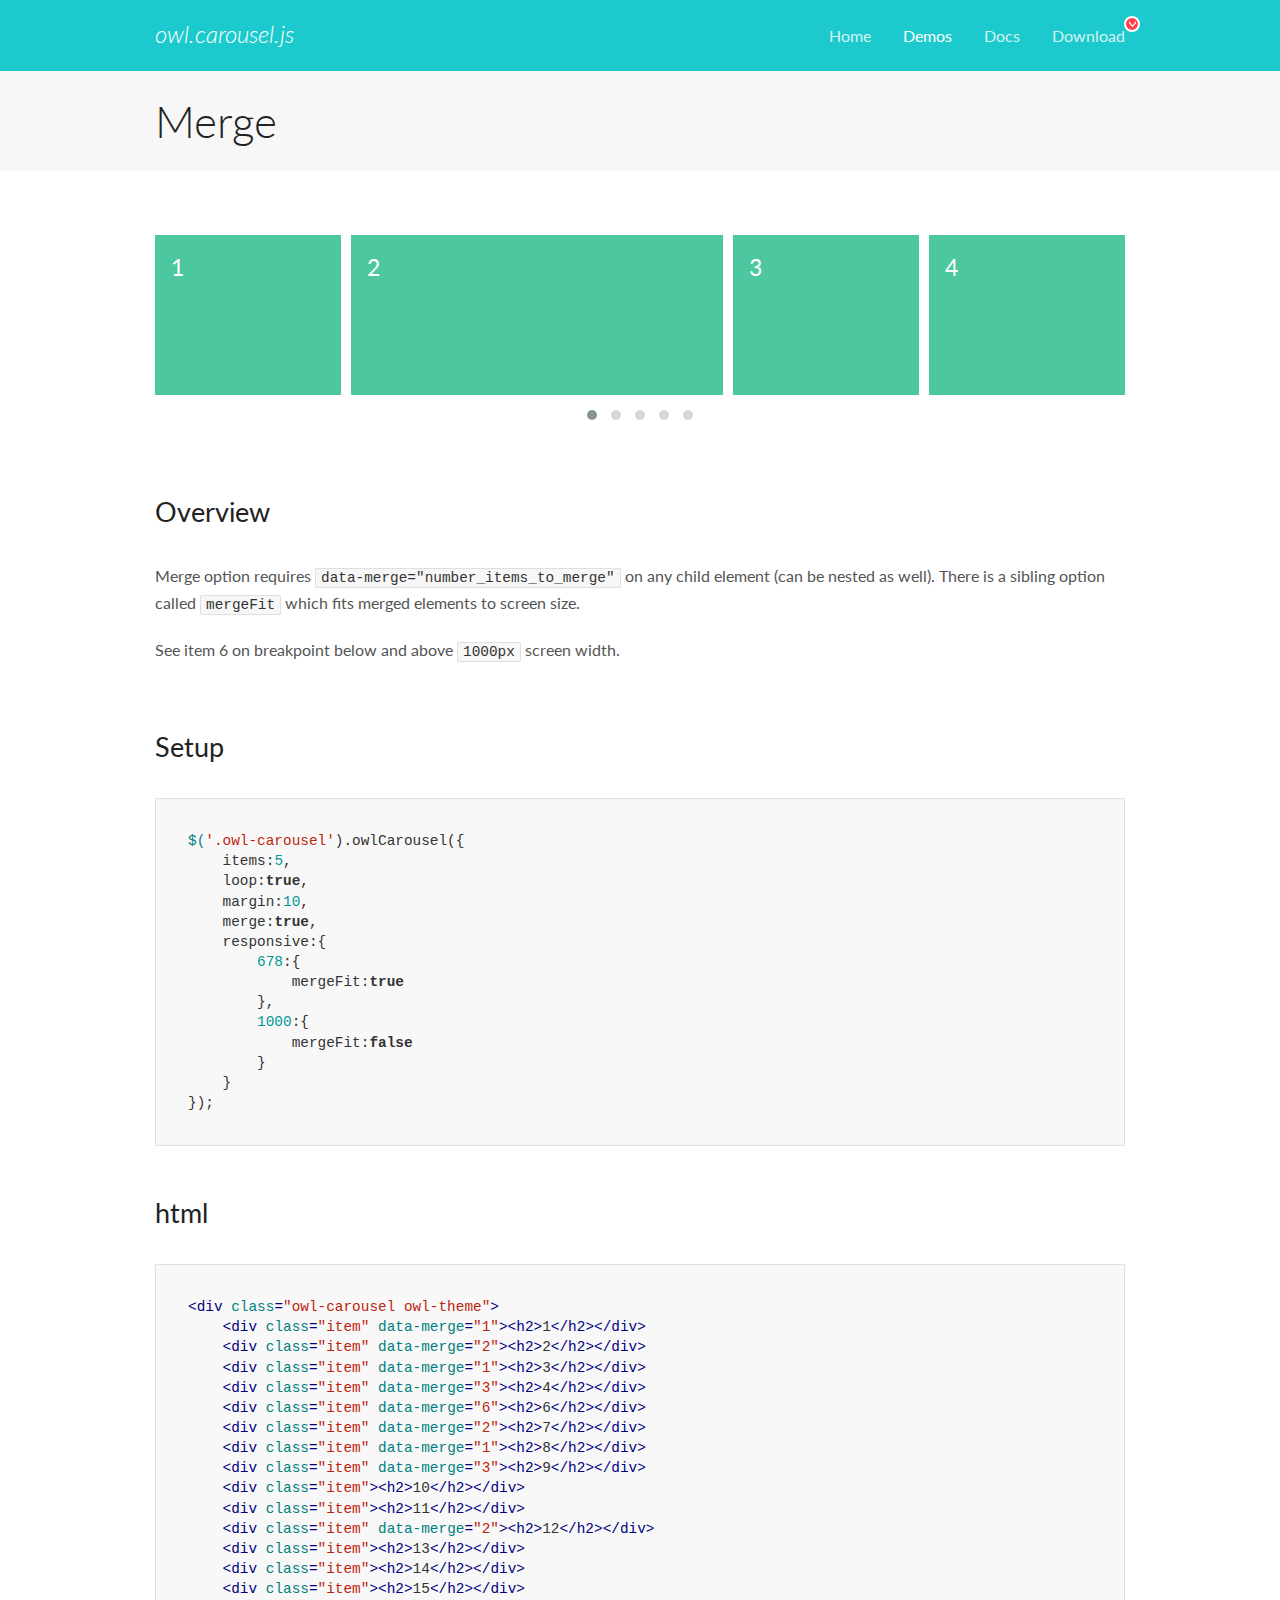
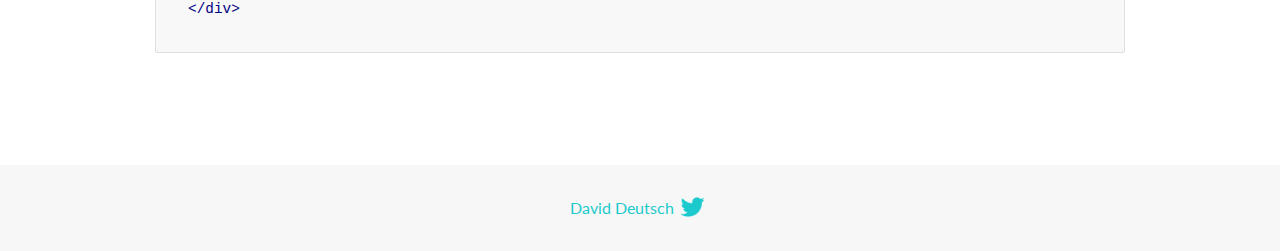
<file: owlcarousel/docs/demos/merge.html>
<!DOCTYPE html>
<html lang="en">
  <head>

    <!-- head -->
    <meta charset="utf-8">
    <meta name="msapplication-tap-highlight" content="no" />
    <meta name="viewport" content="width=device-width, initial-scale=1.0" />
    <meta name="description" content="Merge Items">
    <meta name="author" content="David Deutsch">
    <title>
      Merge Demo | Owl Carousel | 2.3.4
    </title>

    <!-- Stylesheets -->
    <link href='https://fonts.googleapis.com/css?family=Lato:300,400,700,400italic,300italic' rel='stylesheet' type='text/css'>
    <link rel="stylesheet" href="../assets/css/docs.theme.min.css">

    <!-- Owl Stylesheets -->
    <link rel="stylesheet" href="../assets/owlcarousel/assets/owl.carousel.min.css">
    <link rel="stylesheet" href="../assets/owlcarousel/assets/owl.theme.default.min.css">

    <!-- HTML5 shim and Respond.js IE8 support of HTML5 elements and media queries -->

    <!--[if lt IE 9]>
      <script src="https://oss.maxcdn.com/libs/html5shiv/3.7.0/html5shiv.js"></script>
      <script src="https://oss.maxcdn.com/libs/respond.js/1.3.0/respond.min.js"></script>
    <![endif]-->

    <!-- Favicons -->
    <link rel="apple-touch-icon-precomposed" sizes="144x144" href="../assets/ico/apple-touch-icon-144-precomposed.png">
    <link rel="shortcut icon" href="../assets/ico/favicon.png">
    <link rel="shortcut icon" href="favicon.ico">

    <!-- Yeah i know js should not be in header. Its required for demos.-->

    <!-- javascript -->
    <script src="../assets/vendors/jquery.min.js"></script>
    <script src="../assets/owlcarousel/owl.carousel.js"></script>
  </head>
  <body>

    <!-- header -->
    <header class="header">
      <div class="row">
        <div class="large-12 columns">
          <div class="brand left">
            <h3>
              <a href="/OwlCarousel2/">owl.carousel.js</a> 
            </h3>
          </div>
          <a id="toggle-nav" class="right">
            <span></span> <span></span> <span></span> 
          </a> 
          <div class="nav-bar">
            <ul class="clearfix">
              <li> <a href="/OwlCarousel2/index.html">Home</a>  </li>
              <li class="active">
                <a href="/OwlCarousel2/demos/demos.html">Demos</a> 
              </li>
              <li> <a href="/OwlCarousel2/docs/started-welcome.html">Docs</a>  </li>
              <li>
                <a href="https://github.com/OwlCarousel2/OwlCarousel2/archive/2.3.4.zip">Download</a> 
                <span class="download"></span> 
              </li>
            </ul>
          </div>
        </div>
      </div>
    </header>

    <!-- title -->
    <section class="title">
      <div class="row">
        <div class="large-12 columns">
          <h1>Merge</h1>
        </div>
      </div>
    </section>

    <!--  Demos -->
    <section id="demos">
      <div class="row">
        <div class="large-12 columns">
          <div class="owl-carousel owl-theme">
            <div class="item" data-merge="1">
              <h4>1</h4>
            </div>
            <div class="item" data-merge="2">
              <h4>2</h4>
            </div>
            <div class="item" data-merge="1">
              <h4>3</h4>
            </div>
            <div class="item" data-merge="3">
              <h4>4</h4>
            </div>
            <div class="item" data-merge="6">
              <h4>6</h4>
            </div>
            <div class="item" data-merge="2">
              <h4>7</h4>
            </div>
            <div class="item" data-merge="1">
              <h4>8</h4>
            </div>
            <div class="item" data-merge="3">
              <h4>9</h4>
            </div>
            <div class="item">
              <h4>10</h4>
            </div>
            <div class="item">
              <h4>11</h4>
            </div>
            <div class="item" data-merge="2">
              <h4>12</h4>
            </div>
            <div class="item">
              <h4>13</h4>
            </div>
            <div class="item">
              <h4>14</h4>
            </div>
            <div class="item">
              <h4>15</h4>
            </div>
          </div>
          <h3 id="overview">Overview</h3>
          <p>Merge option requires <code>data-merge=&quot;number_items_to_merge&quot;</code> on any child element (can be nested as well). There is a sibling option called <code>mergeFit</code> which fits merged elements to screen size. </p>
          <p>See item 6 on breakpoint below and above <code>1000px</code> screen width.</p>
          <h3 id="setup">Setup</h3>
          <pre><code>$(&#39;.owl-carousel&#39;).owlCarousel({
    items:5,
    loop:true,
    margin:10,
    merge:true,
    responsive:{
        678:{
            mergeFit:true
        },
        1000:{
            mergeFit:false
        }
    }
});</code></pre>
          <h3 id="html">html</h3>
          <pre><code>&lt;div class=&quot;owl-carousel owl-theme&quot;&gt;
    &lt;div class=&quot;item&quot; data-merge=&quot;1&quot;&gt;&lt;h2&gt;1&lt;/h2&gt;&lt;/div&gt;
    &lt;div class=&quot;item&quot; data-merge=&quot;2&quot;&gt;&lt;h2&gt;2&lt;/h2&gt;&lt;/div&gt;
    &lt;div class=&quot;item&quot; data-merge=&quot;1&quot;&gt;&lt;h2&gt;3&lt;/h2&gt;&lt;/div&gt;
    &lt;div class=&quot;item&quot; data-merge=&quot;3&quot;&gt;&lt;h2&gt;4&lt;/h2&gt;&lt;/div&gt;
    &lt;div class=&quot;item&quot; data-merge=&quot;6&quot;&gt;&lt;h2&gt;6&lt;/h2&gt;&lt;/div&gt;
    &lt;div class=&quot;item&quot; data-merge=&quot;2&quot;&gt;&lt;h2&gt;7&lt;/h2&gt;&lt;/div&gt;
    &lt;div class=&quot;item&quot; data-merge=&quot;1&quot;&gt;&lt;h2&gt;8&lt;/h2&gt;&lt;/div&gt;
    &lt;div class=&quot;item&quot; data-merge=&quot;3&quot;&gt;&lt;h2&gt;9&lt;/h2&gt;&lt;/div&gt;
    &lt;div class=&quot;item&quot;&gt;&lt;h2&gt;10&lt;/h2&gt;&lt;/div&gt;
    &lt;div class=&quot;item&quot;&gt;&lt;h2&gt;11&lt;/h2&gt;&lt;/div&gt;
    &lt;div class=&quot;item&quot; data-merge=&quot;2&quot;&gt;&lt;h2&gt;12&lt;/h2&gt;&lt;/div&gt;
    &lt;div class=&quot;item&quot;&gt;&lt;h2&gt;13&lt;/h2&gt;&lt;/div&gt;
    &lt;div class=&quot;item&quot;&gt;&lt;h2&gt;14&lt;/h2&gt;&lt;/div&gt;
    &lt;div class=&quot;item&quot;&gt;&lt;h2&gt;15&lt;/h2&gt;&lt;/div&gt;
&lt;/div&gt;</code></pre>
          <script>
            $(document).ready(function() {
              $('.owl-carousel').owlCarousel({
                items: 5,
                loop: true,
                margin: 10,
                merge: true,
                responsive: {
                  678: {
                    mergeFit: true
                  },
                  1000: {
                    mergeFit: false
                  }
                }
              });
            })
          </script>
        </div>
      </div>
    </section>

    <!-- footer -->
    <footer class="footer">
      <div class="row">
        <div class="large-12 columns">
          <h5>
            <a href="/OwlCarousel2/docs/support-contact.html">David Deutsch</a> 
            <a id="custom-tweet-button" href="https://twitter.com/share?url=https://github.com/OwlCarousel2/OwlCarousel2&text=Owl Carousel - This is so awesome! " target="_blank"></a> 
          </h5>
        </div>
      </div>
    </footer>

    <!-- vendors -->
    <script src="../assets/vendors/highlight.js"></script>
    <script src="../assets/js/app.js"></script>
  </body>
</html>
</file>
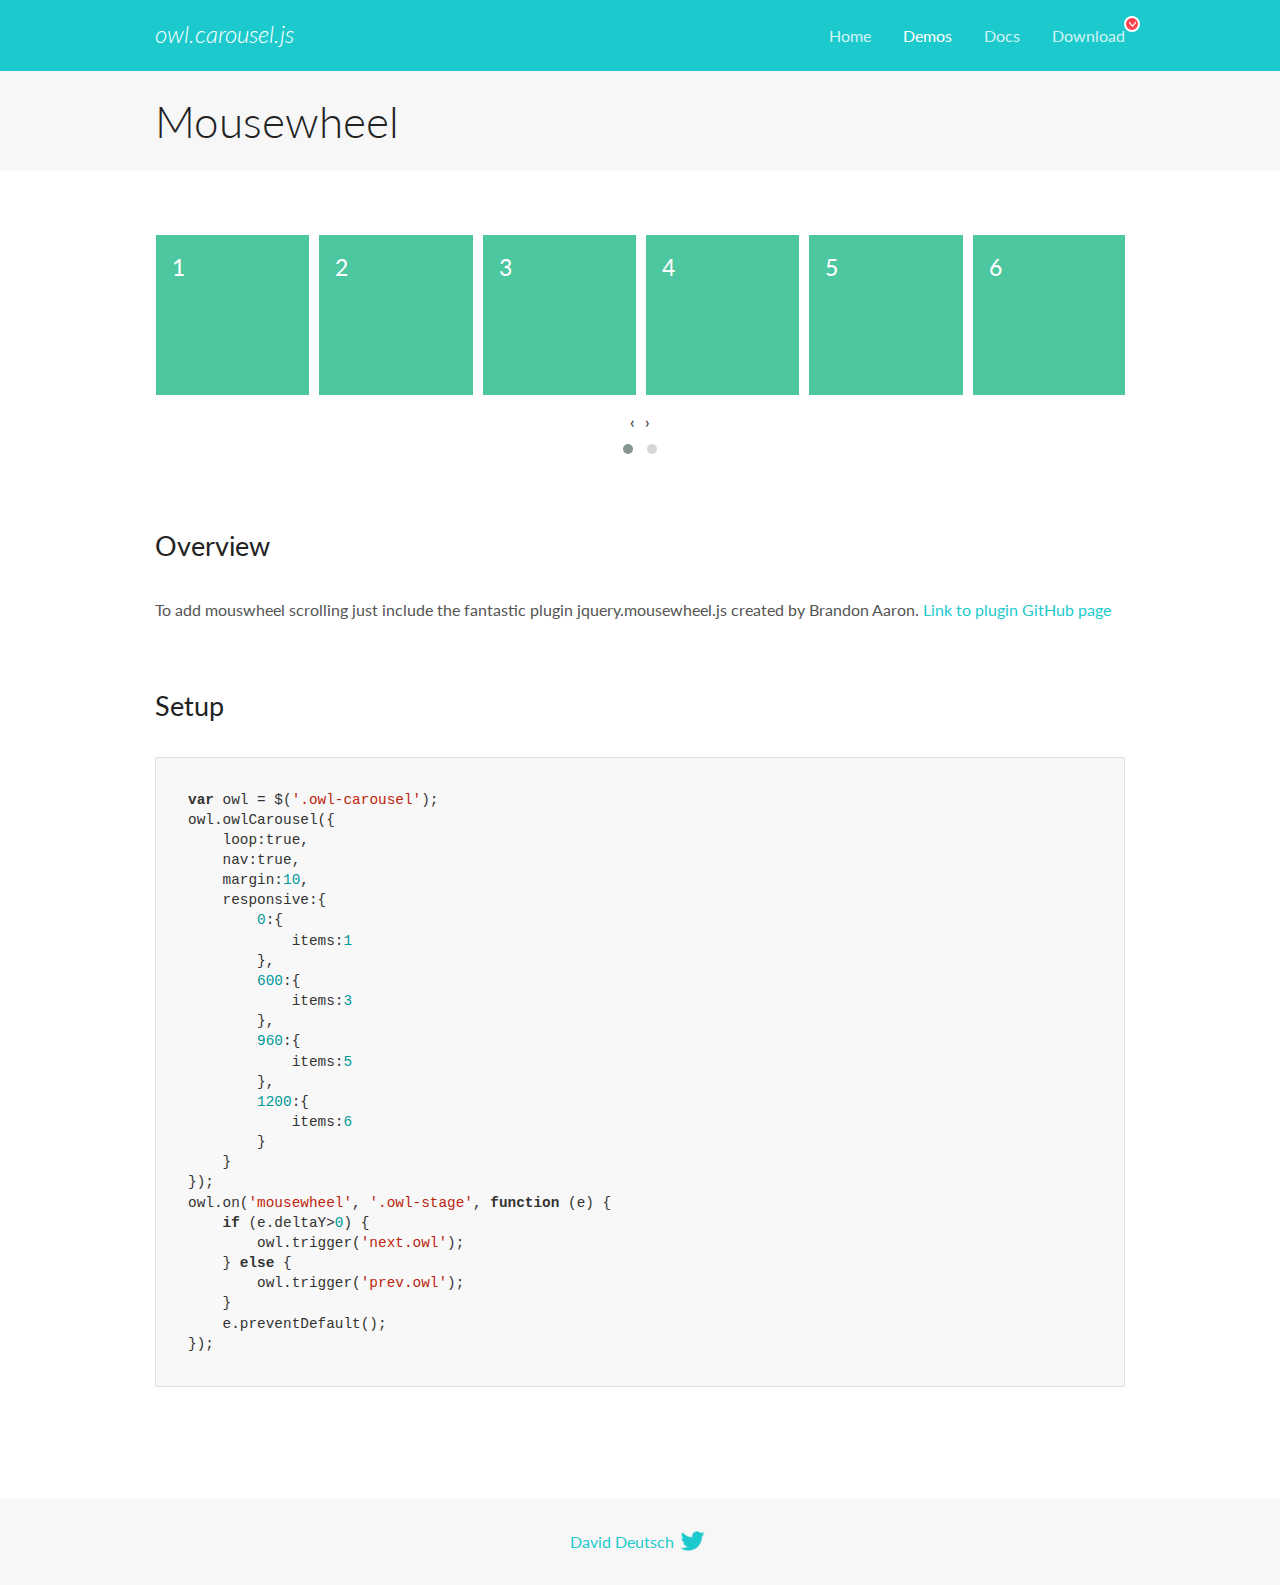
<file: owlcarousel/docs/demos/mousewheel.html>
<!DOCTYPE html>
<html lang="en">
  <head>

    <!-- head -->
    <meta charset="utf-8">
    <meta name="msapplication-tap-highlight" content="no" />
    <meta name="viewport" content="width=device-width, initial-scale=1.0" />
    <meta name="description" content="Mousewheel usage demo">
    <meta name="author" content="David Deutsch">
    <title>
      Mousewheel Demo | Owl Carousel | 2.3.4
    </title>

    <!-- Stylesheets -->
    <link href='https://fonts.googleapis.com/css?family=Lato:300,400,700,400italic,300italic' rel='stylesheet' type='text/css'>
    <link rel="stylesheet" href="../assets/css/docs.theme.min.css">

    <!-- Owl Stylesheets -->
    <link rel="stylesheet" href="../assets/owlcarousel/assets/owl.carousel.min.css">
    <link rel="stylesheet" href="../assets/owlcarousel/assets/owl.theme.default.min.css">

    <!-- HTML5 shim and Respond.js IE8 support of HTML5 elements and media queries -->

    <!--[if lt IE 9]>
      <script src="https://oss.maxcdn.com/libs/html5shiv/3.7.0/html5shiv.js"></script>
      <script src="https://oss.maxcdn.com/libs/respond.js/1.3.0/respond.min.js"></script>
    <![endif]-->

    <!-- Favicons -->
    <link rel="apple-touch-icon-precomposed" sizes="144x144" href="../assets/ico/apple-touch-icon-144-precomposed.png">
    <link rel="shortcut icon" href="../assets/ico/favicon.png">
    <link rel="shortcut icon" href="favicon.ico">

    <!-- Yeah i know js should not be in header. Its required for demos.-->

    <!-- javascript -->
    <script src="../assets/vendors/jquery.min.js"></script>
    <script src="../assets/owlcarousel/owl.carousel.js"></script>
  </head>
  <body>

    <!-- header -->
    <header class="header">
      <div class="row">
        <div class="large-12 columns">
          <div class="brand left">
            <h3>
              <a href="/OwlCarousel2/">owl.carousel.js</a> 
            </h3>
          </div>
          <a id="toggle-nav" class="right">
            <span></span> <span></span> <span></span> 
          </a> 
          <div class="nav-bar">
            <ul class="clearfix">
              <li> <a href="/OwlCarousel2/index.html">Home</a>  </li>
              <li class="active">
                <a href="/OwlCarousel2/demos/demos.html">Demos</a> 
              </li>
              <li> <a href="/OwlCarousel2/docs/started-welcome.html">Docs</a>  </li>
              <li>
                <a href="https://github.com/OwlCarousel2/OwlCarousel2/archive/2.3.4.zip">Download</a> 
                <span class="download"></span> 
              </li>
            </ul>
          </div>
        </div>
      </div>
    </header>

    <!-- title -->
    <section class="title">
      <div class="row">
        <div class="large-12 columns">
          <h1>Mousewheel</h1>
        </div>
      </div>
    </section>

    <!--  Demos -->
    <section id="demos">
      <div class="row">
        <div class="large-12 columns">
          <div class="owl-carousel owl-theme">
            <div class="item">
              <h4>1</h4>
            </div>
            <div class="item">
              <h4>2</h4>
            </div>
            <div class="item">
              <h4>3</h4>
            </div>
            <div class="item">
              <h4>4</h4>
            </div>
            <div class="item">
              <h4>5</h4>
            </div>
            <div class="item">
              <h4>6</h4>
            </div>
            <div class="item">
              <h4>7</h4>
            </div>
            <div class="item">
              <h4>8</h4>
            </div>
            <div class="item">
              <h4>9</h4>
            </div>
            <div class="item">
              <h4>10</h4>
            </div>
            <div class="item">
              <h4>11</h4>
            </div>
            <div class="item">
              <h4>12</h4>
            </div>
          </div>
          <h3 id="overview">Overview</h3>
          <p>To add mouswheel scrolling just include the fantastic plugin jquery.mousewheel.js created by Brandon Aaron.
            <a href="https://github.com/brandonaaron/jquery-mousewheel">Link to plugin GitHub page</a> 
          </p>
          <h3 id="setup">Setup</h3>
          <pre><code>var owl = $(&#39;.owl-carousel&#39;);
owl.owlCarousel({
    loop:true,
    nav:true,
    margin:10,
    responsive:{
        0:{
            items:1
        },
        600:{
            items:3
        },            
        960:{
            items:5
        },
        1200:{
            items:6
        }
    }
});
owl.on(&#39;mousewheel&#39;, &#39;.owl-stage&#39;, function (e) {
    if (e.deltaY&gt;0) {
        owl.trigger(&#39;next.owl&#39;);
    } else {
        owl.trigger(&#39;prev.owl&#39;);
    }
    e.preventDefault();
});</code></pre>
          <script src="../assets/vendors/jquery.mousewheel.min.js"></script>
          <script>
            $(document).ready(function() {
              var owl = $('.owl-carousel');
              owl.owlCarousel({
                loop: true,
                nav: true,
                margin: 10,
                responsive: {
                  0: {
                    items: 1
                  },
                  600: {
                    items: 3
                  },
                  960: {
                    items: 5
                  },
                  1200: {
                    items: 6
                  }
                }
              });
              owl.on('mousewheel', '.owl-stage', function(e) {
                if (e.deltaY > 0) {
                  owl.trigger('next.owl');
                } else {
                  owl.trigger('prev.owl');
                }
                e.preventDefault();
              });
            })
          </script>
        </div>
      </div>
    </section>

    <!-- footer -->
    <footer class="footer">
      <div class="row">
        <div class="large-12 columns">
          <h5>
            <a href="/OwlCarousel2/docs/support-contact.html">David Deutsch</a> 
            <a id="custom-tweet-button" href="https://twitter.com/share?url=https://github.com/OwlCarousel2/OwlCarousel2&text=Owl Carousel - This is so awesome! " target="_blank"></a> 
          </h5>
        </div>
      </div>
    </footer>

    <!-- vendors -->
    <script src="../assets/vendors/highlight.js"></script>
    <script src="../assets/js/app.js"></script>
  </body>
</html>
</file>
<file: css/main.css>
body{
    font-family: serif;
}
.header{
    margin-top: 20px;
}
.logo img{
    max-height: 50px;
}
.big-banner{
    background-image: url('../img/big-banner-1.png');
    min-height: 444px;
    display: flex;
    flex-direction: column;
}
.main-nav-menu{
    margin: 10px 5px;
    top: 0;
}
.main-nav-menu a{
    color: white;
    text-decoration: none;
    padding-left: 9px;
}
.main-nav-menu a:hover{
    color: #fa8507;
    transition: 0.7s;

}
.phone-block button{
    background-color: rgb(247, 142, 5);
    color: white;
    border-radius: 5px;
    padding: 7px 21px;
    font-size: 11px;
    font-weight: 700;
    border: 0;
}
.phone-block button:hover{
    color: black;
    transition: 1s;
}
.phone-block {
    color: white;
    text-decoration: none;
}
.phone-block a{
    color: white;
    text-decoration: none;
}
.phone-block a:hover{
    color: #fa8507;
}
.button-call-header{
    text-align: center;
}
.text-banner{
        color: white;
        text-align: center;
        margin-top: 3rem;
}
.text-banner button{
    background-color: rgb(247, 142, 5);
    color: white;
    padding: 5px 17px;
    font-size: 11px;
    font-weight: 700;
    border: 0;
    border-radius: 3px;
}
.text-banner button:hover{
    color: #fa8507;
    background-color: #fff;
    transition: 1s;
}
.text-banner p:first-child{
    font-family: cursive;
    font-size: 1.2rem;
}
.text-banner h2{
    font-size: 3rem;
}
.about .about-bg img{
    max-width: 100%;
}
.about h4{
    font-family: cursive;
}
.about h4 span{
    color: #fa8507;
}
.about p{
    font-size: 16px;
    font-weight: 400;
    color: #777777;
}
.about{
    margin-top: 50px;
    margin-bottom: 55px;
}
.button-call-header {
    text-align: left;
}
.our-story .main-text{
    font-size: 1.2rem;
}
.icon-block{
    margin-top: 30px;
}
.icon-block .icon-container i{
    font-size: 5rem;
    color: #fa8507;
}
.icon-block .number{
    font-size: 2.5rem;
    font-weight: 800;
    font-style: italic;
}
.icon-container{
    margin-bottom: 0;
}
.our-strength{
    margin-top: 30px;
    margin-bottom: 50px;
}
.our-strength .top-header{
    text-align: center;
    margin-bottom: 55px;
}
.our-strength .items-block .i-container{
    font-size: 7rem;
    color: #fa8507;
}
.our-strength .items-block{
    text-align: center;
    justify-content: space-between;
}
.our-strength .items-block p{
    font-size: 1.1rem;
}
.our-strength .items-block .items-element{
    border: 1px solid #777777;
    padding: 20px 15px;
    box-shadow: 6px 6px 0 #777;
}
.business-lunch{
    background-image: url('/img/bg-buisines.png');
    padding: 55px 8px;
    margin: 60px 0;
    
}
.my-container{
    display: flex;
    justify-content: space-between;
    width: 80%;
    margin-left: auto;
    margin-right: auto;
}
.business-text{
    display: inline-block;
    color: #fff;
    font-size: 1.8rem;
    max-width: 68%;
    text-shadow: #212529 3px 1px;
}
.business-button{
    display: inline-block;
    width: 28%;
    text-align: center;
}
.business-button button{
    background-color: rgb(247, 142, 5);
    color: white;
    border-radius: 5px;
    padding: 7px 21px;
    font-size: 1.1rem;
    font-weight: 700;
    border: 0;
}
.business-button button:hover{
    background-color: #fff;
    color: #fa8507;
    transition: 0.8s;
}
@media screen and (max-width: 720px) {
    .business-text{
        display: block;
        font-size: 1.3rem;
        max-width: 98%;
    }
    .business-button{
        display: block;
        width: 98%;
        margin-top: 8%;
    }
}
.daily-offers{}
.daily-offers .header{
    margin-bottom: 85px;
    text-align: center;
}
.banner-burger, .items-block{
    width: 48%;
}
.daily-offers .my-container .banner-burger{
    background: url('../img/daily-offer-banner.png');
    background-size: cover;
    width: 555px;
    height: 429px;
}
.daily-offers  .items-block .item div{
    display: inline-block;
}
.daily-offers .my-container .items-block .item{
    border: #777 1px solid;
    margin-bottom: 2rem;
    min-width: 555px;

}
.daily-offers .my-container .items-block .item .item-img{

}
.daily-offers .my-container .items-block .item .item-text{
    padding-left: 1rem;
}
.daily-offers .my-container .items-block .item .item-text p:first-child{
    font-size: 1.6rem;
    font-style: italic;
    margin-bottom: 0;

}
.daily-offers .my-container .items-block .item .item-text p:last-child{
    font-size: 1.3rem;
    color: #777;
    font-family: cursive;
    margin-bottom: 0;
}
.daily-offers .my-container .items-block .item .item-icon{
    font-size: 2.3rem;
    color: #fa8507;
}
.daily-offers .my-container .items-block .item .item-icon i{
    padding-left: 4px;
    position: absolute;
    margin-top: -26px;
}
/* reservation section */
.reservation {
    margin: 85px 0px;
    background-image: url('../img/reservation-bg.jpg');
    padding-bottom: 100px;
}

.reservation .header {
    text-align: center;
    margin-bottom: 75px;
}

.reservation .header h2 {
    font-style: italic;
    font-weight: bold;
    color: #fff;
    text-shadow: #777 2px 2px 4px;
    padding-top: 100px;
}

.reservation .header h2 span {
    color: #fa8507;
}

.reservation .my-container {

    width: 60%;
    display: flex;
    justify-content: space-between;
}

.reservation .contact-info p {
    color: gray;
    font-size: 15px;
}

.reservation .form-block p {
    color: gray;
    font-size: 15px;
}
/*END reservation section */

.form-group {
    position: relative;
    margin-bottom: 15px;
}

.form-group i {
    position: absolute;
    color: #fa8507;
    font-size: 1rem;
    top: 25%;
    left: -20px;
}

.form-btn button {
    color: #fff;
    font-size: 1.2rem;
    background-color: #fa8507;
    border: none;
    padding: 5px;
}

.form-btn button:hover {
    color: #212529;
    background-color: #fff;
    transition: 0.65s;
}

.contact-info, .form-block {
    background: #fff;
    min-width: 40%;
    padding: 20px 35px;
    max-height: max-content;
}
/* Bahtinov code , section rewies*/

.reviews{
    margin: 100px 0;
}

.reviews .header{
    text-align: center;
    
}

.reviews .header h2{
    /* font-style: italic; */
    font-family: cursive;
    font-weight: 700;
    text-shadow: #989898 2px 2px 3px;
}

.container-reviews{
    display: flex;
    justify-content: space-between;
    width: 80%;
    margin-left: auto;
    margin-right: auto;
    margin-top: 85px;
}

.container-reviews .review-item{
    width: 40%;
    background-color: #dcdcdc7e;
    text-align: center;
    padding: 15px 35px;
}

.container-reviews .review-item img{
    border-radius: 100%;
}

.container-reviews .review-item p{
    color: #777;
}
/* END Bahtinov code , section rewies*/
.Our-Food-News .header{
    text-align: center;
    margin-bottom: 80px;
}
.Food-conteiner{
    display: flex;
    width: 65%;
    margin-left: auto;
    margin-right: auto;
    justify-content: space-between;

}
.Our-Food-News .Food-card{
   
    background-color: #dddddd;
}
.Our-Food-News .Food-card .item--Food-text{
    padding: 15px 20px;
}
.Our-Food-News{
margin: 8% 0;
}
.Our-Food-News .Food-card .item--Food-text p{
    color: #868686;
}

.our-gallery .header{
    text-align: center;
    margin-bottom: 80px;
}
.our-gallery .header h2{
    font-weight: 700;
    text-shadow: #989898 2px 2px 3px;
}

.our-gallery .img-container {
    justify-content: center;
    display: flex;
    flex-wrap: wrap;
}

.our-gallery .gallery-img {
    width: 25%;
    box-sizing: border-box;
    padding: 7px;
    position: relative;
}

.our-gallery .gallery-img:hover {
    .hover-block{
        z-index: 1;
        opacity: 1;
    }
}

.our-gallery .gallery-img img {
    width: 100%;
    padding: 7px;
}

.hover-block{
    background-color: #060606ac;
    position: absolute;
    width: 87%;
    height: 85%;
    top: 21px;
    left: 20px;
    padding: 17px 12px;
    color: #fff;
    z-index: -1;
    transition: 0.7s;
    opacity: 0;
}
</file>
<file: fontawesome/css/brands.css>
/*!
 * Font Awesome Free 6.6.0 by @fontawesome - https://fontawesome.com
 * License - https://fontawesome.com/license/free (Icons: CC BY 4.0, Fonts: SIL OFL 1.1, Code: MIT License)
 * Copyright 2024 Fonticons, Inc.
 */
:root, :host {
  --fa-style-family-brands: 'Font Awesome 6 Brands';
  --fa-font-brands: normal 400 1em/1 'Font Awesome 6 Brands'; }

@font-face {
  font-family: 'Font Awesome 6 Brands';
  font-style: normal;
  font-weight: 400;
  font-display: block;
  src: url("../webfonts/fa-brands-400.woff2") format("woff2"), url("../webfonts/fa-brands-400.ttf") format("truetype"); }

.fab,
.fa-brands {
  font-weight: 400; }

.fa-monero:before {
  content: "\f3d0"; }

.fa-hooli:before {
  content: "\f427"; }

.fa-yelp:before {
  content: "\f1e9"; }

.fa-cc-visa:before {
  content: "\f1f0"; }

.fa-lastfm:before {
  content: "\f202"; }

.fa-shopware:before {
  content: "\f5b5"; }

.fa-creative-commons-nc:before {
  content: "\f4e8"; }

.fa-aws:before {
  content: "\f375"; }

.fa-redhat:before {
  content: "\f7bc"; }

.fa-yoast:before {
  content: "\f2b1"; }

.fa-cloudflare:before {
  content: "\e07d"; }

.fa-ups:before {
  content: "\f7e0"; }

.fa-pixiv:before {
  content: "\e640"; }

.fa-wpexplorer:before {
  content: "\f2de"; }

.fa-dyalog:before {
  content: "\f399"; }

.fa-bity:before {
  content: "\f37a"; }

.fa-stackpath:before {
  content: "\f842"; }

.fa-buysellads:before {
  content: "\f20d"; }

.fa-first-order:before {
  content: "\f2b0"; }

.fa-modx:before {
  content: "\f285"; }

.fa-guilded:before {
  content: "\e07e"; }

.fa-vnv:before {
  content: "\f40b"; }

.fa-square-js:before {
  content: "\f3b9"; }

.fa-js-square:before {
  content: "\f3b9"; }

.fa-microsoft:before {
  content: "\f3ca"; }

.fa-qq:before {
  content: "\f1d6"; }

.fa-orcid:before {
  content: "\f8d2"; }

.fa-java:before {
  content: "\f4e4"; }

.fa-invision:before {
  content: "\f7b0"; }

.fa-creative-commons-pd-alt:before {
  content: "\f4ed"; }

.fa-centercode:before {
  content: "\f380"; }

.fa-glide-g:before {
  content: "\f2a6"; }

.fa-drupal:before {
  content: "\f1a9"; }

.fa-jxl:before {
  content: "\e67b"; }

.fa-dart-lang:before {
  content: "\e693"; }

.fa-hire-a-helper:before {
  content: "\f3b0"; }

.fa-creative-commons-by:before {
  content: "\f4e7"; }

.fa-unity:before {
  content: "\e049"; }

.fa-whmcs:before {
  content: "\f40d"; }

.fa-rocketchat:before {
  content: "\f3e8"; }

.fa-vk:before {
  content: "\f189"; }

.fa-untappd:before {
  content: "\f405"; }

.fa-mailchimp:before {
  content: "\f59e"; }

.fa-css3-alt:before {
  content: "\f38b"; }

.fa-square-reddit:before {
  content: "\f1a2"; }

.fa-reddit-square:before {
  content: "\f1a2"; }

.fa-vimeo-v:before {
  content: "\f27d"; }

.fa-contao:before {
  content: "\f26d"; }

.fa-square-font-awesome:before {
  content: "\e5ad"; }

.fa-deskpro:before {
  content: "\f38f"; }

.fa-brave:before {
  content: "\e63c"; }

.fa-sistrix:before {
  content: "\f3ee"; }

.fa-square-instagram:before {
  content: "\e055"; }

.fa-instagram-square:before {
  content: "\e055"; }

.fa-battle-net:before {
  content: "\f835"; }

.fa-the-red-yeti:before {
  content: "\f69d"; }

.fa-square-hacker-news:before {
  content: "\f3af"; }

.fa-hacker-news-square:before {
  content: "\f3af"; }

.fa-edge:before {
  content: "\f282"; }

.fa-threads:before {
  content: "\e618"; }

.fa-napster:before {
  content: "\f3d2"; }

.fa-square-snapchat:before {
  content: "\f2ad"; }

.fa-snapchat-square:before {
  content: "\f2ad"; }

.fa-google-plus-g:before {
  content: "\f0d5"; }

.fa-artstation:before {
  content: "\f77a"; }

.fa-markdown:before {
  content: "\f60f"; }

.fa-sourcetree:before {
  content: "\f7d3"; }

.fa-google-plus:before {
  content: "\f2b3"; }

.fa-diaspora:before {
  content: "\f791"; }

.fa-foursquare:before {
  content: "\f180"; }

.fa-stack-overflow:before {
  content: "\f16c"; }

.fa-github-alt:before {
  content: "\f113"; }

.fa-phoenix-squadron:before {
  content: "\f511"; }

.fa-pagelines:before {
  content: "\f18c"; }

.fa-algolia:before {
  content: "\f36c"; }

.fa-red-river:before {
  content: "\f3e3"; }

.fa-creative-commons-sa:before {
  content: "\f4ef"; }

.fa-safari:before {
  content: "\f267"; }

.fa-google:before {
  content: "\f1a0"; }

.fa-square-font-awesome-stroke:before {
  content: "\f35c"; }

.fa-font-awesome-alt:before {
  content: "\f35c"; }

.fa-atlassian:before {
  content: "\f77b"; }

.fa-linkedin-in:before {
  content: "\f0e1"; }

.fa-digital-ocean:before {
  content: "\f391"; }

.fa-nimblr:before {
  content: "\f5a8"; }

.fa-chromecast:before {
  content: "\f838"; }

.fa-evernote:before {
  content: "\f839"; }

.fa-hacker-news:before {
  content: "\f1d4"; }

.fa-creative-commons-sampling:before {
  content: "\f4f0"; }

.fa-adversal:before {
  content: "\f36a"; }

.fa-creative-commons:before {
  content: "\f25e"; }

.fa-watchman-monitoring:before {
  content: "\e087"; }

.fa-fonticons:before {
  content: "\f280"; }

.fa-weixin:before {
  content: "\f1d7"; }

.fa-shirtsinbulk:before {
  content: "\f214"; }

.fa-codepen:before {
  content: "\f1cb"; }

.fa-git-alt:before {
  content: "\f841"; }

.fa-lyft:before {
  content: "\f3c3"; }

.fa-rev:before {
  content: "\f5b2"; }

.fa-windows:before {
  content: "\f17a"; }

.fa-wizards-of-the-coast:before {
  content: "\f730"; }

.fa-square-viadeo:before {
  content: "\f2aa"; }

.fa-viadeo-square:before {
  content: "\f2aa"; }

.fa-meetup:before {
  content: "\f2e0"; }

.fa-centos:before {
  content: "\f789"; }

.fa-adn:before {
  content: "\f170"; }

.fa-cloudsmith:before {
  content: "\f384"; }

.fa-opensuse:before {
  content: "\e62b"; }

.fa-pied-piper-alt:before {
  content: "\f1a8"; }

.fa-square-dribbble:before {
  content: "\f397"; }

.fa-dribbble-square:before {
  content: "\f397"; }

.fa-codiepie:before {
  content: "\f284"; }

.fa-node:before {
  content: "\f419"; }

.fa-mix:before {
  content: "\f3cb"; }

.fa-steam:before {
  content: "\f1b6"; }

.fa-cc-apple-pay:before {
  content: "\f416"; }

.fa-scribd:before {
  content: "\f28a"; }

.fa-debian:before {
  content: "\e60b"; }

.fa-openid:before {
  content: "\f19b"; }

.fa-instalod:before {
  content: "\e081"; }

.fa-expeditedssl:before {
  content: "\f23e"; }

.fa-sellcast:before {
  content: "\f2da"; }

.fa-square-twitter:before {
  content: "\f081"; }

.fa-twitter-square:before {
  content: "\f081"; }

.fa-r-project:before {
  content: "\f4f7"; }

.fa-delicious:before {
  content: "\f1a5"; }

.fa-freebsd:before {
  content: "\f3a4"; }

.fa-vuejs:before {
  content: "\f41f"; }

.fa-accusoft:before {
  content: "\f369"; }

.fa-ioxhost:before {
  content: "\f208"; }

.fa-fonticons-fi:before {
  content: "\f3a2"; }

.fa-app-store:before {
  content: "\f36f"; }

.fa-cc-mastercard:before {
  content: "\f1f1"; }

.fa-itunes-note:before {
  content: "\f3b5"; }

.fa-golang:before {
  content: "\e40f"; }

.fa-kickstarter:before {
  content: "\f3bb"; }

.fa-square-kickstarter:before {
  content: "\f3bb"; }

.fa-grav:before {
  content: "\f2d6"; }

.fa-weibo:before {
  content: "\f18a"; }

.fa-uncharted:before {
  content: "\e084"; }

.fa-firstdraft:before {
  content: "\f3a1"; }

.fa-square-youtube:before {
  content: "\f431"; }

.fa-youtube-square:before {
  content: "\f431"; }

.fa-wikipedia-w:before {
  content: "\f266"; }

.fa-wpressr:before {
  content: "\f3e4"; }

.fa-rendact:before {
  content: "\f3e4"; }

.fa-angellist:before {
  content: "\f209"; }

.fa-galactic-republic:before {
  content: "\f50c"; }

.fa-nfc-directional:before {
  content: "\e530"; }

.fa-skype:before {
  content: "\f17e"; }

.fa-joget:before {
  content: "\f3b7"; }

.fa-fedora:before {
  content: "\f798"; }

.fa-stripe-s:before {
  content: "\f42a"; }

.fa-meta:before {
  content: "\e49b"; }

.fa-laravel:before {
  content: "\f3bd"; }

.fa-hotjar:before {
  content: "\f3b1"; }

.fa-bluetooth-b:before {
  content: "\f294"; }

.fa-square-letterboxd:before {
  content: "\e62e"; }

.fa-sticker-mule:before {
  content: "\f3f7"; }

.fa-creative-commons-zero:before {
  content: "\f4f3"; }

.fa-hips:before {
  content: "\f452"; }

.fa-behance:before {
  content: "\f1b4"; }

.fa-reddit:before {
  content: "\f1a1"; }

.fa-discord:before {
  content: "\f392"; }

.fa-chrome:before {
  content: "\f268"; }

.fa-app-store-ios:before {
  content: "\f370"; }

.fa-cc-discover:before {
  content: "\f1f2"; }

.fa-wpbeginner:before {
  content: "\f297"; }

.fa-confluence:before {
  content: "\f78d"; }

.fa-shoelace:before {
  content: "\e60c"; }

.fa-mdb:before {
  content: "\f8ca"; }

.fa-dochub:before {
  content: "\f394"; }

.fa-accessible-icon:before {
  content: "\f368"; }

.fa-ebay:before {
  content: "\f4f4"; }

.fa-amazon:before {
  content: "\f270"; }

.fa-unsplash:before {
  content: "\e07c"; }

.fa-yarn:before {
  content: "\f7e3"; }

.fa-square-steam:before {
  content: "\f1b7"; }

.fa-steam-square:before {
  content: "\f1b7"; }

.fa-500px:before {
  content: "\f26e"; }

.fa-square-vimeo:before {
  content: "\f194"; }

.fa-vimeo-square:before {
  content: "\f194"; }

.fa-asymmetrik:before {
  content: "\f372"; }

.fa-font-awesome:before {
  content: "\f2b4"; }

.fa-font-awesome-flag:before {
  content: "\f2b4"; }

.fa-font-awesome-logo-full:before {
  content: "\f2b4"; }

.fa-gratipay:before {
  content: "\f184"; }

.fa-apple:before {
  content: "\f179"; }

.fa-hive:before {
  content: "\e07f"; }

.fa-gitkraken:before {
  content: "\f3a6"; }

.fa-keybase:before {
  content: "\f4f5"; }

.fa-apple-pay:before {
  content: "\f415"; }

.fa-padlet:before {
  content: "\e4a0"; }

.fa-amazon-pay:before {
  content: "\f42c"; }

.fa-square-github:before {
  content: "\f092"; }

.fa-github-square:before {
  content: "\f092"; }

.fa-stumbleupon:before {
  content: "\f1a4"; }

.fa-fedex:before {
  content: "\f797"; }

.fa-phoenix-framework:before {
  content: "\f3dc"; }

.fa-shopify:before {
  content: "\e057"; }

.fa-neos:before {
  content: "\f612"; }

.fa-square-threads:before {
  content: "\e619"; }

.fa-hackerrank:before {
  content: "\f5f7"; }

.fa-researchgate:before {
  content: "\f4f8"; }

.fa-swift:before {
  content: "\f8e1"; }

.fa-angular:before {
  content: "\f420"; }

.fa-speakap:before {
  content: "\f3f3"; }

.fa-angrycreative:before {
  content: "\f36e"; }

.fa-y-combinator:before {
  content: "\f23b"; }

.fa-empire:before {
  content: "\f1d1"; }

.fa-envira:before {
  content: "\f299"; }

.fa-google-scholar:before {
  content: "\e63b"; }

.fa-square-gitlab:before {
  content: "\e5ae"; }

.fa-gitlab-square:before {
  content: "\e5ae"; }

.fa-studiovinari:before {
  content: "\f3f8"; }

.fa-pied-piper:before {
  content: "\f2ae"; }

.fa-wordpress:before {
  content: "\f19a"; }

.fa-product-hunt:before {
  content: "\f288"; }

.fa-firefox:before {
  content: "\f269"; }

.fa-linode:before {
  content: "\f2b8"; }

.fa-goodreads:before {
  content: "\f3a8"; }

.fa-square-odnoklassniki:before {
  content: "\f264"; }

.fa-odnoklassniki-square:before {
  content: "\f264"; }

.fa-jsfiddle:before {
  content: "\f1cc"; }

.fa-sith:before {
  content: "\f512"; }

.fa-themeisle:before {
  content: "\f2b2"; }

.fa-page4:before {
  content: "\f3d7"; }

.fa-hashnode:before {
  content: "\e499"; }

.fa-react:before {
  content: "\f41b"; }

.fa-cc-paypal:before {
  content: "\f1f4"; }

.fa-squarespace:before {
  content: "\f5be"; }

.fa-cc-stripe:before {
  content: "\f1f5"; }

.fa-creative-commons-share:before {
  content: "\f4f2"; }

.fa-bitcoin:before {
  content: "\f379"; }

.fa-keycdn:before {
  content: "\f3ba"; }

.fa-opera:before {
  content: "\f26a"; }

.fa-itch-io:before {
  content: "\f83a"; }

.fa-umbraco:before {
  content: "\f8e8"; }

.fa-galactic-senate:before {
  content: "\f50d"; }

.fa-ubuntu:before {
  content: "\f7df"; }

.fa-draft2digital:before {
  content: "\f396"; }

.fa-stripe:before {
  content: "\f429"; }

.fa-houzz:before {
  content: "\f27c"; }

.fa-gg:before {
  content: "\f260"; }

.fa-dhl:before {
  content: "\f790"; }

.fa-square-pinterest:before {
  content: "\f0d3"; }

.fa-pinterest-square:before {
  content: "\f0d3"; }

.fa-xing:before {
  content: "\f168"; }

.fa-blackberry:before {
  content: "\f37b"; }

.fa-creative-commons-pd:before {
  content: "\f4ec"; }

.fa-playstation:before {
  content: "\f3df"; }

.fa-quinscape:before {
  content: "\f459"; }

.fa-less:before {
  content: "\f41d"; }

.fa-blogger-b:before {
  content: "\f37d"; }

.fa-opencart:before {
  content: "\f23d"; }

.fa-vine:before {
  content: "\f1ca"; }

.fa-signal-messenger:before {
  content: "\e663"; }

.fa-paypal:before {
  content: "\f1ed"; }

.fa-gitlab:before {
  content: "\f296"; }

.fa-typo3:before {
  content: "\f42b"; }

.fa-reddit-alien:before {
  content: "\f281"; }

.fa-yahoo:before {
  content: "\f19e"; }

.fa-dailymotion:before {
  content: "\e052"; }

.fa-affiliatetheme:before {
  content: "\f36b"; }

.fa-pied-piper-pp:before {
  content: "\f1a7"; }

.fa-bootstrap:before {
  content: "\f836"; }

.fa-odnoklassniki:before {
  content: "\f263"; }

.fa-nfc-symbol:before {
  content: "\e531"; }

.fa-mintbit:before {
  content: "\e62f"; }

.fa-ethereum:before {
  content: "\f42e"; }

.fa-speaker-deck:before {
  content: "\f83c"; }

.fa-creative-commons-nc-eu:before {
  content: "\f4e9"; }

.fa-patreon:before {
  content: "\f3d9"; }

.fa-avianex:before {
  content: "\f374"; }

.fa-ello:before {
  content: "\f5f1"; }

.fa-gofore:before {
  content: "\f3a7"; }

.fa-bimobject:before {
  content: "\f378"; }

.fa-brave-reverse:before {
  content: "\e63d"; }

.fa-facebook-f:before {
  content: "\f39e"; }

.fa-square-google-plus:before {
  content: "\f0d4"; }

.fa-google-plus-square:before {
  content: "\f0d4"; }

.fa-web-awesome:before {
  content: "\e682"; }

.fa-mandalorian:before {
  content: "\f50f"; }

.fa-first-order-alt:before {
  content: "\f50a"; }

.fa-osi:before {
  content: "\f41a"; }

.fa-google-wallet:before {
  content: "\f1ee"; }

.fa-d-and-d-beyond:before {
  content: "\f6ca"; }

.fa-periscope:before {
  content: "\f3da"; }

.fa-fulcrum:before {
  content: "\f50b"; }

.fa-cloudscale:before {
  content: "\f383"; }

.fa-forumbee:before {
  content: "\f211"; }

.fa-mizuni:before {
  content: "\f3cc"; }

.fa-schlix:before {
  content: "\f3ea"; }

.fa-square-xing:before {
  content: "\f169"; }

.fa-xing-square:before {
  content: "\f169"; }

.fa-bandcamp:before {
  content: "\f2d5"; }

.fa-wpforms:before {
  content: "\f298"; }

.fa-cloudversify:before {
  content: "\f385"; }

.fa-usps:before {
  content: "\f7e1"; }

.fa-megaport:before {
  content: "\f5a3"; }

.fa-magento:before {
  content: "\f3c4"; }

.fa-spotify:before {
  content: "\f1bc"; }

.fa-optin-monster:before {
  content: "\f23c"; }

.fa-fly:before {
  content: "\f417"; }

.fa-aviato:before {
  content: "\f421"; }

.fa-itunes:before {
  content: "\f3b4"; }

.fa-cuttlefish:before {
  content: "\f38c"; }

.fa-blogger:before {
  content: "\f37c"; }

.fa-flickr:before {
  content: "\f16e"; }

.fa-viber:before {
  content: "\f409"; }

.fa-soundcloud:before {
  content: "\f1be"; }

.fa-digg:before {
  content: "\f1a6"; }

.fa-tencent-weibo:before {
  content: "\f1d5"; }

.fa-letterboxd:before {
  content: "\e62d"; }

.fa-symfony:before {
  content: "\f83d"; }

.fa-maxcdn:before {
  content: "\f136"; }

.fa-etsy:before {
  content: "\f2d7"; }

.fa-facebook-messenger:before {
  content: "\f39f"; }

.fa-audible:before {
  content: "\f373"; }

.fa-think-peaks:before {
  content: "\f731"; }

.fa-bilibili:before {
  content: "\e3d9"; }

.fa-erlang:before {
  content: "\f39d"; }

.fa-x-twitter:before {
  content: "\e61b"; }

.fa-cotton-bureau:before {
  content: "\f89e"; }

.fa-dashcube:before {
  content: "\f210"; }

.fa-42-group:before {
  content: "\e080"; }

.fa-innosoft:before {
  content: "\e080"; }

.fa-stack-exchange:before {
  content: "\f18d"; }

.fa-elementor:before {
  content: "\f430"; }

.fa-square-pied-piper:before {
  content: "\e01e"; }

.fa-pied-piper-square:before {
  content: "\e01e"; }

.fa-creative-commons-nd:before {
  content: "\f4eb"; }

.fa-palfed:before {
  content: "\f3d8"; }

.fa-superpowers:before {
  content: "\f2dd"; }

.fa-resolving:before {
  content: "\f3e7"; }

.fa-xbox:before {
  content: "\f412"; }

.fa-square-web-awesome-stroke:before {
  content: "\e684"; }

.fa-searchengin:before {
  content: "\f3eb"; }

.fa-tiktok:before {
  content: "\e07b"; }

.fa-square-facebook:before {
  content: "\f082"; }

.fa-facebook-square:before {
  content: "\f082"; }

.fa-renren:before {
  content: "\f18b"; }

.fa-linux:before {
  content: "\f17c"; }

.fa-glide:before {
  content: "\f2a5"; }

.fa-linkedin:before {
  content: "\f08c"; }

.fa-hubspot:before {
  content: "\f3b2"; }

.fa-deploydog:before {
  content: "\f38e"; }

.fa-twitch:before {
  content: "\f1e8"; }

.fa-flutter:before {
  content: "\e694"; }

.fa-ravelry:before {
  content: "\f2d9"; }

.fa-mixer:before {
  content: "\e056"; }

.fa-square-lastfm:before {
  content: "\f203"; }

.fa-lastfm-square:before {
  content: "\f203"; }

.fa-vimeo:before {
  content: "\f40a"; }

.fa-mendeley:before {
  content: "\f7b3"; }

.fa-uniregistry:before {
  content: "\f404"; }

.fa-figma:before {
  content: "\f799"; }

.fa-creative-commons-remix:before {
  content: "\f4ee"; }

.fa-cc-amazon-pay:before {
  content: "\f42d"; }

.fa-dropbox:before {
  content: "\f16b"; }

.fa-instagram:before {
  content: "\f16d"; }

.fa-cmplid:before {
  content: "\e360"; }

.fa-upwork:before {
  content: "\e641"; }

.fa-facebook:before {
  content: "\f09a"; }

.fa-gripfire:before {
  content: "\f3ac"; }

.fa-jedi-order:before {
  content: "\f50e"; }

.fa-uikit:before {
  content: "\f403"; }

.fa-fort-awesome-alt:before {
  content: "\f3a3"; }

.fa-phabricator:before {
  content: "\f3db"; }

.fa-ussunnah:before {
  content: "\f407"; }

.fa-earlybirds:before {
  content: "\f39a"; }

.fa-trade-federation:before {
  content: "\f513"; }

.fa-autoprefixer:before {
  content: "\f41c"; }

.fa-whatsapp:before {
  content: "\f232"; }

.fa-square-upwork:before {
  content: "\e67c"; }

.fa-slideshare:before {
  content: "\f1e7"; }

.fa-google-play:before {
  content: "\f3ab"; }

.fa-viadeo:before {
  content: "\f2a9"; }

.fa-line:before {
  content: "\f3c0"; }

.fa-google-drive:before {
  content: "\f3aa"; }

.fa-servicestack:before {
  content: "\f3ec"; }

.fa-simplybuilt:before {
  content: "\f215"; }

.fa-bitbucket:before {
  content: "\f171"; }

.fa-imdb:before {
  content: "\f2d8"; }

.fa-deezer:before {
  content: "\e077"; }

.fa-raspberry-pi:before {
  content: "\f7bb"; }

.fa-jira:before {
  content: "\f7b1"; }

.fa-docker:before {
  content: "\f395"; }

.fa-screenpal:before {
  content: "\e570"; }

.fa-bluetooth:before {
  content: "\f293"; }

.fa-gitter:before {
  content: "\f426"; }

.fa-d-and-d:before {
  content: "\f38d"; }

.fa-microblog:before {
  content: "\e01a"; }

.fa-cc-diners-club:before {
  content: "\f24c"; }

.fa-gg-circle:before {
  content: "\f261"; }

.fa-pied-piper-hat:before {
  content: "\f4e5"; }

.fa-kickstarter-k:before {
  content: "\f3bc"; }

.fa-yandex:before {
  content: "\f413"; }

.fa-readme:before {
  content: "\f4d5"; }

.fa-html5:before {
  content: "\f13b"; }

.fa-sellsy:before {
  content: "\f213"; }

.fa-square-web-awesome:before {
  content: "\e683"; }

.fa-sass:before {
  content: "\f41e"; }

.fa-wirsindhandwerk:before {
  content: "\e2d0"; }

.fa-wsh:before {
  content: "\e2d0"; }

.fa-buromobelexperte:before {
  content: "\f37f"; }

.fa-salesforce:before {
  content: "\f83b"; }

.fa-octopus-deploy:before {
  content: "\e082"; }

.fa-medapps:before {
  content: "\f3c6"; }

.fa-ns8:before {
  content: "\f3d5"; }

.fa-pinterest-p:before {
  content: "\f231"; }

.fa-apper:before {
  content: "\f371"; }

.fa-fort-awesome:before {
  content: "\f286"; }

.fa-waze:before {
  content: "\f83f"; }

.fa-bluesky:before {
  content: "\e671"; }

.fa-cc-jcb:before {
  content: "\f24b"; }

.fa-snapchat:before {
  content: "\f2ab"; }

.fa-snapchat-ghost:before {
  content: "\f2ab"; }

.fa-fantasy-flight-games:before {
  content: "\f6dc"; }

.fa-rust:before {
  content: "\e07a"; }

.fa-wix:before {
  content: "\f5cf"; }

.fa-square-behance:before {
  content: "\f1b5"; }

.fa-behance-square:before {
  content: "\f1b5"; }

.fa-supple:before {
  content: "\f3f9"; }

.fa-webflow:before {
  content: "\e65c"; }

.fa-rebel:before {
  content: "\f1d0"; }

.fa-css3:before {
  content: "\f13c"; }

.fa-staylinked:before {
  content: "\f3f5"; }

.fa-kaggle:before {
  content: "\f5fa"; }

.fa-space-awesome:before {
  content: "\e5ac"; }

.fa-deviantart:before {
  content: "\f1bd"; }

.fa-cpanel:before {
  content: "\f388"; }

.fa-goodreads-g:before {
  content: "\f3a9"; }

.fa-square-git:before {
  content: "\f1d2"; }

.fa-git-square:before {
  content: "\f1d2"; }

.fa-square-tumblr:before {
  content: "\f174"; }

.fa-tumblr-square:before {
  content: "\f174"; }

.fa-trello:before {
  content: "\f181"; }

.fa-creative-commons-nc-jp:before {
  content: "\f4ea"; }

.fa-get-pocket:before {
  content: "\f265"; }

.fa-perbyte:before {
  content: "\e083"; }

.fa-grunt:before {
  content: "\f3ad"; }

.fa-weebly:before {
  content: "\f5cc"; }

.fa-connectdevelop:before {
  content: "\f20e"; }

.fa-leanpub:before {
  content: "\f212"; }

.fa-black-tie:before {
  content: "\f27e"; }

.fa-themeco:before {
  content: "\f5c6"; }

.fa-python:before {
  content: "\f3e2"; }

.fa-android:before {
  content: "\f17b"; }

.fa-bots:before {
  content: "\e340"; }

.fa-free-code-camp:before {
  content: "\f2c5"; }

.fa-hornbill:before {
  content: "\f592"; }

.fa-js:before {
  content: "\f3b8"; }

.fa-ideal:before {
  content: "\e013"; }

.fa-git:before {
  content: "\f1d3"; }

.fa-dev:before {
  content: "\f6cc"; }

.fa-sketch:before {
  content: "\f7c6"; }

.fa-yandex-international:before {
  content: "\f414"; }

.fa-cc-amex:before {
  content: "\f1f3"; }

.fa-uber:before {
  content: "\f402"; }

.fa-github:before {
  content: "\f09b"; }

.fa-php:before {
  content: "\f457"; }

.fa-alipay:before {
  content: "\f642"; }

.fa-youtube:before {
  content: "\f167"; }

.fa-skyatlas:before {
  content: "\f216"; }

.fa-firefox-browser:before {
  content: "\e007"; }

.fa-replyd:before {
  content: "\f3e6"; }

.fa-suse:before {
  content: "\f7d6"; }

.fa-jenkins:before {
  content: "\f3b6"; }

.fa-twitter:before {
  content: "\f099"; }

.fa-rockrms:before {
  content: "\f3e9"; }

.fa-pinterest:before {
  content: "\f0d2"; }

.fa-buffer:before {
  content: "\f837"; }

.fa-npm:before {
  content: "\f3d4"; }

.fa-yammer:before {
  content: "\f840"; }

.fa-btc:before {
  content: "\f15a"; }

.fa-dribbble:before {
  content: "\f17d"; }

.fa-stumbleupon-circle:before {
  content: "\f1a3"; }

.fa-internet-explorer:before {
  content: "\f26b"; }

.fa-stubber:before {
  content: "\e5c7"; }

.fa-telegram:before {
  content: "\f2c6"; }

.fa-telegram-plane:before {
  content: "\f2c6"; }

.fa-old-republic:before {
  content: "\f510"; }

.fa-odysee:before {
  content: "\e5c6"; }

.fa-square-whatsapp:before {
  content: "\f40c"; }

.fa-whatsapp-square:before {
  content: "\f40c"; }

.fa-node-js:before {
  content: "\f3d3"; }

.fa-edge-legacy:before {
  content: "\e078"; }

.fa-slack:before {
  content: "\f198"; }

.fa-slack-hash:before {
  content: "\f198"; }

.fa-medrt:before {
  content: "\f3c8"; }

.fa-usb:before {
  content: "\f287"; }

.fa-tumblr:before {
  content: "\f173"; }

.fa-vaadin:before {
  content: "\f408"; }

.fa-quora:before {
  content: "\f2c4"; }

.fa-square-x-twitter:before {
  content: "\e61a"; }

.fa-reacteurope:before {
  content: "\f75d"; }

.fa-medium:before {
  content: "\f23a"; }

.fa-medium-m:before {
  content: "\f23a"; }

.fa-amilia:before {
  content: "\f36d"; }

.fa-mixcloud:before {
  content: "\f289"; }

.fa-flipboard:before {
  content: "\f44d"; }

.fa-viacoin:before {
  content: "\f237"; }

.fa-critical-role:before {
  content: "\f6c9"; }

.fa-sitrox:before {
  content: "\e44a"; }

.fa-discourse:before {
  content: "\f393"; }

.fa-joomla:before {
  content: "\f1aa"; }

.fa-mastodon:before {
  content: "\f4f6"; }

.fa-airbnb:before {
  content: "\f834"; }

.fa-wolf-pack-battalion:before {
  content: "\f514"; }

.fa-buy-n-large:before {
  content: "\f8a6"; }

.fa-gulp:before {
  content: "\f3ae"; }

.fa-creative-commons-sampling-plus:before {
  content: "\f4f1"; }

.fa-strava:before {
  content: "\f428"; }

.fa-ember:before {
  content: "\f423"; }

.fa-canadian-maple-leaf:before {
  content: "\f785"; }

.fa-teamspeak:before {
  content: "\f4f9"; }

.fa-pushed:before {
  content: "\f3e1"; }

.fa-wordpress-simple:before {
  content: "\f411"; }

.fa-nutritionix:before {
  content: "\f3d6"; }

.fa-wodu:before {
  content: "\e088"; }

.fa-google-pay:before {
  content: "\e079"; }

.fa-intercom:before {
  content: "\f7af"; }

.fa-zhihu:before {
  content: "\f63f"; }

.fa-korvue:before {
  content: "\f42f"; }

.fa-pix:before {
  content: "\e43a"; }

.fa-steam-symbol:before {
  content: "\f3f6"; }
</file>
<file: fontawesome/css/solid.css>
/*!
 * Font Awesome Free 6.6.0 by @fontawesome - https://fontawesome.com
 * License - https://fontawesome.com/license/free (Icons: CC BY 4.0, Fonts: SIL OFL 1.1, Code: MIT License)
 * Copyright 2024 Fonticons, Inc.
 */
:root, :host {
  --fa-style-family-classic: 'Font Awesome 6 Free';
  --fa-font-solid: normal 900 1em/1 'Font Awesome 6 Free'; }

@font-face {
  font-family: 'Font Awesome 6 Free';
  font-style: normal;
  font-weight: 900;
  font-display: block;
  src: url("../webfonts/fa-solid-900.woff2") format("woff2"), url("../webfonts/fa-solid-900.ttf") format("truetype"); }

.fas,
.fa-solid {
  font-weight: 900; }
</file>
